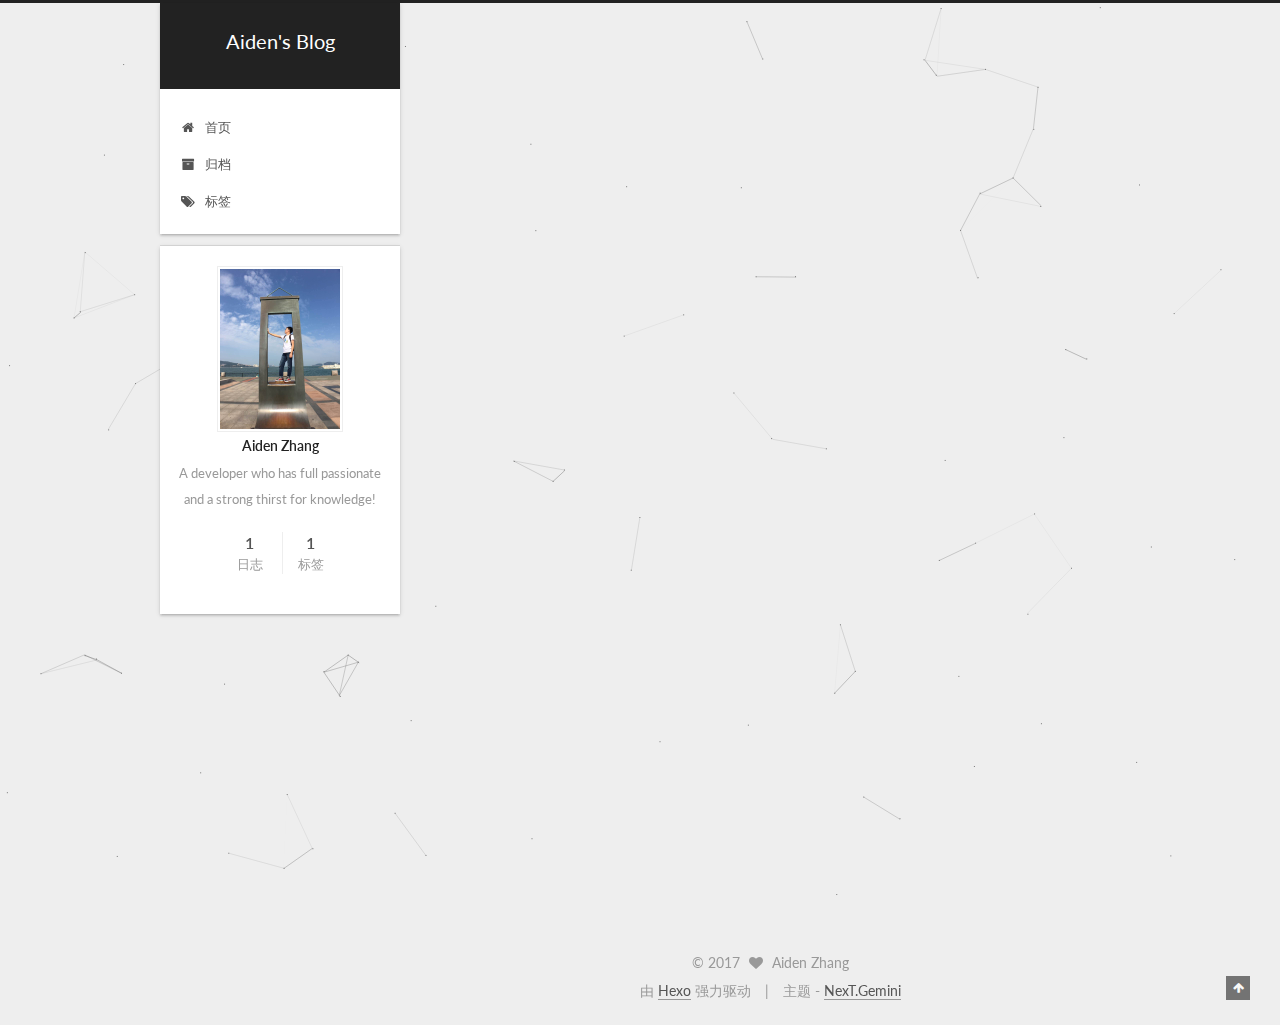
<file: index.html>
<!DOCTYPE html>



  


<html class="theme-next gemini use-motion" lang="zh-Hans">
<head>
  <meta charset="UTF-8"/>
<meta http-equiv="X-UA-Compatible" content="IE=edge" />
<meta name="viewport" content="width=device-width, initial-scale=1, maximum-scale=1"/>
<meta name="theme-color" content="#222">









<meta http-equiv="Cache-Control" content="no-transform" />
<meta http-equiv="Cache-Control" content="no-siteapp" />















  
  
  <link href="/lib/fancybox/source/jquery.fancybox.css?v=2.1.5" rel="stylesheet" type="text/css" />




  
  
  
  

  
    
    
  

  

  

  

  

  
    
    
    <link href="//fonts.googleapis.com/css?family=Lato:300,300italic,400,400italic,700,700italic&subset=latin,latin-ext" rel="stylesheet" type="text/css">
  






<link href="/lib/font-awesome/css/font-awesome.min.css?v=4.6.2" rel="stylesheet" type="text/css" />

<link href="/css/main.css?v=5.1.2" rel="stylesheet" type="text/css" />


  <meta name="keywords" content="Hexo, NexT" />








  <link rel="shortcut icon" type="image/x-icon" href="/favicon.ico?v=5.1.2" />






<meta name="description" content="A developer who has full passionate and a strong thirst for knowledge!">
<meta property="og:type" content="website">
<meta property="og:title" content="Aiden&#39;s Blog">
<meta property="og:url" content="http://yoursite.com/index.html">
<meta property="og:site_name" content="Aiden&#39;s Blog">
<meta property="og:description" content="A developer who has full passionate and a strong thirst for knowledge!">
<meta property="og:locale" content="zh-Hans">
<meta name="twitter:card" content="summary">
<meta name="twitter:title" content="Aiden&#39;s Blog">
<meta name="twitter:description" content="A developer who has full passionate and a strong thirst for knowledge!">



<script type="text/javascript" id="hexo.configurations">
  var NexT = window.NexT || {};
  var CONFIG = {
    root: '/',
    scheme: 'Gemini',
    sidebar: {"position":"left","display":"post","offset":12,"offset_float":12,"b2t":false,"scrollpercent":false,"onmobile":false},
    fancybox: true,
    tabs: true,
    motion: true,
    duoshuo: {
      userId: '0',
      author: '博主'
    },
    algolia: {
      applicationID: '',
      apiKey: '',
      indexName: '',
      hits: {"per_page":10},
      labels: {"input_placeholder":"Search for Posts","hits_empty":"We didn't find any results for the search: ${query}","hits_stats":"${hits} results found in ${time} ms"}
    }
  };
</script>



  <link rel="canonical" href="http://yoursite.com/"/>





  <title>Aiden's Blog</title>
  














</head>

<body itemscope itemtype="http://schema.org/WebPage" lang="zh-Hans">

  
  
    
  

  <div class="container sidebar-position-left 
   page-home 
 ">
    <div class="headband"></div>

    <header id="header" class="header" itemscope itemtype="http://schema.org/WPHeader">
      <div class="header-inner"><div class="site-brand-wrapper">
  <div class="site-meta ">
    

    <div class="custom-logo-site-title">
      <a href="/"  class="brand" rel="start">
        <span class="logo-line-before"><i></i></span>
        <span class="site-title">Aiden's Blog</span>
        <span class="logo-line-after"><i></i></span>
      </a>
    </div>
      
        <p class="site-subtitle"></p>
      
  </div>

  <div class="site-nav-toggle">
    <button>
      <span class="btn-bar"></span>
      <span class="btn-bar"></span>
      <span class="btn-bar"></span>
    </button>
  </div>
</div>

<nav class="site-nav">
  

  
    <ul id="menu" class="menu">
      
        
        <li class="menu-item menu-item-home">
          <a href="/" rel="section">
            
              <i class="menu-item-icon fa fa-fw fa-home"></i> <br />
            
            首页
          </a>
        </li>
      
        
        <li class="menu-item menu-item-archives">
          <a href="/archives/" rel="section">
            
              <i class="menu-item-icon fa fa-fw fa-archive"></i> <br />
            
            归档
          </a>
        </li>
      
        
        <li class="menu-item menu-item-tags">
          <a href="/tags/" rel="section">
            
              <i class="menu-item-icon fa fa-fw fa-tags"></i> <br />
            
            标签
          </a>
        </li>
      

      
    </ul>
  

  
</nav>



 </div>
    </header>

    <main id="main" class="main">
      <div class="main-inner">
        <div class="content-wrap">
          <div id="content" class="content">
            
  <section id="posts" class="posts-expand">
    
      

  

  
  
  

  <article class="post post-type-normal" itemscope itemtype="http://schema.org/Article">
  
  
  
  <div class="post-block">
    <link itemprop="mainEntityOfPage" href="http://yoursite.com/2017/09/24/利用Ajax请求上传文件/">

    <span hidden itemprop="author" itemscope itemtype="http://schema.org/Person">
      <meta itemprop="name" content="Aiden Zhang">
      <meta itemprop="description" content="">
      <meta itemprop="image" content="/images/me.jpg">
    </span>

    <span hidden itemprop="publisher" itemscope itemtype="http://schema.org/Organization">
      <meta itemprop="name" content="Aiden's Blog">
    </span>

    
      <header class="post-header">

        
        
          <h1 class="post-title" itemprop="name headline">
                
                <a class="post-title-link" href="/2017/09/24/利用Ajax请求上传文件/" itemprop="url">Ajax请求上传文件</a></h1>
        

        <div class="post-meta">
          <span class="post-time">
            
              <span class="post-meta-item-icon">
                <i class="fa fa-calendar-o"></i>
              </span>
              
                <span class="post-meta-item-text">发表于</span>
              
              <time title="创建于" itemprop="dateCreated datePublished" datetime="2017-09-24T20:42:33+08:00">
                2017-09-24
              </time>
            

            

            
          </span>

          

          
            
          

          
          

          

          

          

        </div>
      </header>
    

    
    
    
    <div class="post-body" itemprop="articleBody">

      
      

      
        
          
            <h4 id="使用formData-通过Ajax请求上传文件"><a href="#使用formData-通过Ajax请求上传文件" class="headerlink" title="使用formData, 通过Ajax请求上传文件"></a>使用formData, 通过Ajax请求上传文件</h4><p>html代码:</p>
<figure class="highlight html"><table><tr><td class="gutter"><pre><div class="line">1</div><div class="line">2</div><div class="line">3</div><div class="line">4</div><div class="line">5</div></pre></td><td class="code"><pre><div class="line"><span class="tag">&lt;<span class="name">form</span> <span class="attr">id</span>=<span class="string">"form1"</span>&gt;</span></div><div class="line">  用户昵称:  <span class="tag">&lt;<span class="name">input</span> <span class="attr">type</span>=<span class="string">"text"</span> <span class="attr">name</span>=<span class="string">"nickName"</span>&gt;</span> <span class="tag">&lt;<span class="name">br</span>&gt;</span></div><div class="line">  用户头像:  <span class="tag">&lt;<span class="name">input</span> <span class="attr">type</span>=<span class="string">"file"</span> <span class="attr">name</span>=<span class="string">"file"</span>&gt;</span> <span class="tag">&lt;<span class="name">br</span>&gt;</span></div><div class="line">  <span class="tag">&lt;<span class="name">input</span> <span class="attr">type</span>=<span class="string">"button"</span> <span class="attr">value</span>=<span class="string">"上传"</span> <span class="attr">onclick</span>=<span class="string">"ajaxUpload()"</span>&gt;</span></div><div class="line"><span class="tag">&lt;/<span class="name">form</span>&gt;</span></div></pre></td></tr></table></figure>
<p>JS代码:</p>
<figure class="highlight js"><table><tr><td class="gutter"><pre><div class="line">1</div><div class="line">2</div><div class="line">3</div><div class="line">4</div><div class="line">5</div><div class="line">6</div><div class="line">7</div><div class="line">8</div><div class="line">9</div><div class="line">10</div><div class="line">11</div><div class="line">12</div><div class="line">13</div><div class="line">14</div></pre></td><td class="code"><pre><div class="line">&lt;script&gt;</div><div class="line">    <span class="function"><span class="keyword">function</span> <span class="title">ajaxUpload</span>(<span class="params"></span>)</span>&#123;</div><div class="line">    <span class="keyword">var</span> xhr = <span class="keyword">new</span> XMLHttpRequest();</div><div class="line">    xhr.open(<span class="string">"post"</span>,<span class="string">"./php/saveFiles.php"</span>);</div><div class="line">    xhr.onload =<span class="function"><span class="keyword">function</span>(<span class="params"></span>)</span>&#123;</div><div class="line">      <span class="keyword">if</span>(xhr.status == <span class="number">200</span>)&#123;</div><div class="line">        <span class="built_in">console</span>.log(xhr.responseText);</div><div class="line">      &#125;</div><div class="line">    &#125;;</div><div class="line">    <span class="comment">//将一个form表单中的数据序列化成1个FormData对象.</span></div><div class="line">    <span class="keyword">var</span> formData = <span class="keyword">new</span> FormData(<span class="built_in">document</span>.getElementById(<span class="string">"form1"</span>));</div><div class="line">    xhr.send(formData);</div><div class="line">    &#125;</div><div class="line">&lt;<span class="regexp">/script&gt;</span></div></pre></td></tr></table></figure>
<h4 id="但是ajax请求存在一定兼容性问题-所以一般不推荐使用-而使用一些上传文件的插件为主"><a href="#但是ajax请求存在一定兼容性问题-所以一般不推荐使用-而使用一些上传文件的插件为主" class="headerlink" title="但是ajax请求存在一定兼容性问题, 所以一般不推荐使用, 而使用一些上传文件的插件为主."></a>但是ajax请求存在一定兼容性问题, 所以一般不推荐使用, 而使用一些上传文件的插件为主.</h4><h4 id="具体兼容性的问题-会在后续播客中更新"><a href="#具体兼容性的问题-会在后续播客中更新" class="headerlink" title="具体兼容性的问题, 会在后续播客中更新. ^_^"></a>具体兼容性的问题, 会在后续播客中更新. ^_^</h4>
          
        
      
    </div>
    
    
    

    

    

    

    <footer class="post-footer">
      

      

      

      
      
        <div class="post-eof"></div>
      
    </footer>
  </div>
  
  
  
  </article>


    
  </section>

  


          </div>
          


          

        </div>
        
          
  
  <div class="sidebar-toggle">
    <div class="sidebar-toggle-line-wrap">
      <span class="sidebar-toggle-line sidebar-toggle-line-first"></span>
      <span class="sidebar-toggle-line sidebar-toggle-line-middle"></span>
      <span class="sidebar-toggle-line sidebar-toggle-line-last"></span>
    </div>
  </div>

  <aside id="sidebar" class="sidebar">
    
    <div class="sidebar-inner">

      

      

      <section class="site-overview sidebar-panel sidebar-panel-active">
        <div class="site-author motion-element" itemprop="author" itemscope itemtype="http://schema.org/Person">
          <img class="site-author-image" itemprop="image"
               src="/images/me.jpg"
               alt="Aiden Zhang" />
          <p class="site-author-name" itemprop="name">Aiden Zhang</p>
           
              <p class="site-description motion-element" itemprop="description">A developer who has full passionate and a strong thirst for knowledge!</p>
          
        </div>
        <nav class="site-state motion-element">

          
            <div class="site-state-item site-state-posts">
              <a href="/archives/">
                <span class="site-state-item-count">1</span>
                <span class="site-state-item-name">日志</span>
              </a>
            </div>
          

          

          
            
            
            <div class="site-state-item site-state-tags">
              <a href="/tags/index.html">
                <span class="site-state-item-count">1</span>
                <span class="site-state-item-name">标签</span>
              </a>
            </div>
          

        </nav>

        

        <div class="links-of-author motion-element">
          
        </div>

        
        

        
        

        


      </section>

      

      

    </div>
  </aside>


        
      </div>
    </main>

    <footer id="footer" class="footer">
      <div class="footer-inner">
        <div class="copyright" >
  
  &copy; 
  <span itemprop="copyrightYear">2017</span>
  <span class="with-love">
    <i class="fa fa-heart"></i>
  </span>
  <span class="author" itemprop="copyrightHolder">Aiden Zhang</span>
</div>


<div class="powered-by">
  由 <a class="theme-link" href="https://hexo.io">Hexo</a> 强力驱动
</div>

<div class="theme-info">
  主题 -
  <a class="theme-link" href="https://github.com/iissnan/hexo-theme-next">
    NexT.Gemini
  </a>
</div>


        

        
      </div>
    </footer>

    
      <div class="back-to-top">
        <i class="fa fa-arrow-up"></i>
        
      </div>
    

  </div>

  

<script type="text/javascript">
  if (Object.prototype.toString.call(window.Promise) !== '[object Function]') {
    window.Promise = null;
  }
</script>









  


  











  
  <script type="text/javascript" src="/lib/jquery/index.js?v=2.1.3"></script>

  
  <script type="text/javascript" src="/lib/fastclick/lib/fastclick.min.js?v=1.0.6"></script>

  
  <script type="text/javascript" src="/lib/jquery_lazyload/jquery.lazyload.js?v=1.9.7"></script>

  
  <script type="text/javascript" src="/lib/velocity/velocity.min.js?v=1.2.1"></script>

  
  <script type="text/javascript" src="/lib/velocity/velocity.ui.min.js?v=1.2.1"></script>

  
  <script type="text/javascript" src="/lib/fancybox/source/jquery.fancybox.pack.js?v=2.1.5"></script>

  
  <script type="text/javascript" src="/lib/canvas-nest/canvas-nest.min.js"></script>


  


  <script type="text/javascript" src="/js/src/utils.js?v=5.1.2"></script>

  <script type="text/javascript" src="/js/src/motion.js?v=5.1.2"></script>



  
  


  <script type="text/javascript" src="/js/src/affix.js?v=5.1.2"></script>

  <script type="text/javascript" src="/js/src/schemes/pisces.js?v=5.1.2"></script>



  
    <script type="text/javascript" src="/js/src/scrollspy.js?v=5.1.2"></script>
<script type="text/javascript" src="/js/src/post-details.js?v=5.1.2"></script>

  

  


  <script type="text/javascript" src="/js/src/bootstrap.js?v=5.1.2"></script>



  


  




	





  





  






  





  

  

  

  

  

  

</body>
</html>
</file>
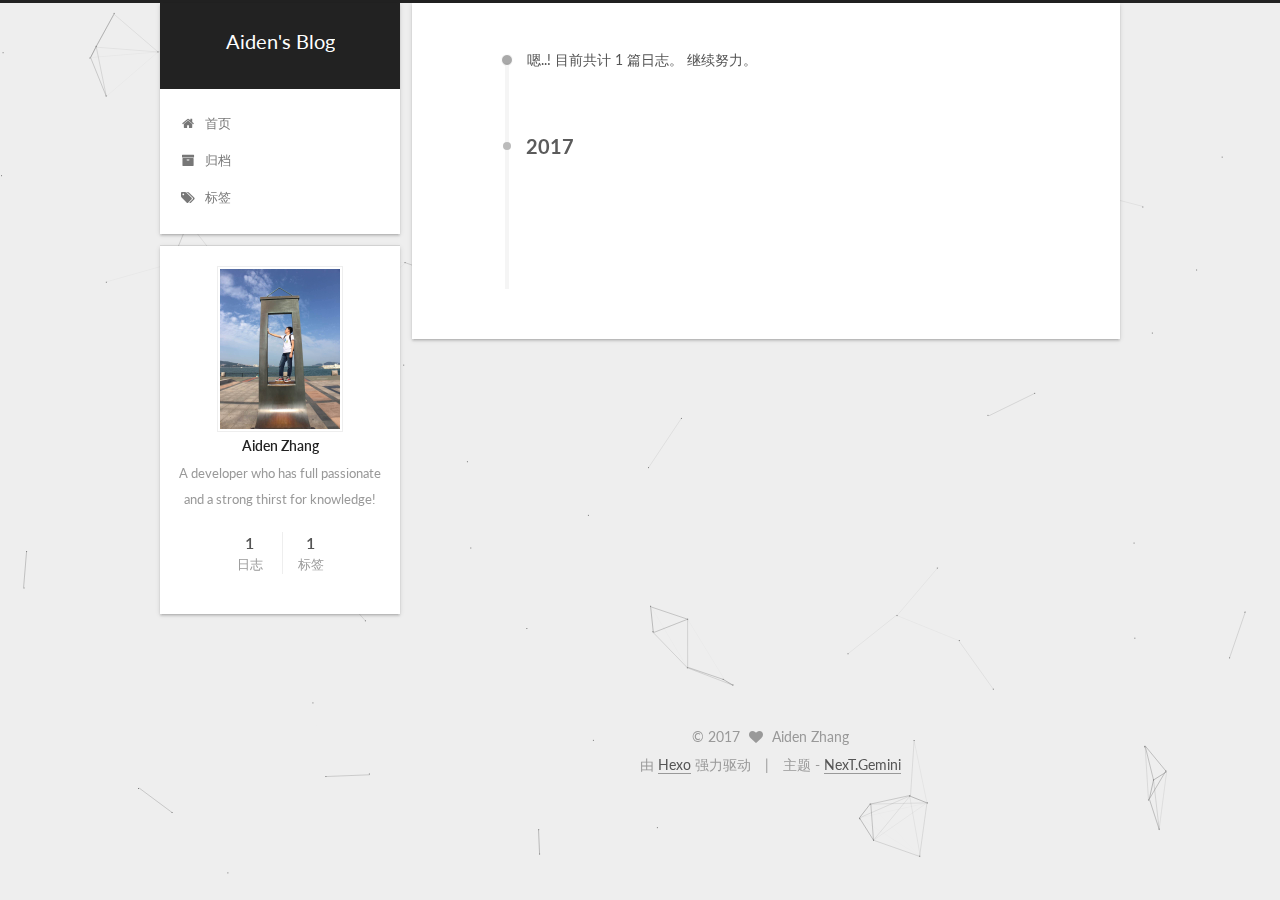
<file: archives/index.html>
<!DOCTYPE html>



  


<html class="theme-next gemini use-motion" lang="zh-Hans">
<head>
  <meta charset="UTF-8"/>
<meta http-equiv="X-UA-Compatible" content="IE=edge" />
<meta name="viewport" content="width=device-width, initial-scale=1, maximum-scale=1"/>
<meta name="theme-color" content="#222">









<meta http-equiv="Cache-Control" content="no-transform" />
<meta http-equiv="Cache-Control" content="no-siteapp" />















  
  
  <link href="/lib/fancybox/source/jquery.fancybox.css?v=2.1.5" rel="stylesheet" type="text/css" />




  
  
  
  

  
    
    
  

  

  

  

  

  
    
    
    <link href="//fonts.googleapis.com/css?family=Lato:300,300italic,400,400italic,700,700italic&subset=latin,latin-ext" rel="stylesheet" type="text/css">
  






<link href="/lib/font-awesome/css/font-awesome.min.css?v=4.6.2" rel="stylesheet" type="text/css" />

<link href="/css/main.css?v=5.1.2" rel="stylesheet" type="text/css" />


  <meta name="keywords" content="Hexo, NexT" />








  <link rel="shortcut icon" type="image/x-icon" href="/favicon.ico?v=5.1.2" />






<meta name="description" content="A developer who has full passionate and a strong thirst for knowledge!">
<meta property="og:type" content="website">
<meta property="og:title" content="Aiden&#39;s Blog">
<meta property="og:url" content="http://yoursite.com/archives/index.html">
<meta property="og:site_name" content="Aiden&#39;s Blog">
<meta property="og:description" content="A developer who has full passionate and a strong thirst for knowledge!">
<meta property="og:locale" content="zh-Hans">
<meta name="twitter:card" content="summary">
<meta name="twitter:title" content="Aiden&#39;s Blog">
<meta name="twitter:description" content="A developer who has full passionate and a strong thirst for knowledge!">



<script type="text/javascript" id="hexo.configurations">
  var NexT = window.NexT || {};
  var CONFIG = {
    root: '/',
    scheme: 'Gemini',
    sidebar: {"position":"left","display":"post","offset":12,"offset_float":12,"b2t":false,"scrollpercent":false,"onmobile":false},
    fancybox: true,
    tabs: true,
    motion: true,
    duoshuo: {
      userId: '0',
      author: '博主'
    },
    algolia: {
      applicationID: '',
      apiKey: '',
      indexName: '',
      hits: {"per_page":10},
      labels: {"input_placeholder":"Search for Posts","hits_empty":"We didn't find any results for the search: ${query}","hits_stats":"${hits} results found in ${time} ms"}
    }
  };
</script>



  <link rel="canonical" href="http://yoursite.com/archives/"/>





  <title>归档 | Aiden's Blog</title>
  














</head>

<body itemscope itemtype="http://schema.org/WebPage" lang="zh-Hans">

  
  
    
  

  <div class="container sidebar-position-left  page-archive  ">
    <div class="headband"></div>

    <header id="header" class="header" itemscope itemtype="http://schema.org/WPHeader">
      <div class="header-inner"><div class="site-brand-wrapper">
  <div class="site-meta ">
    

    <div class="custom-logo-site-title">
      <a href="/"  class="brand" rel="start">
        <span class="logo-line-before"><i></i></span>
        <span class="site-title">Aiden's Blog</span>
        <span class="logo-line-after"><i></i></span>
      </a>
    </div>
      
        <p class="site-subtitle"></p>
      
  </div>

  <div class="site-nav-toggle">
    <button>
      <span class="btn-bar"></span>
      <span class="btn-bar"></span>
      <span class="btn-bar"></span>
    </button>
  </div>
</div>

<nav class="site-nav">
  

  
    <ul id="menu" class="menu">
      
        
        <li class="menu-item menu-item-home">
          <a href="/" rel="section">
            
              <i class="menu-item-icon fa fa-fw fa-home"></i> <br />
            
            首页
          </a>
        </li>
      
        
        <li class="menu-item menu-item-archives">
          <a href="/archives/" rel="section">
            
              <i class="menu-item-icon fa fa-fw fa-archive"></i> <br />
            
            归档
          </a>
        </li>
      
        
        <li class="menu-item menu-item-tags">
          <a href="/tags/" rel="section">
            
              <i class="menu-item-icon fa fa-fw fa-tags"></i> <br />
            
            标签
          </a>
        </li>
      

      
    </ul>
  

  
</nav>



 </div>
    </header>

    <main id="main" class="main">
      <div class="main-inner">
        <div class="content-wrap">
          <div id="content" class="content">
            

  
  
  
  <div class="post-block archive">
    <div id="posts" class="posts-collapse">
      <span class="archive-move-on"></span>

      <span class="archive-page-counter">
        
        
        
          
        
        嗯..! 目前共计 1 篇日志。 继续努力。
      </span>

      

        
        
        

        
          
          <div class="collection-title">
            <h2 class="archive-year motion-element" id="archive-year-2017">2017</h2>
          </div>
        
        

        

  <article class="post post-type-normal" itemscope itemtype="http://schema.org/Article">
    <header class="post-header">

      <h2 class="post-title">
        
            <a class="post-title-link" href="/2017/09/24/利用Ajax请求上传文件/" itemprop="url">
              
                <span itemprop="name">Ajax请求上传文件</span>
              
            </a>
        
      </h2>

      <div class="post-meta">
        <time class="post-time" itemprop="dateCreated"
              datetime="2017-09-24T20:42:33+08:00"
              content="2017-09-24" >
          09-24
        </time>
      </div>

    </header>
  </article>



      

    </div>
  </div>
  
  
  

  



          </div>
          


          

        </div>
        
          
  
  <div class="sidebar-toggle">
    <div class="sidebar-toggle-line-wrap">
      <span class="sidebar-toggle-line sidebar-toggle-line-first"></span>
      <span class="sidebar-toggle-line sidebar-toggle-line-middle"></span>
      <span class="sidebar-toggle-line sidebar-toggle-line-last"></span>
    </div>
  </div>

  <aside id="sidebar" class="sidebar">
    
    <div class="sidebar-inner">

      

      

      <section class="site-overview sidebar-panel sidebar-panel-active">
        <div class="site-author motion-element" itemprop="author" itemscope itemtype="http://schema.org/Person">
          <img class="site-author-image" itemprop="image"
               src="/images/me.jpg"
               alt="Aiden Zhang" />
          <p class="site-author-name" itemprop="name">Aiden Zhang</p>
           
              <p class="site-description motion-element" itemprop="description">A developer who has full passionate and a strong thirst for knowledge!</p>
          
        </div>
        <nav class="site-state motion-element">

          
            <div class="site-state-item site-state-posts">
              <a href="/archives/">
                <span class="site-state-item-count">1</span>
                <span class="site-state-item-name">日志</span>
              </a>
            </div>
          

          

          
            
            
            <div class="site-state-item site-state-tags">
              <a href="/tags/index.html">
                <span class="site-state-item-count">1</span>
                <span class="site-state-item-name">标签</span>
              </a>
            </div>
          

        </nav>

        

        <div class="links-of-author motion-element">
          
        </div>

        
        

        
        

        


      </section>

      

      

    </div>
  </aside>


        
      </div>
    </main>

    <footer id="footer" class="footer">
      <div class="footer-inner">
        <div class="copyright" >
  
  &copy; 
  <span itemprop="copyrightYear">2017</span>
  <span class="with-love">
    <i class="fa fa-heart"></i>
  </span>
  <span class="author" itemprop="copyrightHolder">Aiden Zhang</span>
</div>


<div class="powered-by">
  由 <a class="theme-link" href="https://hexo.io">Hexo</a> 强力驱动
</div>

<div class="theme-info">
  主题 -
  <a class="theme-link" href="https://github.com/iissnan/hexo-theme-next">
    NexT.Gemini
  </a>
</div>


        

        
      </div>
    </footer>

    
      <div class="back-to-top">
        <i class="fa fa-arrow-up"></i>
        
      </div>
    

  </div>

  

<script type="text/javascript">
  if (Object.prototype.toString.call(window.Promise) !== '[object Function]') {
    window.Promise = null;
  }
</script>









  


  











  
  <script type="text/javascript" src="/lib/jquery/index.js?v=2.1.3"></script>

  
  <script type="text/javascript" src="/lib/fastclick/lib/fastclick.min.js?v=1.0.6"></script>

  
  <script type="text/javascript" src="/lib/jquery_lazyload/jquery.lazyload.js?v=1.9.7"></script>

  
  <script type="text/javascript" src="/lib/velocity/velocity.min.js?v=1.2.1"></script>

  
  <script type="text/javascript" src="/lib/velocity/velocity.ui.min.js?v=1.2.1"></script>

  
  <script type="text/javascript" src="/lib/fancybox/source/jquery.fancybox.pack.js?v=2.1.5"></script>

  
  <script type="text/javascript" src="/lib/canvas-nest/canvas-nest.min.js"></script>


  


  <script type="text/javascript" src="/js/src/utils.js?v=5.1.2"></script>

  <script type="text/javascript" src="/js/src/motion.js?v=5.1.2"></script>



  
  


  <script type="text/javascript" src="/js/src/affix.js?v=5.1.2"></script>

  <script type="text/javascript" src="/js/src/schemes/pisces.js?v=5.1.2"></script>



  
  
    <script type="text/javascript" id="motion.page.archive">
      $('.archive-year').velocity('transition.slideLeftIn');
    </script>
  


  


  <script type="text/javascript" src="/js/src/bootstrap.js?v=5.1.2"></script>



  


  




	





  





  






  





  

  

  

  

  

  

</body>
</html>
</file>
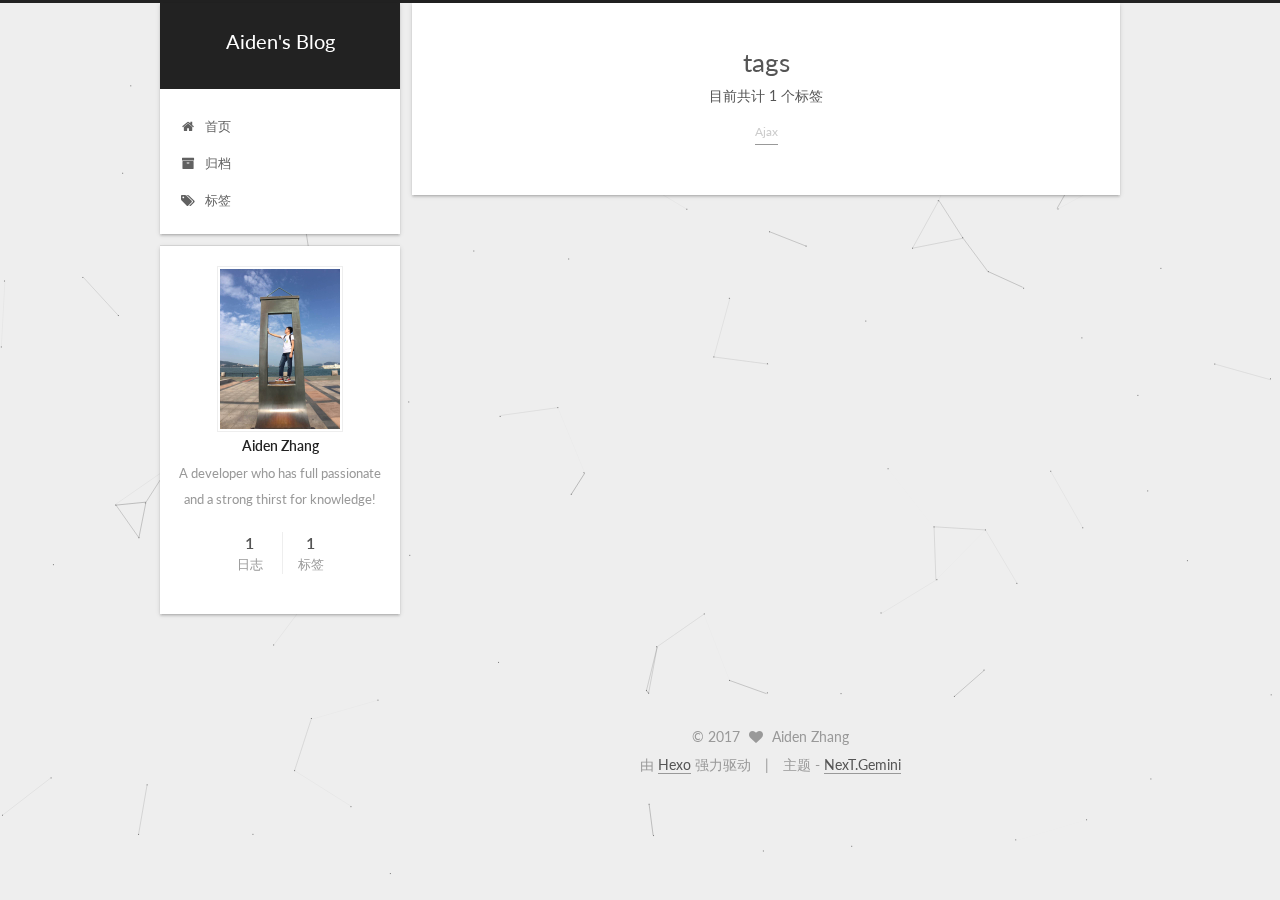
<file: tags/index.html>
<!DOCTYPE html>



  


<html class="theme-next gemini use-motion" lang="zh-Hans">
<head>
  <meta charset="UTF-8"/>
<meta http-equiv="X-UA-Compatible" content="IE=edge" />
<meta name="viewport" content="width=device-width, initial-scale=1, maximum-scale=1"/>
<meta name="theme-color" content="#222">









<meta http-equiv="Cache-Control" content="no-transform" />
<meta http-equiv="Cache-Control" content="no-siteapp" />















  
  
  <link href="/lib/fancybox/source/jquery.fancybox.css?v=2.1.5" rel="stylesheet" type="text/css" />




  
  
  
  

  
    
    
  

  

  

  

  

  
    
    
    <link href="//fonts.googleapis.com/css?family=Lato:300,300italic,400,400italic,700,700italic&subset=latin,latin-ext" rel="stylesheet" type="text/css">
  






<link href="/lib/font-awesome/css/font-awesome.min.css?v=4.6.2" rel="stylesheet" type="text/css" />

<link href="/css/main.css?v=5.1.2" rel="stylesheet" type="text/css" />


  <meta name="keywords" content="Hexo, NexT" />








  <link rel="shortcut icon" type="image/x-icon" href="/favicon.ico?v=5.1.2" />






<meta name="description" content="A developer who has full passionate and a strong thirst for knowledge!">
<meta property="og:type" content="website">
<meta property="og:title" content="tags">
<meta property="og:url" content="http://yoursite.com/tags/index.html">
<meta property="og:site_name" content="Aiden&#39;s Blog">
<meta property="og:description" content="A developer who has full passionate and a strong thirst for knowledge!">
<meta property="og:locale" content="zh-Hans">
<meta property="og:updated_time" content="2017-09-25T05:16:35.973Z">
<meta name="twitter:card" content="summary">
<meta name="twitter:title" content="tags">
<meta name="twitter:description" content="A developer who has full passionate and a strong thirst for knowledge!">



<script type="text/javascript" id="hexo.configurations">
  var NexT = window.NexT || {};
  var CONFIG = {
    root: '/',
    scheme: 'Gemini',
    sidebar: {"position":"left","display":"post","offset":12,"offset_float":12,"b2t":false,"scrollpercent":false,"onmobile":false},
    fancybox: true,
    tabs: true,
    motion: true,
    duoshuo: {
      userId: '0',
      author: '博主'
    },
    algolia: {
      applicationID: '',
      apiKey: '',
      indexName: '',
      hits: {"per_page":10},
      labels: {"input_placeholder":"Search for Posts","hits_empty":"We didn't find any results for the search: ${query}","hits_stats":"${hits} results found in ${time} ms"}
    }
  };
</script>



  <link rel="canonical" href="http://yoursite.com/tags/"/>





  <title>tags | Aiden's Blog</title>
  














</head>

<body itemscope itemtype="http://schema.org/WebPage" lang="zh-Hans">

  
  
    
  

  <div class="container sidebar-position-left page-post-detail ">
    <div class="headband"></div>

    <header id="header" class="header" itemscope itemtype="http://schema.org/WPHeader">
      <div class="header-inner"><div class="site-brand-wrapper">
  <div class="site-meta ">
    

    <div class="custom-logo-site-title">
      <a href="/"  class="brand" rel="start">
        <span class="logo-line-before"><i></i></span>
        <span class="site-title">Aiden's Blog</span>
        <span class="logo-line-after"><i></i></span>
      </a>
    </div>
      
        <p class="site-subtitle"></p>
      
  </div>

  <div class="site-nav-toggle">
    <button>
      <span class="btn-bar"></span>
      <span class="btn-bar"></span>
      <span class="btn-bar"></span>
    </button>
  </div>
</div>

<nav class="site-nav">
  

  
    <ul id="menu" class="menu">
      
        
        <li class="menu-item menu-item-home">
          <a href="/" rel="section">
            
              <i class="menu-item-icon fa fa-fw fa-home"></i> <br />
            
            首页
          </a>
        </li>
      
        
        <li class="menu-item menu-item-archives">
          <a href="/archives/" rel="section">
            
              <i class="menu-item-icon fa fa-fw fa-archive"></i> <br />
            
            归档
          </a>
        </li>
      
        
        <li class="menu-item menu-item-tags">
          <a href="/tags/" rel="section">
            
              <i class="menu-item-icon fa fa-fw fa-tags"></i> <br />
            
            标签
          </a>
        </li>
      

      
    </ul>
  

  
</nav>



 </div>
    </header>

    <main id="main" class="main">
      <div class="main-inner">
        <div class="content-wrap">
          <div id="content" class="content">
            

  <div id="posts" class="posts-expand">
    
    
    
    <div class="post-block page">
      <header class="post-header">

	<h1 class="post-title" itemprop="name headline">tags</h1>



</header>

      
      
      
      <div class="post-body">
        
        
          <div class="tag-cloud">
            <div class="tag-cloud-title">
                目前共计 1 个标签
            </div>
            <div class="tag-cloud-tags">
              <a href="/tags/Ajax/" style="font-size: 12px; color: #ccc">Ajax</a>
            </div>
          </div>
        
      </div>
      
      
      
    </div>
    
    
    
  </div>


          </div>
          


          
  <div class="comments" id="comments">
    
  </div>


        </div>
        
          
  
  <div class="sidebar-toggle">
    <div class="sidebar-toggle-line-wrap">
      <span class="sidebar-toggle-line sidebar-toggle-line-first"></span>
      <span class="sidebar-toggle-line sidebar-toggle-line-middle"></span>
      <span class="sidebar-toggle-line sidebar-toggle-line-last"></span>
    </div>
  </div>

  <aside id="sidebar" class="sidebar">
    
    <div class="sidebar-inner">

      

      

      <section class="site-overview sidebar-panel sidebar-panel-active">
        <div class="site-author motion-element" itemprop="author" itemscope itemtype="http://schema.org/Person">
          <img class="site-author-image" itemprop="image"
               src="/images/me.jpg"
               alt="Aiden Zhang" />
          <p class="site-author-name" itemprop="name">Aiden Zhang</p>
           
              <p class="site-description motion-element" itemprop="description">A developer who has full passionate and a strong thirst for knowledge!</p>
          
        </div>
        <nav class="site-state motion-element">

          
            <div class="site-state-item site-state-posts">
              <a href="/archives/">
                <span class="site-state-item-count">1</span>
                <span class="site-state-item-name">日志</span>
              </a>
            </div>
          

          

          
            
            
            <div class="site-state-item site-state-tags">
              <a href="/tags/index.html">
                <span class="site-state-item-count">1</span>
                <span class="site-state-item-name">标签</span>
              </a>
            </div>
          

        </nav>

        

        <div class="links-of-author motion-element">
          
        </div>

        
        

        
        

        


      </section>

      

      

    </div>
  </aside>


        
      </div>
    </main>

    <footer id="footer" class="footer">
      <div class="footer-inner">
        <div class="copyright" >
  
  &copy; 
  <span itemprop="copyrightYear">2017</span>
  <span class="with-love">
    <i class="fa fa-heart"></i>
  </span>
  <span class="author" itemprop="copyrightHolder">Aiden Zhang</span>
</div>


<div class="powered-by">
  由 <a class="theme-link" href="https://hexo.io">Hexo</a> 强力驱动
</div>

<div class="theme-info">
  主题 -
  <a class="theme-link" href="https://github.com/iissnan/hexo-theme-next">
    NexT.Gemini
  </a>
</div>


        

        
      </div>
    </footer>

    
      <div class="back-to-top">
        <i class="fa fa-arrow-up"></i>
        
      </div>
    

  </div>

  

<script type="text/javascript">
  if (Object.prototype.toString.call(window.Promise) !== '[object Function]') {
    window.Promise = null;
  }
</script>









  


  











  
  <script type="text/javascript" src="/lib/jquery/index.js?v=2.1.3"></script>

  
  <script type="text/javascript" src="/lib/fastclick/lib/fastclick.min.js?v=1.0.6"></script>

  
  <script type="text/javascript" src="/lib/jquery_lazyload/jquery.lazyload.js?v=1.9.7"></script>

  
  <script type="text/javascript" src="/lib/velocity/velocity.min.js?v=1.2.1"></script>

  
  <script type="text/javascript" src="/lib/velocity/velocity.ui.min.js?v=1.2.1"></script>

  
  <script type="text/javascript" src="/lib/fancybox/source/jquery.fancybox.pack.js?v=2.1.5"></script>

  
  <script type="text/javascript" src="/lib/canvas-nest/canvas-nest.min.js"></script>


  


  <script type="text/javascript" src="/js/src/utils.js?v=5.1.2"></script>

  <script type="text/javascript" src="/js/src/motion.js?v=5.1.2"></script>



  
  


  <script type="text/javascript" src="/js/src/affix.js?v=5.1.2"></script>

  <script type="text/javascript" src="/js/src/schemes/pisces.js?v=5.1.2"></script>



  
    <script type="text/javascript" src="/js/src/scrollspy.js?v=5.1.2"></script>
<script type="text/javascript" src="/js/src/post-details.js?v=5.1.2"></script>

  

  


  <script type="text/javascript" src="/js/src/bootstrap.js?v=5.1.2"></script>



  


  




	





  





  






  





  

  

  

  

  

  

</body>
</html>
</file>
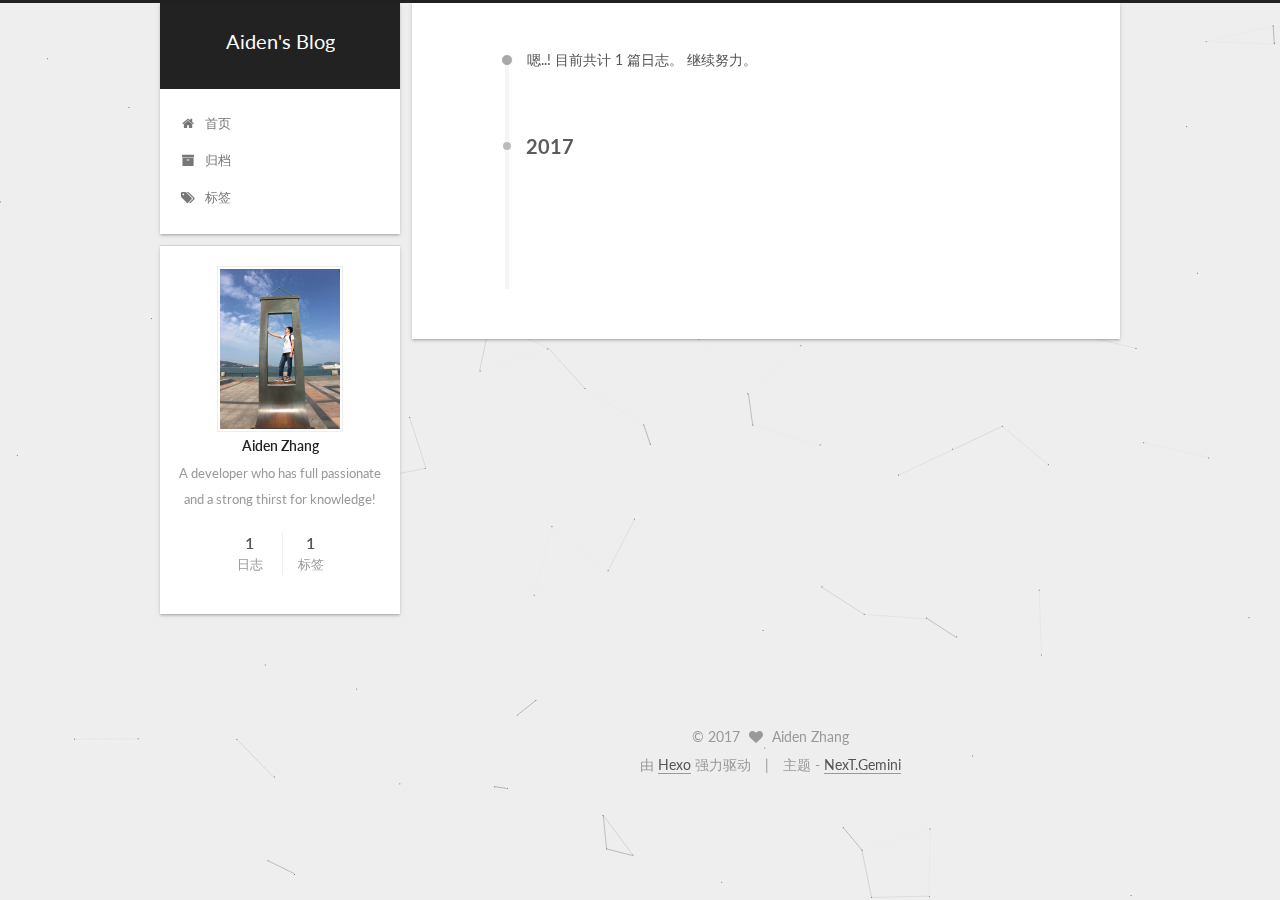
<file: archives/2017/index.html>
<!DOCTYPE html>



  


<html class="theme-next gemini use-motion" lang="zh-Hans">
<head>
  <meta charset="UTF-8"/>
<meta http-equiv="X-UA-Compatible" content="IE=edge" />
<meta name="viewport" content="width=device-width, initial-scale=1, maximum-scale=1"/>
<meta name="theme-color" content="#222">









<meta http-equiv="Cache-Control" content="no-transform" />
<meta http-equiv="Cache-Control" content="no-siteapp" />















  
  
  <link href="/lib/fancybox/source/jquery.fancybox.css?v=2.1.5" rel="stylesheet" type="text/css" />




  
  
  
  

  
    
    
  

  

  

  

  

  
    
    
    <link href="//fonts.googleapis.com/css?family=Lato:300,300italic,400,400italic,700,700italic&subset=latin,latin-ext" rel="stylesheet" type="text/css">
  






<link href="/lib/font-awesome/css/font-awesome.min.css?v=4.6.2" rel="stylesheet" type="text/css" />

<link href="/css/main.css?v=5.1.2" rel="stylesheet" type="text/css" />


  <meta name="keywords" content="Hexo, NexT" />








  <link rel="shortcut icon" type="image/x-icon" href="/favicon.ico?v=5.1.2" />






<meta name="description" content="A developer who has full passionate and a strong thirst for knowledge!">
<meta property="og:type" content="website">
<meta property="og:title" content="Aiden&#39;s Blog">
<meta property="og:url" content="http://yoursite.com/archives/2017/index.html">
<meta property="og:site_name" content="Aiden&#39;s Blog">
<meta property="og:description" content="A developer who has full passionate and a strong thirst for knowledge!">
<meta property="og:locale" content="zh-Hans">
<meta name="twitter:card" content="summary">
<meta name="twitter:title" content="Aiden&#39;s Blog">
<meta name="twitter:description" content="A developer who has full passionate and a strong thirst for knowledge!">



<script type="text/javascript" id="hexo.configurations">
  var NexT = window.NexT || {};
  var CONFIG = {
    root: '/',
    scheme: 'Gemini',
    sidebar: {"position":"left","display":"post","offset":12,"offset_float":12,"b2t":false,"scrollpercent":false,"onmobile":false},
    fancybox: true,
    tabs: true,
    motion: true,
    duoshuo: {
      userId: '0',
      author: '博主'
    },
    algolia: {
      applicationID: '',
      apiKey: '',
      indexName: '',
      hits: {"per_page":10},
      labels: {"input_placeholder":"Search for Posts","hits_empty":"We didn't find any results for the search: ${query}","hits_stats":"${hits} results found in ${time} ms"}
    }
  };
</script>



  <link rel="canonical" href="http://yoursite.com/archives/2017/"/>





  <title>归档 | Aiden's Blog</title>
  














</head>

<body itemscope itemtype="http://schema.org/WebPage" lang="zh-Hans">

  
  
    
  

  <div class="container sidebar-position-left  page-archive  ">
    <div class="headband"></div>

    <header id="header" class="header" itemscope itemtype="http://schema.org/WPHeader">
      <div class="header-inner"><div class="site-brand-wrapper">
  <div class="site-meta ">
    

    <div class="custom-logo-site-title">
      <a href="/"  class="brand" rel="start">
        <span class="logo-line-before"><i></i></span>
        <span class="site-title">Aiden's Blog</span>
        <span class="logo-line-after"><i></i></span>
      </a>
    </div>
      
        <p class="site-subtitle"></p>
      
  </div>

  <div class="site-nav-toggle">
    <button>
      <span class="btn-bar"></span>
      <span class="btn-bar"></span>
      <span class="btn-bar"></span>
    </button>
  </div>
</div>

<nav class="site-nav">
  

  
    <ul id="menu" class="menu">
      
        
        <li class="menu-item menu-item-home">
          <a href="/" rel="section">
            
              <i class="menu-item-icon fa fa-fw fa-home"></i> <br />
            
            首页
          </a>
        </li>
      
        
        <li class="menu-item menu-item-archives">
          <a href="/archives/" rel="section">
            
              <i class="menu-item-icon fa fa-fw fa-archive"></i> <br />
            
            归档
          </a>
        </li>
      
        
        <li class="menu-item menu-item-tags">
          <a href="/tags/" rel="section">
            
              <i class="menu-item-icon fa fa-fw fa-tags"></i> <br />
            
            标签
          </a>
        </li>
      

      
    </ul>
  

  
</nav>



 </div>
    </header>

    <main id="main" class="main">
      <div class="main-inner">
        <div class="content-wrap">
          <div id="content" class="content">
            

  
  
  
  <div class="post-block archive">
    <div id="posts" class="posts-collapse">
      <span class="archive-move-on"></span>

      <span class="archive-page-counter">
        
        
        
          
        
        嗯..! 目前共计 1 篇日志。 继续努力。
      </span>

      

        
        
        

        
          
          <div class="collection-title">
            <h2 class="archive-year motion-element" id="archive-year-2017">2017</h2>
          </div>
        
        

        

  <article class="post post-type-normal" itemscope itemtype="http://schema.org/Article">
    <header class="post-header">

      <h2 class="post-title">
        
            <a class="post-title-link" href="/2017/09/24/利用Ajax请求上传文件/" itemprop="url">
              
                <span itemprop="name">Ajax请求上传文件</span>
              
            </a>
        
      </h2>

      <div class="post-meta">
        <time class="post-time" itemprop="dateCreated"
              datetime="2017-09-24T20:42:33+08:00"
              content="2017-09-24" >
          09-24
        </time>
      </div>

    </header>
  </article>



      

    </div>
  </div>
  
  
  

  



          </div>
          


          

        </div>
        
          
  
  <div class="sidebar-toggle">
    <div class="sidebar-toggle-line-wrap">
      <span class="sidebar-toggle-line sidebar-toggle-line-first"></span>
      <span class="sidebar-toggle-line sidebar-toggle-line-middle"></span>
      <span class="sidebar-toggle-line sidebar-toggle-line-last"></span>
    </div>
  </div>

  <aside id="sidebar" class="sidebar">
    
    <div class="sidebar-inner">

      

      

      <section class="site-overview sidebar-panel sidebar-panel-active">
        <div class="site-author motion-element" itemprop="author" itemscope itemtype="http://schema.org/Person">
          <img class="site-author-image" itemprop="image"
               src="/images/me.jpg"
               alt="Aiden Zhang" />
          <p class="site-author-name" itemprop="name">Aiden Zhang</p>
           
              <p class="site-description motion-element" itemprop="description">A developer who has full passionate and a strong thirst for knowledge!</p>
          
        </div>
        <nav class="site-state motion-element">

          
            <div class="site-state-item site-state-posts">
              <a href="/archives/">
                <span class="site-state-item-count">1</span>
                <span class="site-state-item-name">日志</span>
              </a>
            </div>
          

          

          
            
            
            <div class="site-state-item site-state-tags">
              <a href="/tags/index.html">
                <span class="site-state-item-count">1</span>
                <span class="site-state-item-name">标签</span>
              </a>
            </div>
          

        </nav>

        

        <div class="links-of-author motion-element">
          
        </div>

        
        

        
        

        


      </section>

      

      

    </div>
  </aside>


        
      </div>
    </main>

    <footer id="footer" class="footer">
      <div class="footer-inner">
        <div class="copyright" >
  
  &copy; 
  <span itemprop="copyrightYear">2017</span>
  <span class="with-love">
    <i class="fa fa-heart"></i>
  </span>
  <span class="author" itemprop="copyrightHolder">Aiden Zhang</span>
</div>


<div class="powered-by">
  由 <a class="theme-link" href="https://hexo.io">Hexo</a> 强力驱动
</div>

<div class="theme-info">
  主题 -
  <a class="theme-link" href="https://github.com/iissnan/hexo-theme-next">
    NexT.Gemini
  </a>
</div>


        

        
      </div>
    </footer>

    
      <div class="back-to-top">
        <i class="fa fa-arrow-up"></i>
        
      </div>
    

  </div>

  

<script type="text/javascript">
  if (Object.prototype.toString.call(window.Promise) !== '[object Function]') {
    window.Promise = null;
  }
</script>









  


  











  
  <script type="text/javascript" src="/lib/jquery/index.js?v=2.1.3"></script>

  
  <script type="text/javascript" src="/lib/fastclick/lib/fastclick.min.js?v=1.0.6"></script>

  
  <script type="text/javascript" src="/lib/jquery_lazyload/jquery.lazyload.js?v=1.9.7"></script>

  
  <script type="text/javascript" src="/lib/velocity/velocity.min.js?v=1.2.1"></script>

  
  <script type="text/javascript" src="/lib/velocity/velocity.ui.min.js?v=1.2.1"></script>

  
  <script type="text/javascript" src="/lib/fancybox/source/jquery.fancybox.pack.js?v=2.1.5"></script>

  
  <script type="text/javascript" src="/lib/canvas-nest/canvas-nest.min.js"></script>


  


  <script type="text/javascript" src="/js/src/utils.js?v=5.1.2"></script>

  <script type="text/javascript" src="/js/src/motion.js?v=5.1.2"></script>



  
  


  <script type="text/javascript" src="/js/src/affix.js?v=5.1.2"></script>

  <script type="text/javascript" src="/js/src/schemes/pisces.js?v=5.1.2"></script>



  
  
    <script type="text/javascript" id="motion.page.archive">
      $('.archive-year').velocity('transition.slideLeftIn');
    </script>
  


  


  <script type="text/javascript" src="/js/src/bootstrap.js?v=5.1.2"></script>



  


  




	





  





  






  





  

  

  

  

  

  

</body>
</html>
</file>
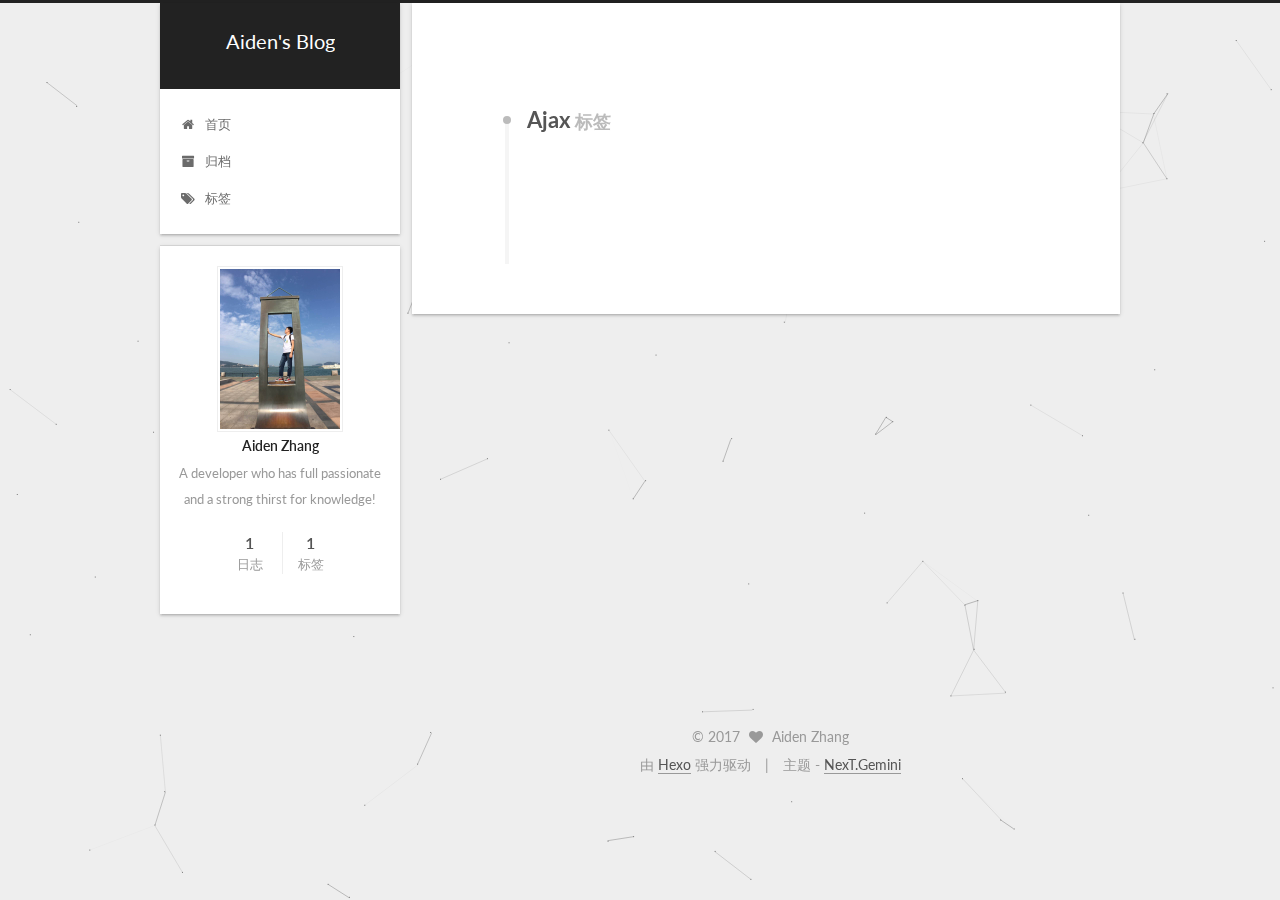
<file: tags/Ajax/index.html>
<!DOCTYPE html>



  


<html class="theme-next gemini use-motion" lang="zh-Hans">
<head>
  <meta charset="UTF-8"/>
<meta http-equiv="X-UA-Compatible" content="IE=edge" />
<meta name="viewport" content="width=device-width, initial-scale=1, maximum-scale=1"/>
<meta name="theme-color" content="#222">









<meta http-equiv="Cache-Control" content="no-transform" />
<meta http-equiv="Cache-Control" content="no-siteapp" />















  
  
  <link href="/lib/fancybox/source/jquery.fancybox.css?v=2.1.5" rel="stylesheet" type="text/css" />




  
  
  
  

  
    
    
  

  

  

  

  

  
    
    
    <link href="//fonts.googleapis.com/css?family=Lato:300,300italic,400,400italic,700,700italic&subset=latin,latin-ext" rel="stylesheet" type="text/css">
  






<link href="/lib/font-awesome/css/font-awesome.min.css?v=4.6.2" rel="stylesheet" type="text/css" />

<link href="/css/main.css?v=5.1.2" rel="stylesheet" type="text/css" />


  <meta name="keywords" content="Hexo, NexT" />








  <link rel="shortcut icon" type="image/x-icon" href="/favicon.ico?v=5.1.2" />






<meta name="description" content="A developer who has full passionate and a strong thirst for knowledge!">
<meta property="og:type" content="website">
<meta property="og:title" content="Aiden&#39;s Blog">
<meta property="og:url" content="http://yoursite.com/tags/Ajax/index.html">
<meta property="og:site_name" content="Aiden&#39;s Blog">
<meta property="og:description" content="A developer who has full passionate and a strong thirst for knowledge!">
<meta property="og:locale" content="zh-Hans">
<meta name="twitter:card" content="summary">
<meta name="twitter:title" content="Aiden&#39;s Blog">
<meta name="twitter:description" content="A developer who has full passionate and a strong thirst for knowledge!">



<script type="text/javascript" id="hexo.configurations">
  var NexT = window.NexT || {};
  var CONFIG = {
    root: '/',
    scheme: 'Gemini',
    sidebar: {"position":"left","display":"post","offset":12,"offset_float":12,"b2t":false,"scrollpercent":false,"onmobile":false},
    fancybox: true,
    tabs: true,
    motion: true,
    duoshuo: {
      userId: '0',
      author: '博主'
    },
    algolia: {
      applicationID: '',
      apiKey: '',
      indexName: '',
      hits: {"per_page":10},
      labels: {"input_placeholder":"Search for Posts","hits_empty":"We didn't find any results for the search: ${query}","hits_stats":"${hits} results found in ${time} ms"}
    }
  };
</script>



  <link rel="canonical" href="http://yoursite.com/tags/Ajax/"/>





  <title>标签: Ajax | Aiden's Blog</title>
  














</head>

<body itemscope itemtype="http://schema.org/WebPage" lang="zh-Hans">

  
  
    
  

  <div class="container sidebar-position-left  ">
    <div class="headband"></div>

    <header id="header" class="header" itemscope itemtype="http://schema.org/WPHeader">
      <div class="header-inner"><div class="site-brand-wrapper">
  <div class="site-meta ">
    

    <div class="custom-logo-site-title">
      <a href="/"  class="brand" rel="start">
        <span class="logo-line-before"><i></i></span>
        <span class="site-title">Aiden's Blog</span>
        <span class="logo-line-after"><i></i></span>
      </a>
    </div>
      
        <p class="site-subtitle"></p>
      
  </div>

  <div class="site-nav-toggle">
    <button>
      <span class="btn-bar"></span>
      <span class="btn-bar"></span>
      <span class="btn-bar"></span>
    </button>
  </div>
</div>

<nav class="site-nav">
  

  
    <ul id="menu" class="menu">
      
        
        <li class="menu-item menu-item-home">
          <a href="/" rel="section">
            
              <i class="menu-item-icon fa fa-fw fa-home"></i> <br />
            
            首页
          </a>
        </li>
      
        
        <li class="menu-item menu-item-archives">
          <a href="/archives/" rel="section">
            
              <i class="menu-item-icon fa fa-fw fa-archive"></i> <br />
            
            归档
          </a>
        </li>
      
        
        <li class="menu-item menu-item-tags">
          <a href="/tags/" rel="section">
            
              <i class="menu-item-icon fa fa-fw fa-tags"></i> <br />
            
            标签
          </a>
        </li>
      

      
    </ul>
  

  
</nav>



 </div>
    </header>

    <main id="main" class="main">
      <div class="main-inner">
        <div class="content-wrap">
          <div id="content" class="content">
            

  
  
  
  <div class="post-block tag">

    <div id="posts" class="posts-collapse">
      <div class="collection-title">
        <h1>Ajax<small>标签</small>
        </h1>
      </div>

      
        

  <article class="post post-type-normal" itemscope itemtype="http://schema.org/Article">
    <header class="post-header">

      <h2 class="post-title">
        
            <a class="post-title-link" href="/2017/09/24/利用Ajax请求上传文件/" itemprop="url">
              
                <span itemprop="name">Ajax请求上传文件</span>
              
            </a>
        
      </h2>

      <div class="post-meta">
        <time class="post-time" itemprop="dateCreated"
              datetime="2017-09-24T20:42:33+08:00"
              content="2017-09-24" >
          09-24
        </time>
      </div>

    </header>
  </article>


      
    </div>

  </div>
  
  
  

  


          </div>
          


          

        </div>
        
          
  
  <div class="sidebar-toggle">
    <div class="sidebar-toggle-line-wrap">
      <span class="sidebar-toggle-line sidebar-toggle-line-first"></span>
      <span class="sidebar-toggle-line sidebar-toggle-line-middle"></span>
      <span class="sidebar-toggle-line sidebar-toggle-line-last"></span>
    </div>
  </div>

  <aside id="sidebar" class="sidebar">
    
    <div class="sidebar-inner">

      

      

      <section class="site-overview sidebar-panel sidebar-panel-active">
        <div class="site-author motion-element" itemprop="author" itemscope itemtype="http://schema.org/Person">
          <img class="site-author-image" itemprop="image"
               src="/images/me.jpg"
               alt="Aiden Zhang" />
          <p class="site-author-name" itemprop="name">Aiden Zhang</p>
           
              <p class="site-description motion-element" itemprop="description">A developer who has full passionate and a strong thirst for knowledge!</p>
          
        </div>
        <nav class="site-state motion-element">

          
            <div class="site-state-item site-state-posts">
              <a href="/archives/">
                <span class="site-state-item-count">1</span>
                <span class="site-state-item-name">日志</span>
              </a>
            </div>
          

          

          
            
            
            <div class="site-state-item site-state-tags">
              <a href="/tags/index.html">
                <span class="site-state-item-count">1</span>
                <span class="site-state-item-name">标签</span>
              </a>
            </div>
          

        </nav>

        

        <div class="links-of-author motion-element">
          
        </div>

        
        

        
        

        


      </section>

      

      

    </div>
  </aside>


        
      </div>
    </main>

    <footer id="footer" class="footer">
      <div class="footer-inner">
        <div class="copyright" >
  
  &copy; 
  <span itemprop="copyrightYear">2017</span>
  <span class="with-love">
    <i class="fa fa-heart"></i>
  </span>
  <span class="author" itemprop="copyrightHolder">Aiden Zhang</span>
</div>


<div class="powered-by">
  由 <a class="theme-link" href="https://hexo.io">Hexo</a> 强力驱动
</div>

<div class="theme-info">
  主题 -
  <a class="theme-link" href="https://github.com/iissnan/hexo-theme-next">
    NexT.Gemini
  </a>
</div>


        

        
      </div>
    </footer>

    
      <div class="back-to-top">
        <i class="fa fa-arrow-up"></i>
        
      </div>
    

  </div>

  

<script type="text/javascript">
  if (Object.prototype.toString.call(window.Promise) !== '[object Function]') {
    window.Promise = null;
  }
</script>









  


  











  
  <script type="text/javascript" src="/lib/jquery/index.js?v=2.1.3"></script>

  
  <script type="text/javascript" src="/lib/fastclick/lib/fastclick.min.js?v=1.0.6"></script>

  
  <script type="text/javascript" src="/lib/jquery_lazyload/jquery.lazyload.js?v=1.9.7"></script>

  
  <script type="text/javascript" src="/lib/velocity/velocity.min.js?v=1.2.1"></script>

  
  <script type="text/javascript" src="/lib/velocity/velocity.ui.min.js?v=1.2.1"></script>

  
  <script type="text/javascript" src="/lib/fancybox/source/jquery.fancybox.pack.js?v=2.1.5"></script>

  
  <script type="text/javascript" src="/lib/canvas-nest/canvas-nest.min.js"></script>


  


  <script type="text/javascript" src="/js/src/utils.js?v=5.1.2"></script>

  <script type="text/javascript" src="/js/src/motion.js?v=5.1.2"></script>



  
  


  <script type="text/javascript" src="/js/src/affix.js?v=5.1.2"></script>

  <script type="text/javascript" src="/js/src/schemes/pisces.js?v=5.1.2"></script>



  
    <script type="text/javascript" src="/js/src/scrollspy.js?v=5.1.2"></script>
<script type="text/javascript" src="/js/src/post-details.js?v=5.1.2"></script>

  

  


  <script type="text/javascript" src="/js/src/bootstrap.js?v=5.1.2"></script>



  


  




	





  





  






  





  

  

  

  

  

  

</body>
</html>
</file>
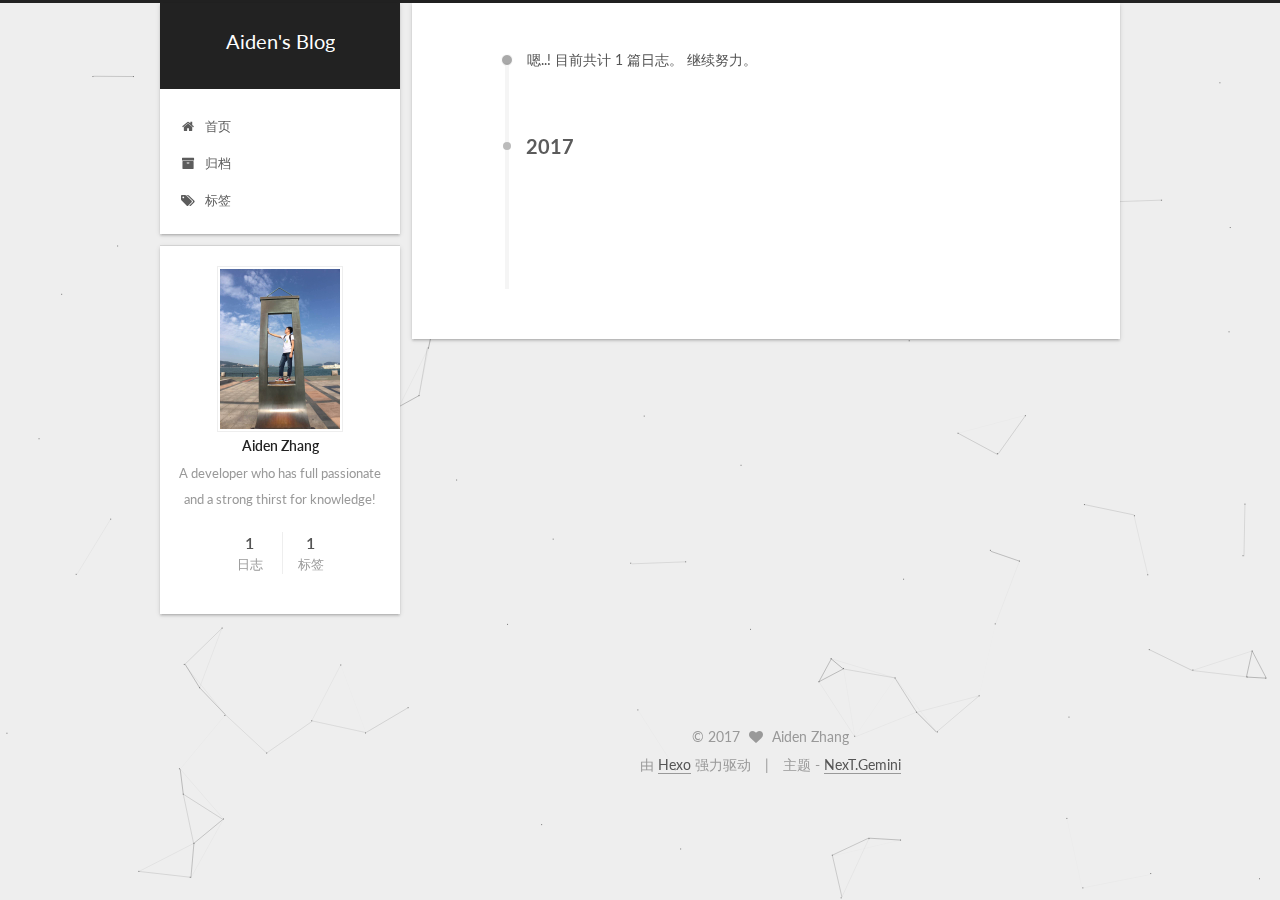
<file: archives/2017/09/index.html>
<!DOCTYPE html>



  


<html class="theme-next gemini use-motion" lang="zh-Hans">
<head>
  <meta charset="UTF-8"/>
<meta http-equiv="X-UA-Compatible" content="IE=edge" />
<meta name="viewport" content="width=device-width, initial-scale=1, maximum-scale=1"/>
<meta name="theme-color" content="#222">









<meta http-equiv="Cache-Control" content="no-transform" />
<meta http-equiv="Cache-Control" content="no-siteapp" />















  
  
  <link href="/lib/fancybox/source/jquery.fancybox.css?v=2.1.5" rel="stylesheet" type="text/css" />




  
  
  
  

  
    
    
  

  

  

  

  

  
    
    
    <link href="//fonts.googleapis.com/css?family=Lato:300,300italic,400,400italic,700,700italic&subset=latin,latin-ext" rel="stylesheet" type="text/css">
  






<link href="/lib/font-awesome/css/font-awesome.min.css?v=4.6.2" rel="stylesheet" type="text/css" />

<link href="/css/main.css?v=5.1.2" rel="stylesheet" type="text/css" />


  <meta name="keywords" content="Hexo, NexT" />








  <link rel="shortcut icon" type="image/x-icon" href="/favicon.ico?v=5.1.2" />






<meta name="description" content="A developer who has full passionate and a strong thirst for knowledge!">
<meta property="og:type" content="website">
<meta property="og:title" content="Aiden&#39;s Blog">
<meta property="og:url" content="http://yoursite.com/archives/2017/09/index.html">
<meta property="og:site_name" content="Aiden&#39;s Blog">
<meta property="og:description" content="A developer who has full passionate and a strong thirst for knowledge!">
<meta property="og:locale" content="zh-Hans">
<meta name="twitter:card" content="summary">
<meta name="twitter:title" content="Aiden&#39;s Blog">
<meta name="twitter:description" content="A developer who has full passionate and a strong thirst for knowledge!">



<script type="text/javascript" id="hexo.configurations">
  var NexT = window.NexT || {};
  var CONFIG = {
    root: '/',
    scheme: 'Gemini',
    sidebar: {"position":"left","display":"post","offset":12,"offset_float":12,"b2t":false,"scrollpercent":false,"onmobile":false},
    fancybox: true,
    tabs: true,
    motion: true,
    duoshuo: {
      userId: '0',
      author: '博主'
    },
    algolia: {
      applicationID: '',
      apiKey: '',
      indexName: '',
      hits: {"per_page":10},
      labels: {"input_placeholder":"Search for Posts","hits_empty":"We didn't find any results for the search: ${query}","hits_stats":"${hits} results found in ${time} ms"}
    }
  };
</script>



  <link rel="canonical" href="http://yoursite.com/archives/2017/09/"/>





  <title>归档 | Aiden's Blog</title>
  














</head>

<body itemscope itemtype="http://schema.org/WebPage" lang="zh-Hans">

  
  
    
  

  <div class="container sidebar-position-left  page-archive  ">
    <div class="headband"></div>

    <header id="header" class="header" itemscope itemtype="http://schema.org/WPHeader">
      <div class="header-inner"><div class="site-brand-wrapper">
  <div class="site-meta ">
    

    <div class="custom-logo-site-title">
      <a href="/"  class="brand" rel="start">
        <span class="logo-line-before"><i></i></span>
        <span class="site-title">Aiden's Blog</span>
        <span class="logo-line-after"><i></i></span>
      </a>
    </div>
      
        <p class="site-subtitle"></p>
      
  </div>

  <div class="site-nav-toggle">
    <button>
      <span class="btn-bar"></span>
      <span class="btn-bar"></span>
      <span class="btn-bar"></span>
    </button>
  </div>
</div>

<nav class="site-nav">
  

  
    <ul id="menu" class="menu">
      
        
        <li class="menu-item menu-item-home">
          <a href="/" rel="section">
            
              <i class="menu-item-icon fa fa-fw fa-home"></i> <br />
            
            首页
          </a>
        </li>
      
        
        <li class="menu-item menu-item-archives">
          <a href="/archives/" rel="section">
            
              <i class="menu-item-icon fa fa-fw fa-archive"></i> <br />
            
            归档
          </a>
        </li>
      
        
        <li class="menu-item menu-item-tags">
          <a href="/tags/" rel="section">
            
              <i class="menu-item-icon fa fa-fw fa-tags"></i> <br />
            
            标签
          </a>
        </li>
      

      
    </ul>
  

  
</nav>



 </div>
    </header>

    <main id="main" class="main">
      <div class="main-inner">
        <div class="content-wrap">
          <div id="content" class="content">
            

  
  
  
  <div class="post-block archive">
    <div id="posts" class="posts-collapse">
      <span class="archive-move-on"></span>

      <span class="archive-page-counter">
        
        
        
          
        
        嗯..! 目前共计 1 篇日志。 继续努力。
      </span>

      

        
        
        

        
          
          <div class="collection-title">
            <h2 class="archive-year motion-element" id="archive-year-2017">2017</h2>
          </div>
        
        

        

  <article class="post post-type-normal" itemscope itemtype="http://schema.org/Article">
    <header class="post-header">

      <h2 class="post-title">
        
            <a class="post-title-link" href="/2017/09/24/利用Ajax请求上传文件/" itemprop="url">
              
                <span itemprop="name">Ajax请求上传文件</span>
              
            </a>
        
      </h2>

      <div class="post-meta">
        <time class="post-time" itemprop="dateCreated"
              datetime="2017-09-24T20:42:33+08:00"
              content="2017-09-24" >
          09-24
        </time>
      </div>

    </header>
  </article>



      

    </div>
  </div>
  
  
  

  



          </div>
          


          

        </div>
        
          
  
  <div class="sidebar-toggle">
    <div class="sidebar-toggle-line-wrap">
      <span class="sidebar-toggle-line sidebar-toggle-line-first"></span>
      <span class="sidebar-toggle-line sidebar-toggle-line-middle"></span>
      <span class="sidebar-toggle-line sidebar-toggle-line-last"></span>
    </div>
  </div>

  <aside id="sidebar" class="sidebar">
    
    <div class="sidebar-inner">

      

      

      <section class="site-overview sidebar-panel sidebar-panel-active">
        <div class="site-author motion-element" itemprop="author" itemscope itemtype="http://schema.org/Person">
          <img class="site-author-image" itemprop="image"
               src="/images/me.jpg"
               alt="Aiden Zhang" />
          <p class="site-author-name" itemprop="name">Aiden Zhang</p>
           
              <p class="site-description motion-element" itemprop="description">A developer who has full passionate and a strong thirst for knowledge!</p>
          
        </div>
        <nav class="site-state motion-element">

          
            <div class="site-state-item site-state-posts">
              <a href="/archives/">
                <span class="site-state-item-count">1</span>
                <span class="site-state-item-name">日志</span>
              </a>
            </div>
          

          

          
            
            
            <div class="site-state-item site-state-tags">
              <a href="/tags/index.html">
                <span class="site-state-item-count">1</span>
                <span class="site-state-item-name">标签</span>
              </a>
            </div>
          

        </nav>

        

        <div class="links-of-author motion-element">
          
        </div>

        
        

        
        

        


      </section>

      

      

    </div>
  </aside>


        
      </div>
    </main>

    <footer id="footer" class="footer">
      <div class="footer-inner">
        <div class="copyright" >
  
  &copy; 
  <span itemprop="copyrightYear">2017</span>
  <span class="with-love">
    <i class="fa fa-heart"></i>
  </span>
  <span class="author" itemprop="copyrightHolder">Aiden Zhang</span>
</div>


<div class="powered-by">
  由 <a class="theme-link" href="https://hexo.io">Hexo</a> 强力驱动
</div>

<div class="theme-info">
  主题 -
  <a class="theme-link" href="https://github.com/iissnan/hexo-theme-next">
    NexT.Gemini
  </a>
</div>


        

        
      </div>
    </footer>

    
      <div class="back-to-top">
        <i class="fa fa-arrow-up"></i>
        
      </div>
    

  </div>

  

<script type="text/javascript">
  if (Object.prototype.toString.call(window.Promise) !== '[object Function]') {
    window.Promise = null;
  }
</script>









  


  











  
  <script type="text/javascript" src="/lib/jquery/index.js?v=2.1.3"></script>

  
  <script type="text/javascript" src="/lib/fastclick/lib/fastclick.min.js?v=1.0.6"></script>

  
  <script type="text/javascript" src="/lib/jquery_lazyload/jquery.lazyload.js?v=1.9.7"></script>

  
  <script type="text/javascript" src="/lib/velocity/velocity.min.js?v=1.2.1"></script>

  
  <script type="text/javascript" src="/lib/velocity/velocity.ui.min.js?v=1.2.1"></script>

  
  <script type="text/javascript" src="/lib/fancybox/source/jquery.fancybox.pack.js?v=2.1.5"></script>

  
  <script type="text/javascript" src="/lib/canvas-nest/canvas-nest.min.js"></script>


  


  <script type="text/javascript" src="/js/src/utils.js?v=5.1.2"></script>

  <script type="text/javascript" src="/js/src/motion.js?v=5.1.2"></script>



  
  


  <script type="text/javascript" src="/js/src/affix.js?v=5.1.2"></script>

  <script type="text/javascript" src="/js/src/schemes/pisces.js?v=5.1.2"></script>



  
  
    <script type="text/javascript" id="motion.page.archive">
      $('.archive-year').velocity('transition.slideLeftIn');
    </script>
  


  


  <script type="text/javascript" src="/js/src/bootstrap.js?v=5.1.2"></script>



  


  




	





  





  






  





  

  

  

  

  

  

</body>
</html>
</file>
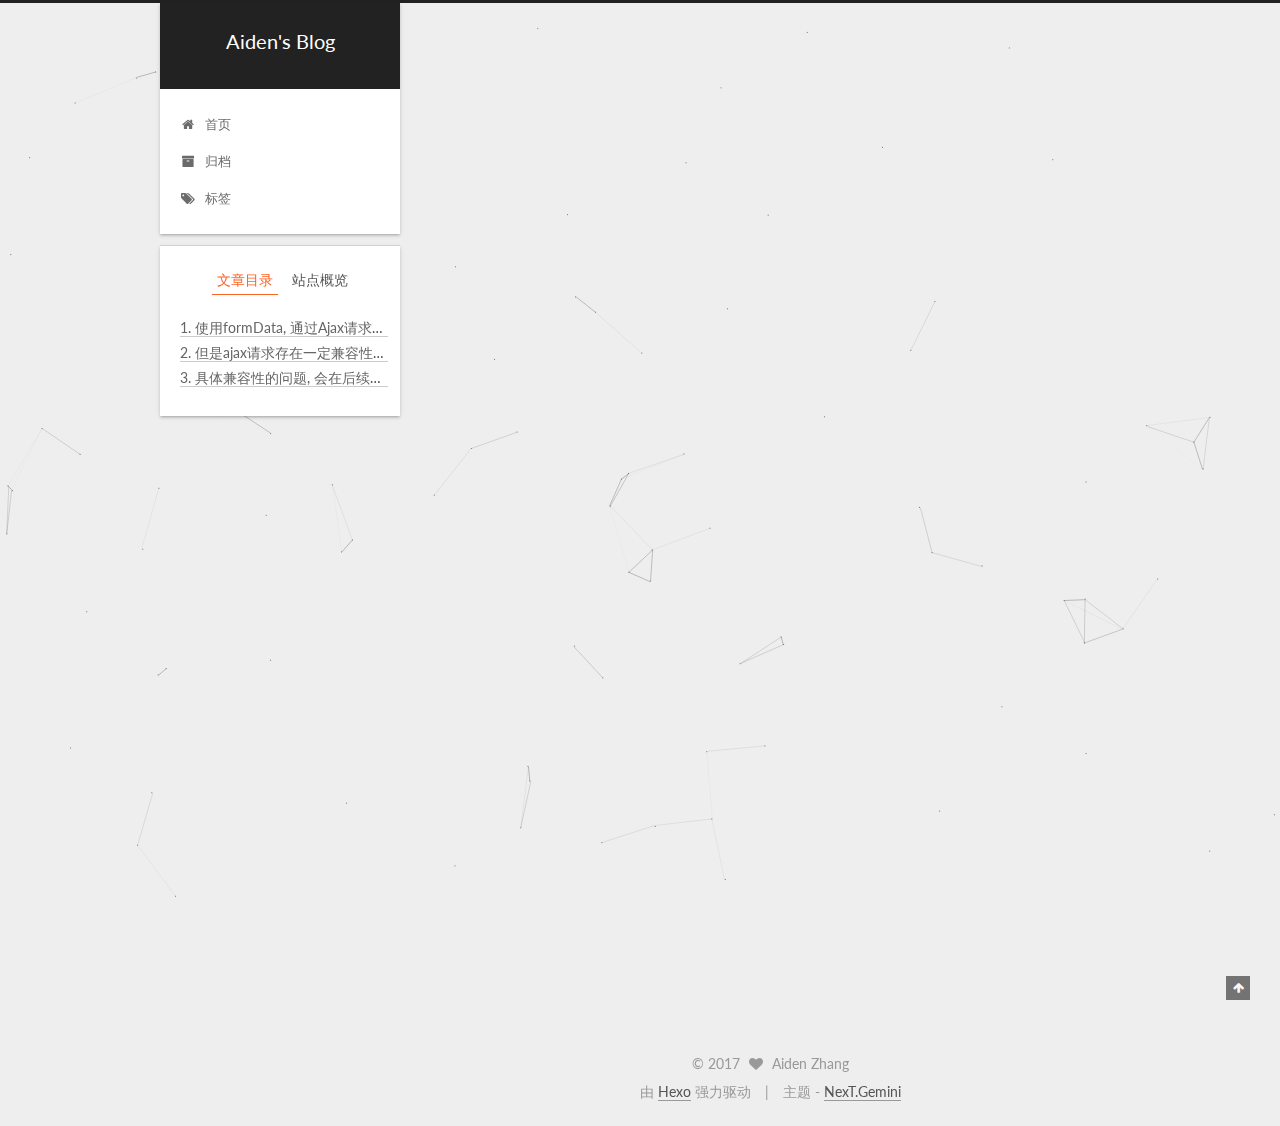
<file: 2017/09/24/利用Ajax请求上传文件/index.html>
<!DOCTYPE html>



  


<html class="theme-next gemini use-motion" lang="zh-Hans">
<head>
  <meta charset="UTF-8"/>
<meta http-equiv="X-UA-Compatible" content="IE=edge" />
<meta name="viewport" content="width=device-width, initial-scale=1, maximum-scale=1"/>
<meta name="theme-color" content="#222">









<meta http-equiv="Cache-Control" content="no-transform" />
<meta http-equiv="Cache-Control" content="no-siteapp" />















  
  
  <link href="/lib/fancybox/source/jquery.fancybox.css?v=2.1.5" rel="stylesheet" type="text/css" />




  
  
  
  

  
    
    
  

  

  

  

  

  
    
    
    <link href="//fonts.googleapis.com/css?family=Lato:300,300italic,400,400italic,700,700italic&subset=latin,latin-ext" rel="stylesheet" type="text/css">
  






<link href="/lib/font-awesome/css/font-awesome.min.css?v=4.6.2" rel="stylesheet" type="text/css" />

<link href="/css/main.css?v=5.1.2" rel="stylesheet" type="text/css" />


  <meta name="keywords" content="Ajax," />








  <link rel="shortcut icon" type="image/x-icon" href="/favicon.ico?v=5.1.2" />






<meta name="description" content="使用formData, 通过Ajax请求上传文件html代码: 12345&amp;lt;form id=&quot;form1&quot;&amp;gt;  用户昵称:  &amp;lt;input type=&quot;text&quot; name=&quot;nickName&quot;&amp;gt; &amp;lt;br&amp;gt;  用户头像:  &amp;lt;input type=&quot;file&quot; name=&quot;file&quot;&amp;gt; &amp;lt;br&amp;gt;  &amp;lt;input type=&quot;butt">
<meta name="keywords" content="Ajax">
<meta property="og:type" content="article">
<meta property="og:title" content="Ajax请求上传文件">
<meta property="og:url" content="http://yoursite.com/2017/09/24/利用Ajax请求上传文件/index.html">
<meta property="og:site_name" content="Aiden&#39;s Blog">
<meta property="og:description" content="使用formData, 通过Ajax请求上传文件html代码: 12345&amp;lt;form id=&quot;form1&quot;&amp;gt;  用户昵称:  &amp;lt;input type=&quot;text&quot; name=&quot;nickName&quot;&amp;gt; &amp;lt;br&amp;gt;  用户头像:  &amp;lt;input type=&quot;file&quot; name=&quot;file&quot;&amp;gt; &amp;lt;br&amp;gt;  &amp;lt;input type=&quot;butt">
<meta property="og:locale" content="zh-Hans">
<meta property="og:updated_time" content="2017-09-24T13:30:25.238Z">
<meta name="twitter:card" content="summary">
<meta name="twitter:title" content="Ajax请求上传文件">
<meta name="twitter:description" content="使用formData, 通过Ajax请求上传文件html代码: 12345&amp;lt;form id=&quot;form1&quot;&amp;gt;  用户昵称:  &amp;lt;input type=&quot;text&quot; name=&quot;nickName&quot;&amp;gt; &amp;lt;br&amp;gt;  用户头像:  &amp;lt;input type=&quot;file&quot; name=&quot;file&quot;&amp;gt; &amp;lt;br&amp;gt;  &amp;lt;input type=&quot;butt">



<script type="text/javascript" id="hexo.configurations">
  var NexT = window.NexT || {};
  var CONFIG = {
    root: '/',
    scheme: 'Gemini',
    sidebar: {"position":"left","display":"post","offset":12,"offset_float":12,"b2t":false,"scrollpercent":false,"onmobile":false},
    fancybox: true,
    tabs: true,
    motion: true,
    duoshuo: {
      userId: '0',
      author: '博主'
    },
    algolia: {
      applicationID: '',
      apiKey: '',
      indexName: '',
      hits: {"per_page":10},
      labels: {"input_placeholder":"Search for Posts","hits_empty":"We didn't find any results for the search: ${query}","hits_stats":"${hits} results found in ${time} ms"}
    }
  };
</script>



  <link rel="canonical" href="http://yoursite.com/2017/09/24/利用Ajax请求上传文件/"/>





  <title>Ajax请求上传文件 | Aiden's Blog</title>
  














</head>

<body itemscope itemtype="http://schema.org/WebPage" lang="zh-Hans">

  
  
    
  

  <div class="container sidebar-position-left page-post-detail ">
    <div class="headband"></div>

    <header id="header" class="header" itemscope itemtype="http://schema.org/WPHeader">
      <div class="header-inner"><div class="site-brand-wrapper">
  <div class="site-meta ">
    

    <div class="custom-logo-site-title">
      <a href="/"  class="brand" rel="start">
        <span class="logo-line-before"><i></i></span>
        <span class="site-title">Aiden's Blog</span>
        <span class="logo-line-after"><i></i></span>
      </a>
    </div>
      
        <p class="site-subtitle"></p>
      
  </div>

  <div class="site-nav-toggle">
    <button>
      <span class="btn-bar"></span>
      <span class="btn-bar"></span>
      <span class="btn-bar"></span>
    </button>
  </div>
</div>

<nav class="site-nav">
  

  
    <ul id="menu" class="menu">
      
        
        <li class="menu-item menu-item-home">
          <a href="/" rel="section">
            
              <i class="menu-item-icon fa fa-fw fa-home"></i> <br />
            
            首页
          </a>
        </li>
      
        
        <li class="menu-item menu-item-archives">
          <a href="/archives/" rel="section">
            
              <i class="menu-item-icon fa fa-fw fa-archive"></i> <br />
            
            归档
          </a>
        </li>
      
        
        <li class="menu-item menu-item-tags">
          <a href="/tags/" rel="section">
            
              <i class="menu-item-icon fa fa-fw fa-tags"></i> <br />
            
            标签
          </a>
        </li>
      

      
    </ul>
  

  
</nav>



 </div>
    </header>

    <main id="main" class="main">
      <div class="main-inner">
        <div class="content-wrap">
          <div id="content" class="content">
            

  <div id="posts" class="posts-expand">
    

  

  
  
  

  <article class="post post-type-normal" itemscope itemtype="http://schema.org/Article">
  
  
  
  <div class="post-block">
    <link itemprop="mainEntityOfPage" href="http://yoursite.com/2017/09/24/利用Ajax请求上传文件/">

    <span hidden itemprop="author" itemscope itemtype="http://schema.org/Person">
      <meta itemprop="name" content="Aiden Zhang">
      <meta itemprop="description" content="">
      <meta itemprop="image" content="/images/me.jpg">
    </span>

    <span hidden itemprop="publisher" itemscope itemtype="http://schema.org/Organization">
      <meta itemprop="name" content="Aiden's Blog">
    </span>

    
      <header class="post-header">

        
        
          <h1 class="post-title" itemprop="name headline">Ajax请求上传文件</h1>
        

        <div class="post-meta">
          <span class="post-time">
            
              <span class="post-meta-item-icon">
                <i class="fa fa-calendar-o"></i>
              </span>
              
                <span class="post-meta-item-text">发表于</span>
              
              <time title="创建于" itemprop="dateCreated datePublished" datetime="2017-09-24T20:42:33+08:00">
                2017-09-24
              </time>
            

            

            
          </span>

          

          
            
          

          
          

          

          

          

        </div>
      </header>
    

    
    
    
    <div class="post-body" itemprop="articleBody">

      
      

      
        <h4 id="使用formData-通过Ajax请求上传文件"><a href="#使用formData-通过Ajax请求上传文件" class="headerlink" title="使用formData, 通过Ajax请求上传文件"></a>使用formData, 通过Ajax请求上传文件</h4><p>html代码:</p>
<figure class="highlight html"><table><tr><td class="gutter"><pre><div class="line">1</div><div class="line">2</div><div class="line">3</div><div class="line">4</div><div class="line">5</div></pre></td><td class="code"><pre><div class="line"><span class="tag">&lt;<span class="name">form</span> <span class="attr">id</span>=<span class="string">"form1"</span>&gt;</span></div><div class="line">  用户昵称:  <span class="tag">&lt;<span class="name">input</span> <span class="attr">type</span>=<span class="string">"text"</span> <span class="attr">name</span>=<span class="string">"nickName"</span>&gt;</span> <span class="tag">&lt;<span class="name">br</span>&gt;</span></div><div class="line">  用户头像:  <span class="tag">&lt;<span class="name">input</span> <span class="attr">type</span>=<span class="string">"file"</span> <span class="attr">name</span>=<span class="string">"file"</span>&gt;</span> <span class="tag">&lt;<span class="name">br</span>&gt;</span></div><div class="line">  <span class="tag">&lt;<span class="name">input</span> <span class="attr">type</span>=<span class="string">"button"</span> <span class="attr">value</span>=<span class="string">"上传"</span> <span class="attr">onclick</span>=<span class="string">"ajaxUpload()"</span>&gt;</span></div><div class="line"><span class="tag">&lt;/<span class="name">form</span>&gt;</span></div></pre></td></tr></table></figure>
<p>JS代码:</p>
<figure class="highlight js"><table><tr><td class="gutter"><pre><div class="line">1</div><div class="line">2</div><div class="line">3</div><div class="line">4</div><div class="line">5</div><div class="line">6</div><div class="line">7</div><div class="line">8</div><div class="line">9</div><div class="line">10</div><div class="line">11</div><div class="line">12</div><div class="line">13</div><div class="line">14</div></pre></td><td class="code"><pre><div class="line">&lt;script&gt;</div><div class="line">    <span class="function"><span class="keyword">function</span> <span class="title">ajaxUpload</span>(<span class="params"></span>)</span>&#123;</div><div class="line">    <span class="keyword">var</span> xhr = <span class="keyword">new</span> XMLHttpRequest();</div><div class="line">    xhr.open(<span class="string">"post"</span>,<span class="string">"./php/saveFiles.php"</span>);</div><div class="line">    xhr.onload =<span class="function"><span class="keyword">function</span>(<span class="params"></span>)</span>&#123;</div><div class="line">      <span class="keyword">if</span>(xhr.status == <span class="number">200</span>)&#123;</div><div class="line">        <span class="built_in">console</span>.log(xhr.responseText);</div><div class="line">      &#125;</div><div class="line">    &#125;;</div><div class="line">    <span class="comment">//将一个form表单中的数据序列化成1个FormData对象.</span></div><div class="line">    <span class="keyword">var</span> formData = <span class="keyword">new</span> FormData(<span class="built_in">document</span>.getElementById(<span class="string">"form1"</span>));</div><div class="line">    xhr.send(formData);</div><div class="line">    &#125;</div><div class="line">&lt;<span class="regexp">/script&gt;</span></div></pre></td></tr></table></figure>
<h4 id="但是ajax请求存在一定兼容性问题-所以一般不推荐使用-而使用一些上传文件的插件为主"><a href="#但是ajax请求存在一定兼容性问题-所以一般不推荐使用-而使用一些上传文件的插件为主" class="headerlink" title="但是ajax请求存在一定兼容性问题, 所以一般不推荐使用, 而使用一些上传文件的插件为主."></a>但是ajax请求存在一定兼容性问题, 所以一般不推荐使用, 而使用一些上传文件的插件为主.</h4><h4 id="具体兼容性的问题-会在后续播客中更新"><a href="#具体兼容性的问题-会在后续播客中更新" class="headerlink" title="具体兼容性的问题, 会在后续播客中更新. ^_^"></a>具体兼容性的问题, 会在后续播客中更新. ^_^</h4>
      
    </div>
    
    
    

    

    

    

    <footer class="post-footer">
      
        <div class="post-tags">
          
            <a href="/tags/Ajax/" rel="tag"># Ajax</a>
          
        </div>
      

      
      
      

      

      
      
    </footer>
  </div>
  
  
  
  </article>



    <div class="post-spread">
      
    </div>
  </div>


          </div>
          


          
  <div class="comments" id="comments">
    
  </div>


        </div>
        
          
  
  <div class="sidebar-toggle">
    <div class="sidebar-toggle-line-wrap">
      <span class="sidebar-toggle-line sidebar-toggle-line-first"></span>
      <span class="sidebar-toggle-line sidebar-toggle-line-middle"></span>
      <span class="sidebar-toggle-line sidebar-toggle-line-last"></span>
    </div>
  </div>

  <aside id="sidebar" class="sidebar">
    
    <div class="sidebar-inner">

      

      
        <ul class="sidebar-nav motion-element">
          <li class="sidebar-nav-toc sidebar-nav-active" data-target="post-toc-wrap" >
            文章目录
          </li>
          <li class="sidebar-nav-overview" data-target="site-overview">
            站点概览
          </li>
        </ul>
      

      <section class="site-overview sidebar-panel">
        <div class="site-author motion-element" itemprop="author" itemscope itemtype="http://schema.org/Person">
          <img class="site-author-image" itemprop="image"
               src="/images/me.jpg"
               alt="Aiden Zhang" />
          <p class="site-author-name" itemprop="name">Aiden Zhang</p>
           
              <p class="site-description motion-element" itemprop="description">A developer who has full passionate and a strong thirst for knowledge!</p>
          
        </div>
        <nav class="site-state motion-element">

          
            <div class="site-state-item site-state-posts">
              <a href="/archives/">
                <span class="site-state-item-count">1</span>
                <span class="site-state-item-name">日志</span>
              </a>
            </div>
          

          

          
            
            
            <div class="site-state-item site-state-tags">
              <a href="/tags/index.html">
                <span class="site-state-item-count">1</span>
                <span class="site-state-item-name">标签</span>
              </a>
            </div>
          

        </nav>

        

        <div class="links-of-author motion-element">
          
        </div>

        
        

        
        

        


      </section>

      
      <!--noindex-->
        <section class="post-toc-wrap motion-element sidebar-panel sidebar-panel-active">
          <div class="post-toc">

            
              
            

            
              <div class="post-toc-content"><ol class="nav"><li class="nav-item nav-level-4"><a class="nav-link" href="#使用formData-通过Ajax请求上传文件"><span class="nav-number">1.</span> <span class="nav-text">使用formData, 通过Ajax请求上传文件</span></a></li><li class="nav-item nav-level-4"><a class="nav-link" href="#但是ajax请求存在一定兼容性问题-所以一般不推荐使用-而使用一些上传文件的插件为主"><span class="nav-number">2.</span> <span class="nav-text">但是ajax请求存在一定兼容性问题, 所以一般不推荐使用, 而使用一些上传文件的插件为主.</span></a></li><li class="nav-item nav-level-4"><a class="nav-link" href="#具体兼容性的问题-会在后续播客中更新"><span class="nav-number">3.</span> <span class="nav-text">具体兼容性的问题, 会在后续播客中更新. ^_^</span></a></li></ol></div>
            

          </div>
        </section>
      <!--/noindex-->
      

      

    </div>
  </aside>


        
      </div>
    </main>

    <footer id="footer" class="footer">
      <div class="footer-inner">
        <div class="copyright" >
  
  &copy; 
  <span itemprop="copyrightYear">2017</span>
  <span class="with-love">
    <i class="fa fa-heart"></i>
  </span>
  <span class="author" itemprop="copyrightHolder">Aiden Zhang</span>
</div>


<div class="powered-by">
  由 <a class="theme-link" href="https://hexo.io">Hexo</a> 强力驱动
</div>

<div class="theme-info">
  主题 -
  <a class="theme-link" href="https://github.com/iissnan/hexo-theme-next">
    NexT.Gemini
  </a>
</div>


        

        
      </div>
    </footer>

    
      <div class="back-to-top">
        <i class="fa fa-arrow-up"></i>
        
      </div>
    

  </div>

  

<script type="text/javascript">
  if (Object.prototype.toString.call(window.Promise) !== '[object Function]') {
    window.Promise = null;
  }
</script>









  


  











  
  <script type="text/javascript" src="/lib/jquery/index.js?v=2.1.3"></script>

  
  <script type="text/javascript" src="/lib/fastclick/lib/fastclick.min.js?v=1.0.6"></script>

  
  <script type="text/javascript" src="/lib/jquery_lazyload/jquery.lazyload.js?v=1.9.7"></script>

  
  <script type="text/javascript" src="/lib/velocity/velocity.min.js?v=1.2.1"></script>

  
  <script type="text/javascript" src="/lib/velocity/velocity.ui.min.js?v=1.2.1"></script>

  
  <script type="text/javascript" src="/lib/fancybox/source/jquery.fancybox.pack.js?v=2.1.5"></script>

  
  <script type="text/javascript" src="/lib/canvas-nest/canvas-nest.min.js"></script>


  


  <script type="text/javascript" src="/js/src/utils.js?v=5.1.2"></script>

  <script type="text/javascript" src="/js/src/motion.js?v=5.1.2"></script>



  
  


  <script type="text/javascript" src="/js/src/affix.js?v=5.1.2"></script>

  <script type="text/javascript" src="/js/src/schemes/pisces.js?v=5.1.2"></script>



  
  <script type="text/javascript" src="/js/src/scrollspy.js?v=5.1.2"></script>
<script type="text/javascript" src="/js/src/post-details.js?v=5.1.2"></script>



  


  <script type="text/javascript" src="/js/src/bootstrap.js?v=5.1.2"></script>



  


  




	





  





  






  





  

  

  

  

  

  

</body>
</html>
</file>
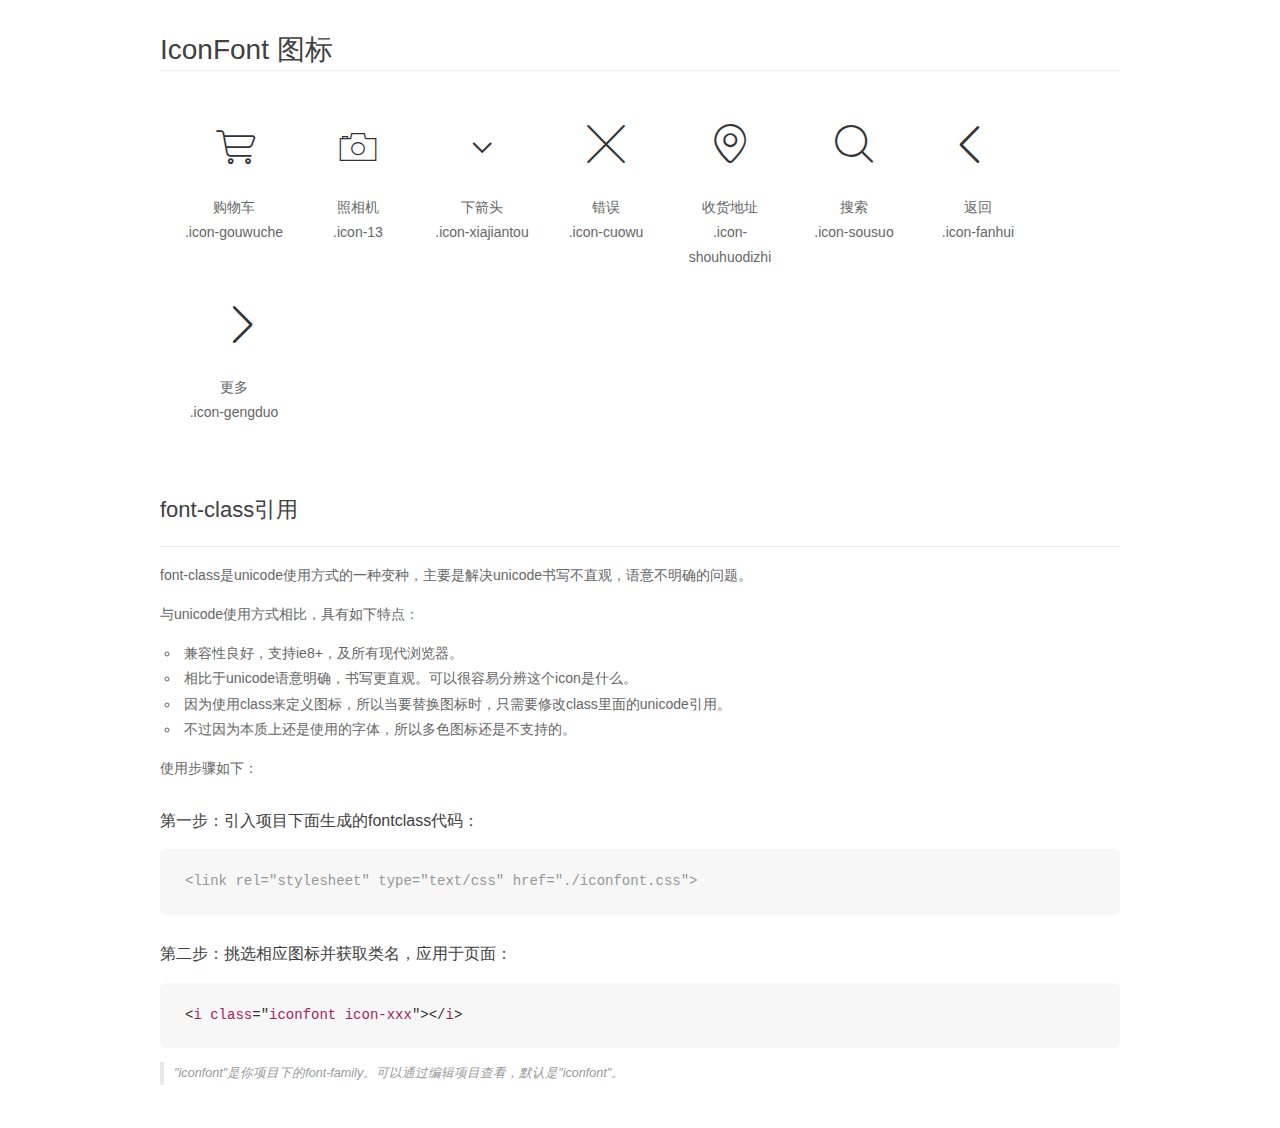
<file: font/demo_fontclass.html>
<!DOCTYPE html>
<html>
<head>
    <meta charset="utf-8"/>
    <title>IconFont</title>
    <link rel="stylesheet" href="demo.css">
    <link rel="stylesheet" href="iconfont.css">
</head>
<body>
    <div class="main markdown">
        <h1>IconFont 图标</h1>
        <ul class="icon_lists clear">
            
                <li>
                <i class="icon iconfont icon-gouwuche"></i>
                    <div class="name">购物车</div>
                    <div class="fontclass">.icon-gouwuche</div>
                </li>
            
                <li>
                <i class="icon iconfont icon-13"></i>
                    <div class="name">照相机</div>
                    <div class="fontclass">.icon-13</div>
                </li>
            
                <li>
                <i class="icon iconfont icon-xiajiantou"></i>
                    <div class="name">下箭头</div>
                    <div class="fontclass">.icon-xiajiantou</div>
                </li>
            
                <li>
                <i class="icon iconfont icon-cuowu"></i>
                    <div class="name">错误</div>
                    <div class="fontclass">.icon-cuowu</div>
                </li>
            
                <li>
                <i class="icon iconfont icon-shouhuodizhi"></i>
                    <div class="name">收货地址</div>
                    <div class="fontclass">.icon-shouhuodizhi</div>
                </li>
            
                <li>
                <i class="icon iconfont icon-sousuo"></i>
                    <div class="name">搜索</div>
                    <div class="fontclass">.icon-sousuo</div>
                </li>
            
                <li>
                <i class="icon iconfont icon-fanhui"></i>
                    <div class="name">返回</div>
                    <div class="fontclass">.icon-fanhui</div>
                </li>
            
                <li>
                <i class="icon iconfont icon-gengduo"></i>
                    <div class="name">更多</div>
                    <div class="fontclass">.icon-gengduo</div>
                </li>
            
        </ul>

        <h2 id="font-class-">font-class引用</h2>
        <hr>

        <p>font-class是unicode使用方式的一种变种，主要是解决unicode书写不直观，语意不明确的问题。</p>
        <p>与unicode使用方式相比，具有如下特点：</p>
        <ul>
        <li>兼容性良好，支持ie8+，及所有现代浏览器。</li>
        <li>相比于unicode语意明确，书写更直观。可以很容易分辨这个icon是什么。</li>
        <li>因为使用class来定义图标，所以当要替换图标时，只需要修改class里面的unicode引用。</li>
        <li>不过因为本质上还是使用的字体，所以多色图标还是不支持的。</li>
        </ul>
        <p>使用步骤如下：</p>
        <h3 id="-fontclass-">第一步：引入项目下面生成的fontclass代码：</h3>


        <pre><code class="lang-js hljs javascript"><span class="hljs-comment">&lt;link rel="stylesheet" type="text/css" href="./iconfont.css"&gt;</span></code></pre>
        <h3 id="-">第二步：挑选相应图标并获取类名，应用于页面：</h3>
        <pre><code class="lang-css hljs">&lt;<span class="hljs-selector-tag">i</span> <span class="hljs-selector-tag">class</span>="<span class="hljs-selector-tag">iconfont</span> <span class="hljs-selector-tag">icon-xxx</span>"&gt;&lt;/<span class="hljs-selector-tag">i</span>&gt;</code></pre>
        <blockquote>
        <p>"iconfont"是你项目下的font-family。可以通过编辑项目查看，默认是"iconfont"。</p>
        </blockquote>
    </div>
</body>
</html>
</file>
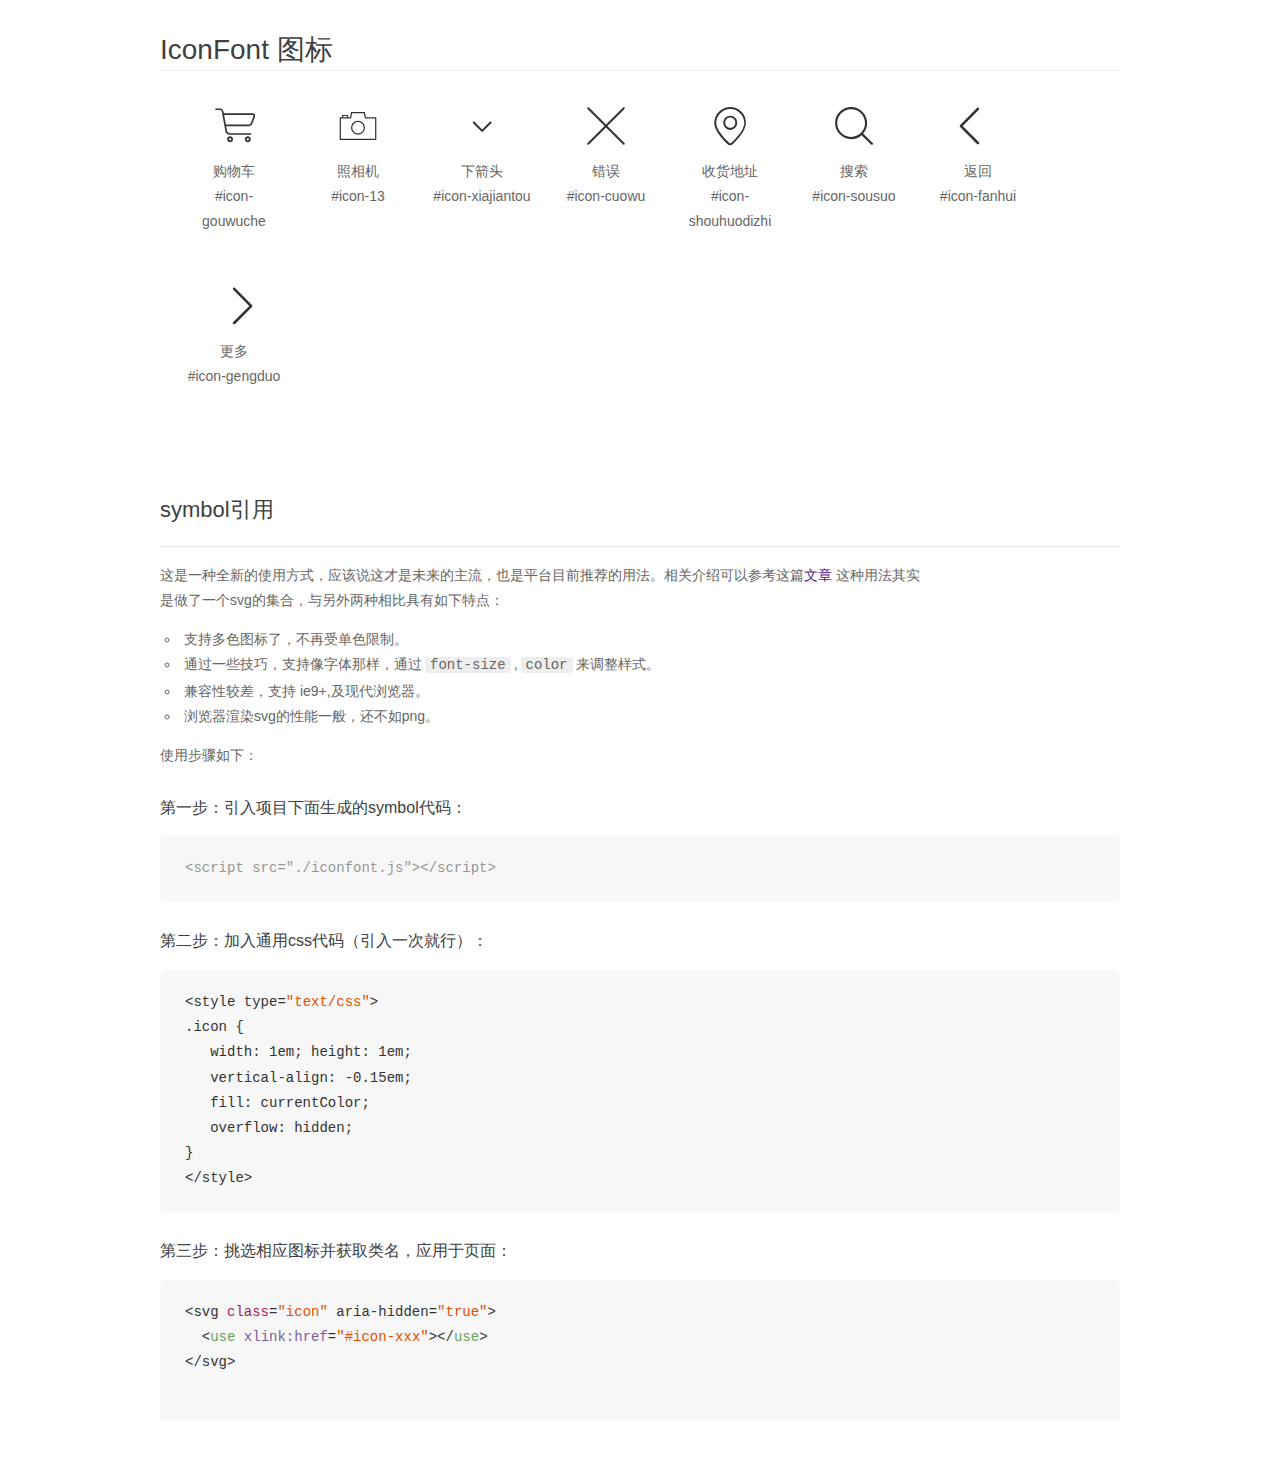
<file: font/demo_symbol.html>
<!DOCTYPE html>
<html>
<head>
    <meta charset="utf-8"/>
    <title>IconFont</title>
    <link rel="stylesheet" href="demo.css">
    <script src="iconfont.js"></script>

    <style type="text/css">
        .icon {
          /* 通过设置 font-size 来改变图标大小 */
          width: 1em; height: 1em;
          /* 图标和文字相邻时，垂直对齐 */
          vertical-align: -0.15em;
          /* 通过设置 color 来改变 SVG 的颜色/fill */
          fill: currentColor;
          /* path 和 stroke 溢出 viewBox 部分在 IE 下会显示
             normalize.css 中也包含这行 */
          overflow: hidden;
        }

    </style>
</head>
<body>
    <div class="main markdown">
        <h1>IconFont 图标</h1>
        <ul class="icon_lists clear">
            
                <li>
                    <svg class="icon" aria-hidden="true">
                        <use xlink:href="#icon-gouwuche"></use>
                    </svg>
                    <div class="name">购物车</div>
                    <div class="fontclass">#icon-gouwuche</div>
                </li>
            
                <li>
                    <svg class="icon" aria-hidden="true">
                        <use xlink:href="#icon-13"></use>
                    </svg>
                    <div class="name">照相机</div>
                    <div class="fontclass">#icon-13</div>
                </li>
            
                <li>
                    <svg class="icon" aria-hidden="true">
                        <use xlink:href="#icon-xiajiantou"></use>
                    </svg>
                    <div class="name">下箭头</div>
                    <div class="fontclass">#icon-xiajiantou</div>
                </li>
            
                <li>
                    <svg class="icon" aria-hidden="true">
                        <use xlink:href="#icon-cuowu"></use>
                    </svg>
                    <div class="name">错误</div>
                    <div class="fontclass">#icon-cuowu</div>
                </li>
            
                <li>
                    <svg class="icon" aria-hidden="true">
                        <use xlink:href="#icon-shouhuodizhi"></use>
                    </svg>
                    <div class="name">收货地址</div>
                    <div class="fontclass">#icon-shouhuodizhi</div>
                </li>
            
                <li>
                    <svg class="icon" aria-hidden="true">
                        <use xlink:href="#icon-sousuo"></use>
                    </svg>
                    <div class="name">搜索</div>
                    <div class="fontclass">#icon-sousuo</div>
                </li>
            
                <li>
                    <svg class="icon" aria-hidden="true">
                        <use xlink:href="#icon-fanhui"></use>
                    </svg>
                    <div class="name">返回</div>
                    <div class="fontclass">#icon-fanhui</div>
                </li>
            
                <li>
                    <svg class="icon" aria-hidden="true">
                        <use xlink:href="#icon-gengduo"></use>
                    </svg>
                    <div class="name">更多</div>
                    <div class="fontclass">#icon-gengduo</div>
                </li>
            
        </ul>


        <h2 id="symbol-">symbol引用</h2>
        <hr>

        <p>这是一种全新的使用方式，应该说这才是未来的主流，也是平台目前推荐的用法。相关介绍可以参考这篇<a href="">文章</a>
        这种用法其实是做了一个svg的集合，与另外两种相比具有如下特点：</p>
        <ul>
          <li>支持多色图标了，不再受单色限制。</li>
          <li>通过一些技巧，支持像字体那样，通过<code>font-size</code>,<code>color</code>来调整样式。</li>
          <li>兼容性较差，支持 ie9+,及现代浏览器。</li>
          <li>浏览器渲染svg的性能一般，还不如png。</li>
        </ul>
        <p>使用步骤如下：</p>
        <h3 id="-symbol-">第一步：引入项目下面生成的symbol代码：</h3>
        <pre><code class="lang-js hljs javascript"><span class="hljs-comment">&lt;script src="./iconfont.js"&gt;&lt;/script&gt;</span></code></pre>
        <h3 id="-css-">第二步：加入通用css代码（引入一次就行）：</h3>
        <pre><code class="lang-js hljs javascript">&lt;style type=<span class="hljs-string">"text/css"</span>&gt;
.icon {
   width: <span class="hljs-number">1</span>em; height: <span class="hljs-number">1</span>em;
   vertical-align: <span class="hljs-number">-0.15</span>em;
   fill: currentColor;
   overflow: hidden;
}
&lt;<span class="hljs-regexp">/style&gt;</span></code></pre>
        <h3 id="-">第三步：挑选相应图标并获取类名，应用于页面：</h3>
        <pre><code class="lang-js hljs javascript">&lt;svg <span class="hljs-class"><span class="hljs-keyword">class</span></span>=<span class="hljs-string">"icon"</span> aria-hidden=<span class="hljs-string">"true"</span>&gt;<span class="xml"><span class="hljs-tag">
  &lt;<span class="hljs-name">use</span> <span class="hljs-attr">xlink:href</span>=<span class="hljs-string">"#icon-xxx"</span>&gt;</span><span class="hljs-tag">&lt;/<span class="hljs-name">use</span>&gt;</span>
</span>&lt;<span class="hljs-regexp">/svg&gt;
        </span></code></pre>
    </div>
</body>
</html>
</file>
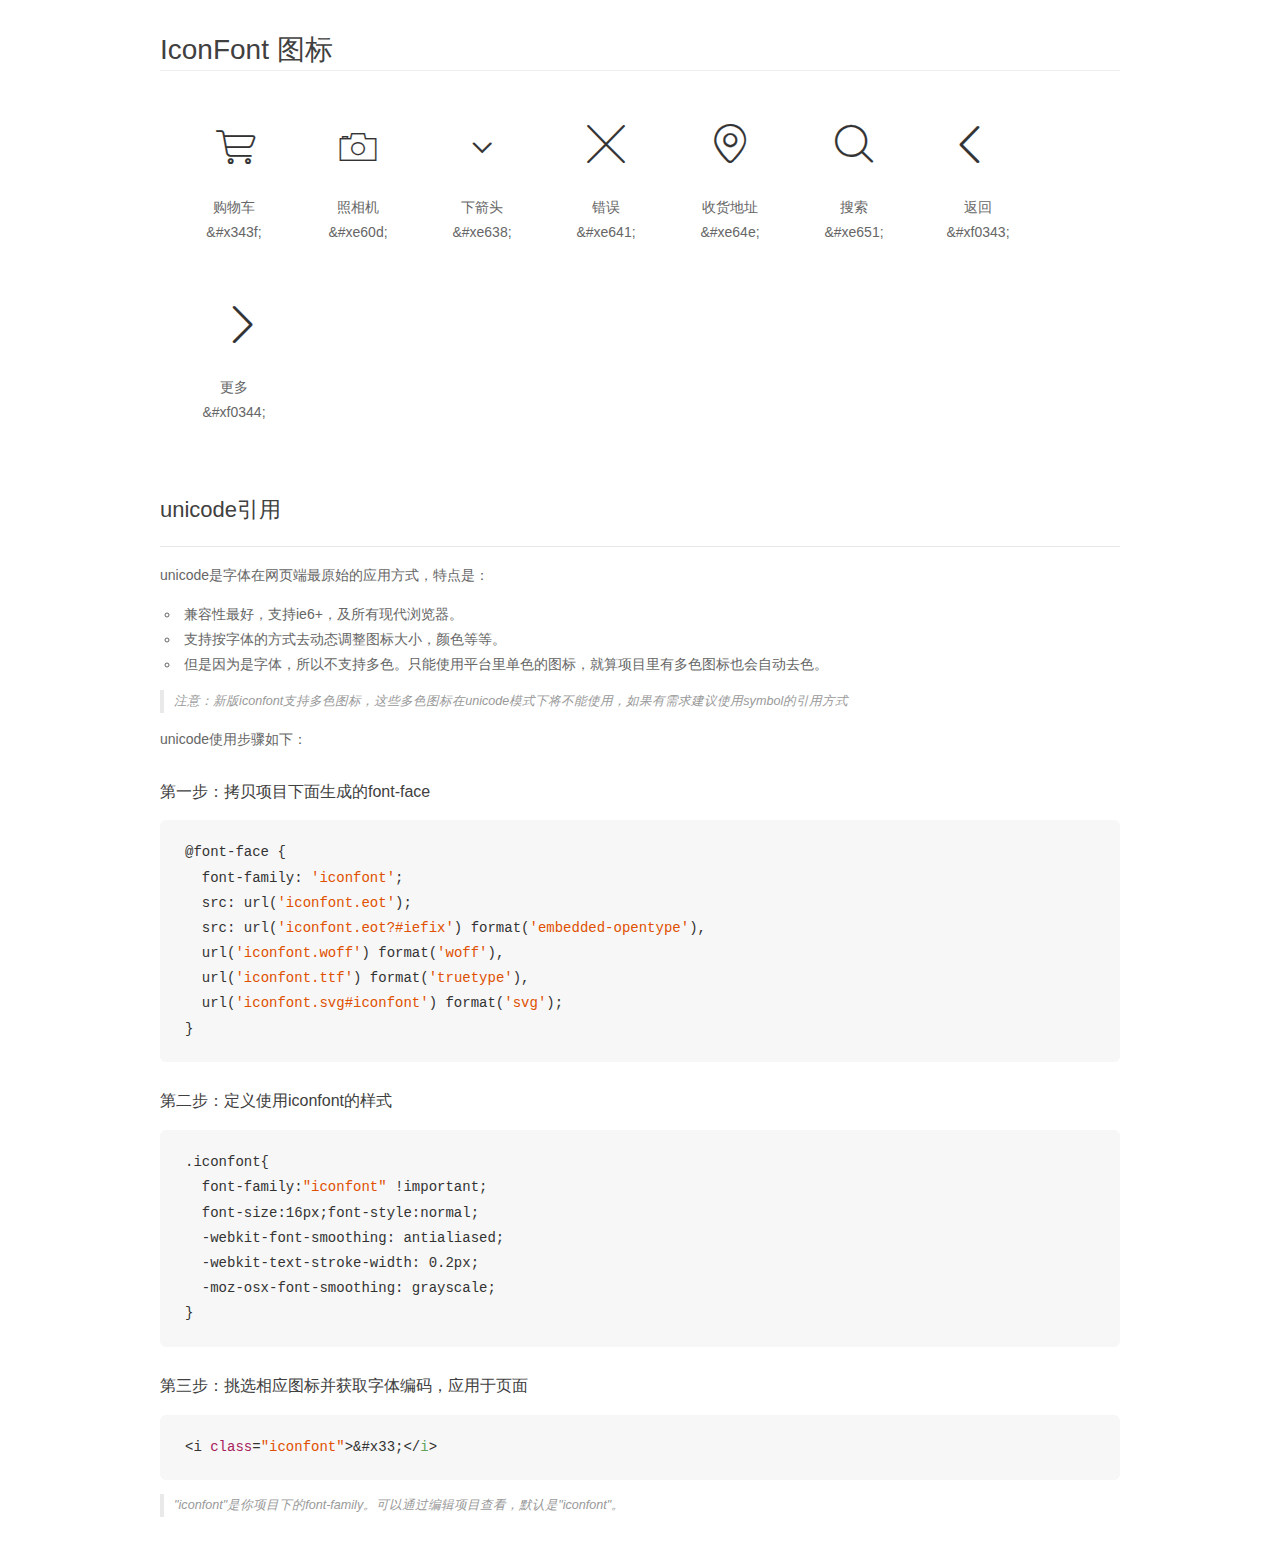
<file: font/demo_unicode.html>
<!DOCTYPE html>
<html>
<head>
    <meta charset="utf-8"/>
    <title>IconFont</title>
    <link rel="stylesheet" href="demo.css">

    <style type="text/css">

        @font-face {font-family: "iconfont";
          src: url('iconfont.eot'); /* IE9*/
          src: url('iconfont.eot#iefix') format('embedded-opentype'), /* IE6-IE8 */
          url('iconfont.woff') format('woff'), /* chrome, firefox */
          url('iconfont.ttf') format('truetype'), /* chrome, firefox, opera, Safari, Android, iOS 4.2+*/
          url('iconfont.svg#iconfont') format('svg'); /* iOS 4.1- */
        }

        .iconfont {
          font-family:"iconfont" !important;
          font-size:16px;
          font-style:normal;
          -webkit-font-smoothing: antialiased;
          -webkit-text-stroke-width: 0.2px;
          -moz-osx-font-smoothing: grayscale;
        }

    </style>
</head>
<body>
    <div class="main markdown">
        <h1>IconFont 图标</h1>
        <ul class="icon_lists clear">
            
                <li>
                <i class="icon iconfont">&#x343f;</i>
                    <div class="name">购物车</div>
                    <div class="code">&amp;#x343f;</div>
                </li>
            
                <li>
                <i class="icon iconfont">&#xe60d;</i>
                    <div class="name">照相机</div>
                    <div class="code">&amp;#xe60d;</div>
                </li>
            
                <li>
                <i class="icon iconfont">&#xe638;</i>
                    <div class="name">下箭头</div>
                    <div class="code">&amp;#xe638;</div>
                </li>
            
                <li>
                <i class="icon iconfont">&#xe641;</i>
                    <div class="name">错误</div>
                    <div class="code">&amp;#xe641;</div>
                </li>
            
                <li>
                <i class="icon iconfont">&#xe64e;</i>
                    <div class="name">收货地址</div>
                    <div class="code">&amp;#xe64e;</div>
                </li>
            
                <li>
                <i class="icon iconfont">&#xe651;</i>
                    <div class="name">搜索</div>
                    <div class="code">&amp;#xe651;</div>
                </li>
            
                <li>
                <i class="icon iconfont">&#xf0343;</i>
                    <div class="name">返回</div>
                    <div class="code">&amp;#xf0343;</div>
                </li>
            
                <li>
                <i class="icon iconfont">&#xf0344;</i>
                    <div class="name">更多</div>
                    <div class="code">&amp;#xf0344;</div>
                </li>
            
        </ul>
        <h2 id="unicode-">unicode引用</h2>
        <hr>

        <p>unicode是字体在网页端最原始的应用方式，特点是：</p>
        <ul>
        <li>兼容性最好，支持ie6+，及所有现代浏览器。</li>
        <li>支持按字体的方式去动态调整图标大小，颜色等等。</li>
        <li>但是因为是字体，所以不支持多色。只能使用平台里单色的图标，就算项目里有多色图标也会自动去色。</li>
        </ul>
        <blockquote>
        <p>注意：新版iconfont支持多色图标，这些多色图标在unicode模式下将不能使用，如果有需求建议使用symbol的引用方式</p>
        </blockquote>
        <p>unicode使用步骤如下：</p>
        <h3 id="-font-face">第一步：拷贝项目下面生成的font-face</h3>
        <pre><code class="lang-js hljs javascript">@font-face {
  font-family: <span class="hljs-string">'iconfont'</span>;
  src: url(<span class="hljs-string">'iconfont.eot'</span>);
  src: url(<span class="hljs-string">'iconfont.eot?#iefix'</span>) format(<span class="hljs-string">'embedded-opentype'</span>),
  url(<span class="hljs-string">'iconfont.woff'</span>) format(<span class="hljs-string">'woff'</span>),
  url(<span class="hljs-string">'iconfont.ttf'</span>) format(<span class="hljs-string">'truetype'</span>),
  url(<span class="hljs-string">'iconfont.svg#iconfont'</span>) format(<span class="hljs-string">'svg'</span>);
}
</code></pre>
        <h3 id="-iconfont-">第二步：定义使用iconfont的样式</h3>
        <pre><code class="lang-js hljs javascript">.iconfont{
  font-family:<span class="hljs-string">"iconfont"</span> !important;
  font-size:<span class="hljs-number">16</span>px;font-style:normal;
  -webkit-font-smoothing: antialiased;
  -webkit-text-stroke-width: <span class="hljs-number">0.2</span>px;
  -moz-osx-font-smoothing: grayscale;
}
</code></pre>
        <h3 id="-">第三步：挑选相应图标并获取字体编码，应用于页面</h3>
        <pre><code class="lang-js hljs javascript">&lt;i <span class="hljs-class"><span class="hljs-keyword">class</span></span>=<span class="hljs-string">"iconfont"</span>&gt;&amp;#x33;<span class="xml"><span class="hljs-tag">&lt;/<span class="hljs-name">i</span>&gt;</span></span></code></pre>

        <blockquote>
        <p>"iconfont"是你项目下的font-family。可以通过编辑项目查看，默认是"iconfont"。</p>
        </blockquote>
    </div>


</body>
</html>
</file>
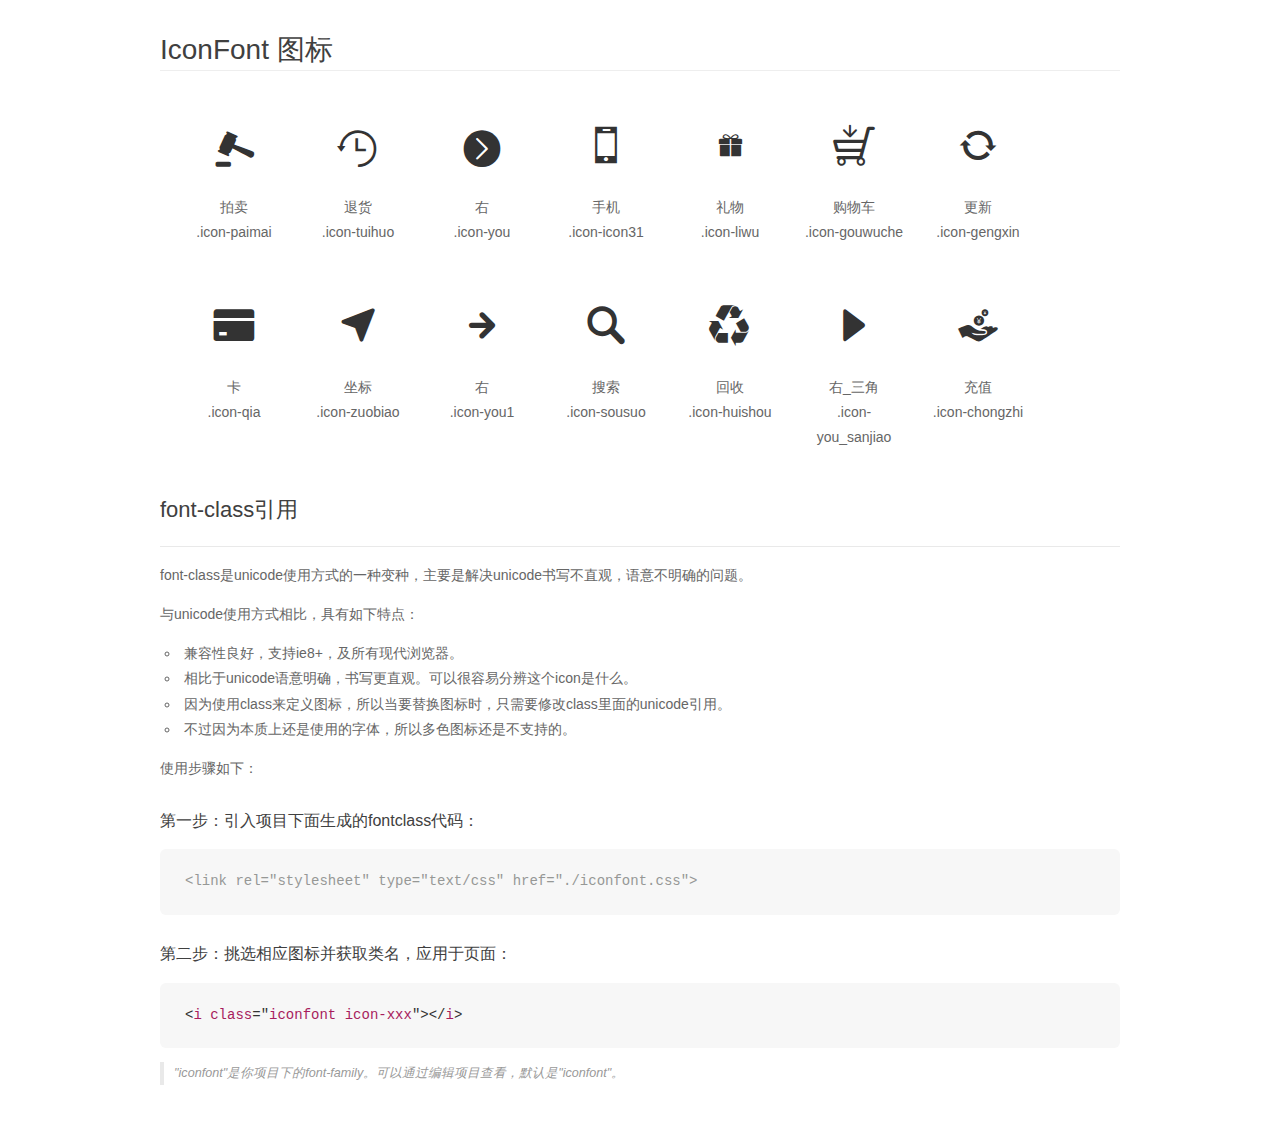
<file: fonts/demo_fontclass.html>
<!DOCTYPE html>
<html>
<head>
    <meta charset="utf-8"/>
    <title>IconFont</title>
    <link rel="stylesheet" href="demo.css">
    <link rel="stylesheet" href="iconfont.css">
</head>
<body>
    <div class="main markdown">
        <h1>IconFont 图标</h1>
        <ul class="icon_lists clear">
            
                <li>
                <i class="icon iconfont icon-paimai"></i>
                    <div class="name">拍卖</div>
                    <div class="fontclass">.icon-paimai</div>
                </li>
            
                <li>
                <i class="icon iconfont icon-tuihuo"></i>
                    <div class="name">退货</div>
                    <div class="fontclass">.icon-tuihuo</div>
                </li>
            
                <li>
                <i class="icon iconfont icon-you"></i>
                    <div class="name">右</div>
                    <div class="fontclass">.icon-you</div>
                </li>
            
                <li>
                <i class="icon iconfont icon-icon31"></i>
                    <div class="name">手机</div>
                    <div class="fontclass">.icon-icon31</div>
                </li>
            
                <li>
                <i class="icon iconfont icon-liwu"></i>
                    <div class="name">礼物</div>
                    <div class="fontclass">.icon-liwu</div>
                </li>
            
                <li>
                <i class="icon iconfont icon-gouwuche"></i>
                    <div class="name">购物车</div>
                    <div class="fontclass">.icon-gouwuche</div>
                </li>
            
                <li>
                <i class="icon iconfont icon-gengxin"></i>
                    <div class="name">更新</div>
                    <div class="fontclass">.icon-gengxin</div>
                </li>
            
                <li>
                <i class="icon iconfont icon-qia"></i>
                    <div class="name">卡</div>
                    <div class="fontclass">.icon-qia</div>
                </li>
            
                <li>
                <i class="icon iconfont icon-zuobiao"></i>
                    <div class="name">坐标</div>
                    <div class="fontclass">.icon-zuobiao</div>
                </li>
            
                <li>
                <i class="icon iconfont icon-you1"></i>
                    <div class="name">右</div>
                    <div class="fontclass">.icon-you1</div>
                </li>
            
                <li>
                <i class="icon iconfont icon-sousuo"></i>
                    <div class="name">搜索</div>
                    <div class="fontclass">.icon-sousuo</div>
                </li>
            
                <li>
                <i class="icon iconfont icon-huishou"></i>
                    <div class="name">回收</div>
                    <div class="fontclass">.icon-huishou</div>
                </li>
            
                <li>
                <i class="icon iconfont icon-you_sanjiao"></i>
                    <div class="name">右_三角</div>
                    <div class="fontclass">.icon-you_sanjiao</div>
                </li>
            
                <li>
                <i class="icon iconfont icon-chongzhi"></i>
                    <div class="name">充值</div>
                    <div class="fontclass">.icon-chongzhi</div>
                </li>
            
        </ul>

        <h2 id="font-class-">font-class引用</h2>
        <hr>

        <p>font-class是unicode使用方式的一种变种，主要是解决unicode书写不直观，语意不明确的问题。</p>
        <p>与unicode使用方式相比，具有如下特点：</p>
        <ul>
        <li>兼容性良好，支持ie8+，及所有现代浏览器。</li>
        <li>相比于unicode语意明确，书写更直观。可以很容易分辨这个icon是什么。</li>
        <li>因为使用class来定义图标，所以当要替换图标时，只需要修改class里面的unicode引用。</li>
        <li>不过因为本质上还是使用的字体，所以多色图标还是不支持的。</li>
        </ul>
        <p>使用步骤如下：</p>
        <h3 id="-fontclass-">第一步：引入项目下面生成的fontclass代码：</h3>


        <pre><code class="lang-js hljs javascript"><span class="hljs-comment">&lt;link rel="stylesheet" type="text/css" href="./iconfont.css"&gt;</span></code></pre>
        <h3 id="-">第二步：挑选相应图标并获取类名，应用于页面：</h3>
        <pre><code class="lang-css hljs">&lt;<span class="hljs-selector-tag">i</span> <span class="hljs-selector-tag">class</span>="<span class="hljs-selector-tag">iconfont</span> <span class="hljs-selector-tag">icon-xxx</span>"&gt;&lt;/<span class="hljs-selector-tag">i</span>&gt;</code></pre>
        <blockquote>
        <p>"iconfont"是你项目下的font-family。可以通过编辑项目查看，默认是"iconfont"。</p>
        </blockquote>
    </div>
</body>
</html>
</file>
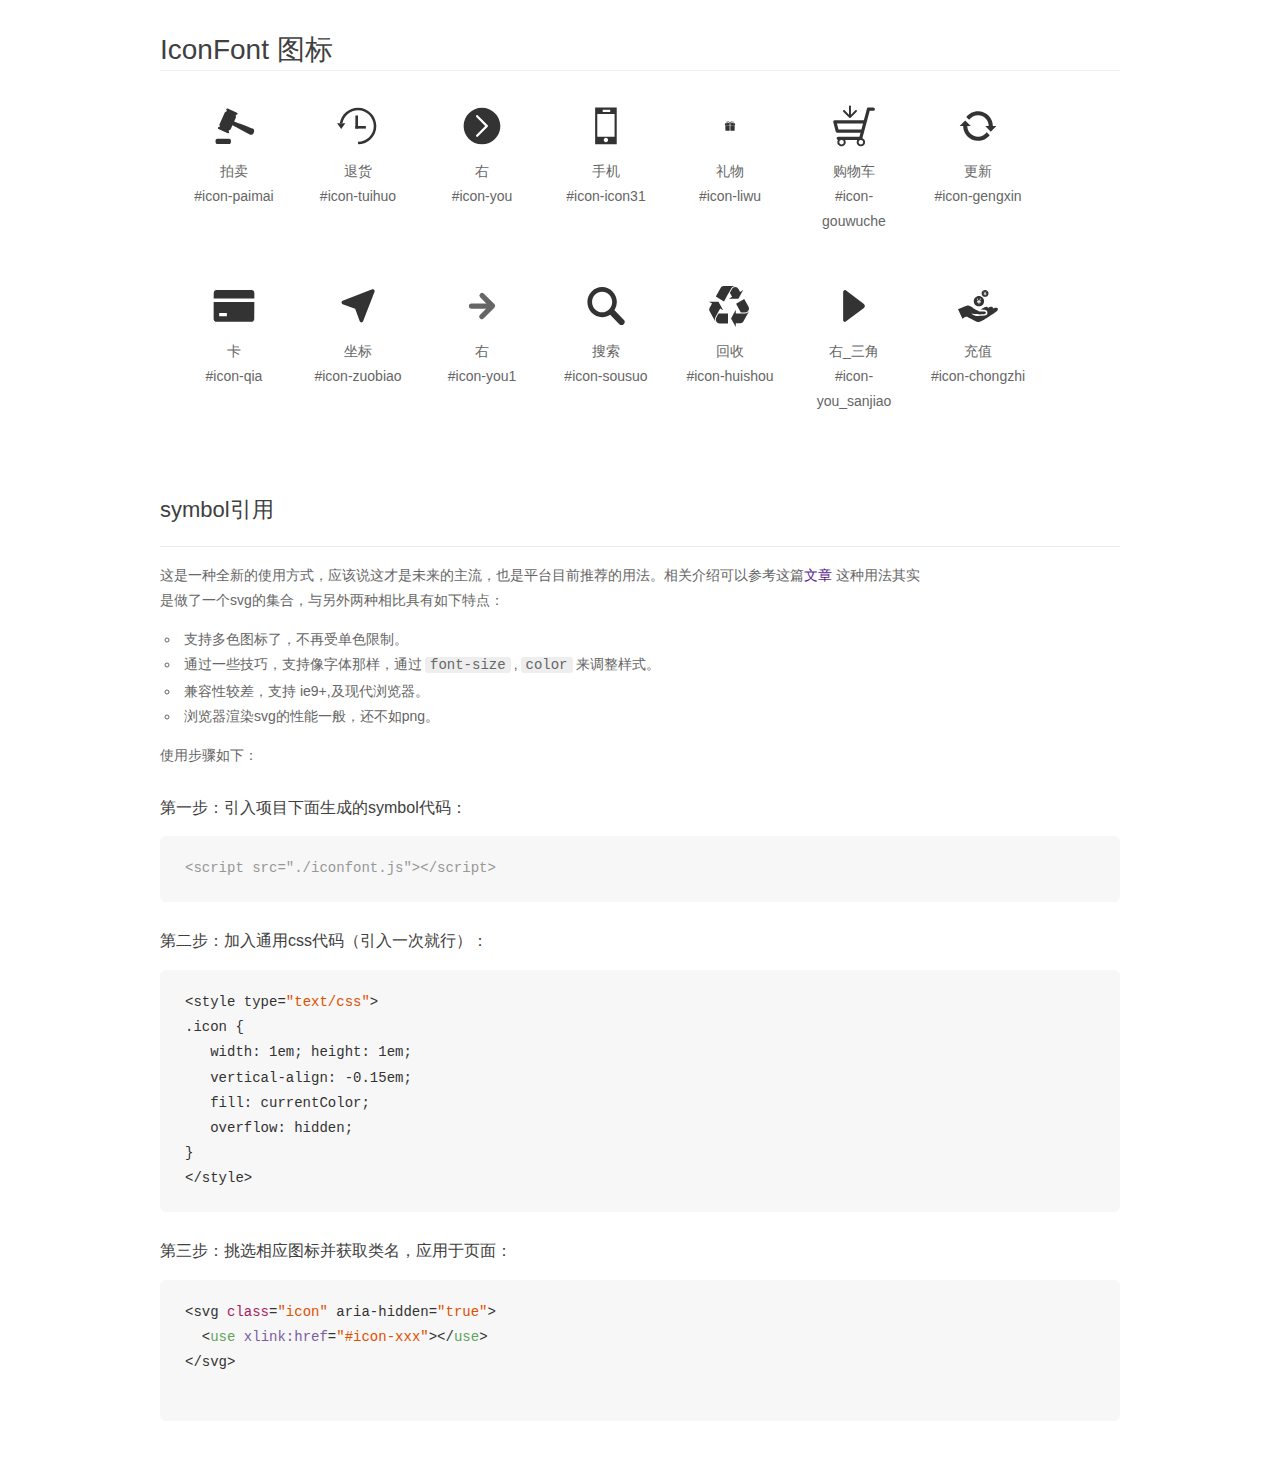
<file: fonts/demo_symbol.html>
<!DOCTYPE html>
<html>
<head>
    <meta charset="utf-8"/>
    <title>IconFont</title>
    <link rel="stylesheet" href="demo.css">
    <script src="iconfont.js"></script>

    <style type="text/css">
        .icon {
          /* 通过设置 font-size 来改变图标大小 */
          width: 1em; height: 1em;
          /* 图标和文字相邻时，垂直对齐 */
          vertical-align: -0.15em;
          /* 通过设置 color 来改变 SVG 的颜色/fill */
          fill: currentColor;
          /* path 和 stroke 溢出 viewBox 部分在 IE 下会显示
             normalize.css 中也包含这行 */
          overflow: hidden;
        }

    </style>
</head>
<body>
    <div class="main markdown">
        <h1>IconFont 图标</h1>
        <ul class="icon_lists clear">
            
                <li>
                    <svg class="icon" aria-hidden="true">
                        <use xlink:href="#icon-paimai"></use>
                    </svg>
                    <div class="name">拍卖</div>
                    <div class="fontclass">#icon-paimai</div>
                </li>
            
                <li>
                    <svg class="icon" aria-hidden="true">
                        <use xlink:href="#icon-tuihuo"></use>
                    </svg>
                    <div class="name">退货</div>
                    <div class="fontclass">#icon-tuihuo</div>
                </li>
            
                <li>
                    <svg class="icon" aria-hidden="true">
                        <use xlink:href="#icon-you"></use>
                    </svg>
                    <div class="name">右</div>
                    <div class="fontclass">#icon-you</div>
                </li>
            
                <li>
                    <svg class="icon" aria-hidden="true">
                        <use xlink:href="#icon-icon31"></use>
                    </svg>
                    <div class="name">手机</div>
                    <div class="fontclass">#icon-icon31</div>
                </li>
            
                <li>
                    <svg class="icon" aria-hidden="true">
                        <use xlink:href="#icon-liwu"></use>
                    </svg>
                    <div class="name">礼物</div>
                    <div class="fontclass">#icon-liwu</div>
                </li>
            
                <li>
                    <svg class="icon" aria-hidden="true">
                        <use xlink:href="#icon-gouwuche"></use>
                    </svg>
                    <div class="name">购物车</div>
                    <div class="fontclass">#icon-gouwuche</div>
                </li>
            
                <li>
                    <svg class="icon" aria-hidden="true">
                        <use xlink:href="#icon-gengxin"></use>
                    </svg>
                    <div class="name">更新</div>
                    <div class="fontclass">#icon-gengxin</div>
                </li>
            
                <li>
                    <svg class="icon" aria-hidden="true">
                        <use xlink:href="#icon-qia"></use>
                    </svg>
                    <div class="name">卡</div>
                    <div class="fontclass">#icon-qia</div>
                </li>
            
                <li>
                    <svg class="icon" aria-hidden="true">
                        <use xlink:href="#icon-zuobiao"></use>
                    </svg>
                    <div class="name">坐标</div>
                    <div class="fontclass">#icon-zuobiao</div>
                </li>
            
                <li>
                    <svg class="icon" aria-hidden="true">
                        <use xlink:href="#icon-you1"></use>
                    </svg>
                    <div class="name">右</div>
                    <div class="fontclass">#icon-you1</div>
                </li>
            
                <li>
                    <svg class="icon" aria-hidden="true">
                        <use xlink:href="#icon-sousuo"></use>
                    </svg>
                    <div class="name">搜索</div>
                    <div class="fontclass">#icon-sousuo</div>
                </li>
            
                <li>
                    <svg class="icon" aria-hidden="true">
                        <use xlink:href="#icon-huishou"></use>
                    </svg>
                    <div class="name">回收</div>
                    <div class="fontclass">#icon-huishou</div>
                </li>
            
                <li>
                    <svg class="icon" aria-hidden="true">
                        <use xlink:href="#icon-you_sanjiao"></use>
                    </svg>
                    <div class="name">右_三角</div>
                    <div class="fontclass">#icon-you_sanjiao</div>
                </li>
            
                <li>
                    <svg class="icon" aria-hidden="true">
                        <use xlink:href="#icon-chongzhi"></use>
                    </svg>
                    <div class="name">充值</div>
                    <div class="fontclass">#icon-chongzhi</div>
                </li>
            
        </ul>


        <h2 id="symbol-">symbol引用</h2>
        <hr>

        <p>这是一种全新的使用方式，应该说这才是未来的主流，也是平台目前推荐的用法。相关介绍可以参考这篇<a href="">文章</a>
        这种用法其实是做了一个svg的集合，与另外两种相比具有如下特点：</p>
        <ul>
          <li>支持多色图标了，不再受单色限制。</li>
          <li>通过一些技巧，支持像字体那样，通过<code>font-size</code>,<code>color</code>来调整样式。</li>
          <li>兼容性较差，支持 ie9+,及现代浏览器。</li>
          <li>浏览器渲染svg的性能一般，还不如png。</li>
        </ul>
        <p>使用步骤如下：</p>
        <h3 id="-symbol-">第一步：引入项目下面生成的symbol代码：</h3>
        <pre><code class="lang-js hljs javascript"><span class="hljs-comment">&lt;script src="./iconfont.js"&gt;&lt;/script&gt;</span></code></pre>
        <h3 id="-css-">第二步：加入通用css代码（引入一次就行）：</h3>
        <pre><code class="lang-js hljs javascript">&lt;style type=<span class="hljs-string">"text/css"</span>&gt;
.icon {
   width: <span class="hljs-number">1</span>em; height: <span class="hljs-number">1</span>em;
   vertical-align: <span class="hljs-number">-0.15</span>em;
   fill: currentColor;
   overflow: hidden;
}
&lt;<span class="hljs-regexp">/style&gt;</span></code></pre>
        <h3 id="-">第三步：挑选相应图标并获取类名，应用于页面：</h3>
        <pre><code class="lang-js hljs javascript">&lt;svg <span class="hljs-class"><span class="hljs-keyword">class</span></span>=<span class="hljs-string">"icon"</span> aria-hidden=<span class="hljs-string">"true"</span>&gt;<span class="xml"><span class="hljs-tag">
  &lt;<span class="hljs-name">use</span> <span class="hljs-attr">xlink:href</span>=<span class="hljs-string">"#icon-xxx"</span>&gt;</span><span class="hljs-tag">&lt;/<span class="hljs-name">use</span>&gt;</span>
</span>&lt;<span class="hljs-regexp">/svg&gt;
        </span></code></pre>
    </div>
</body>
</html>
</file>
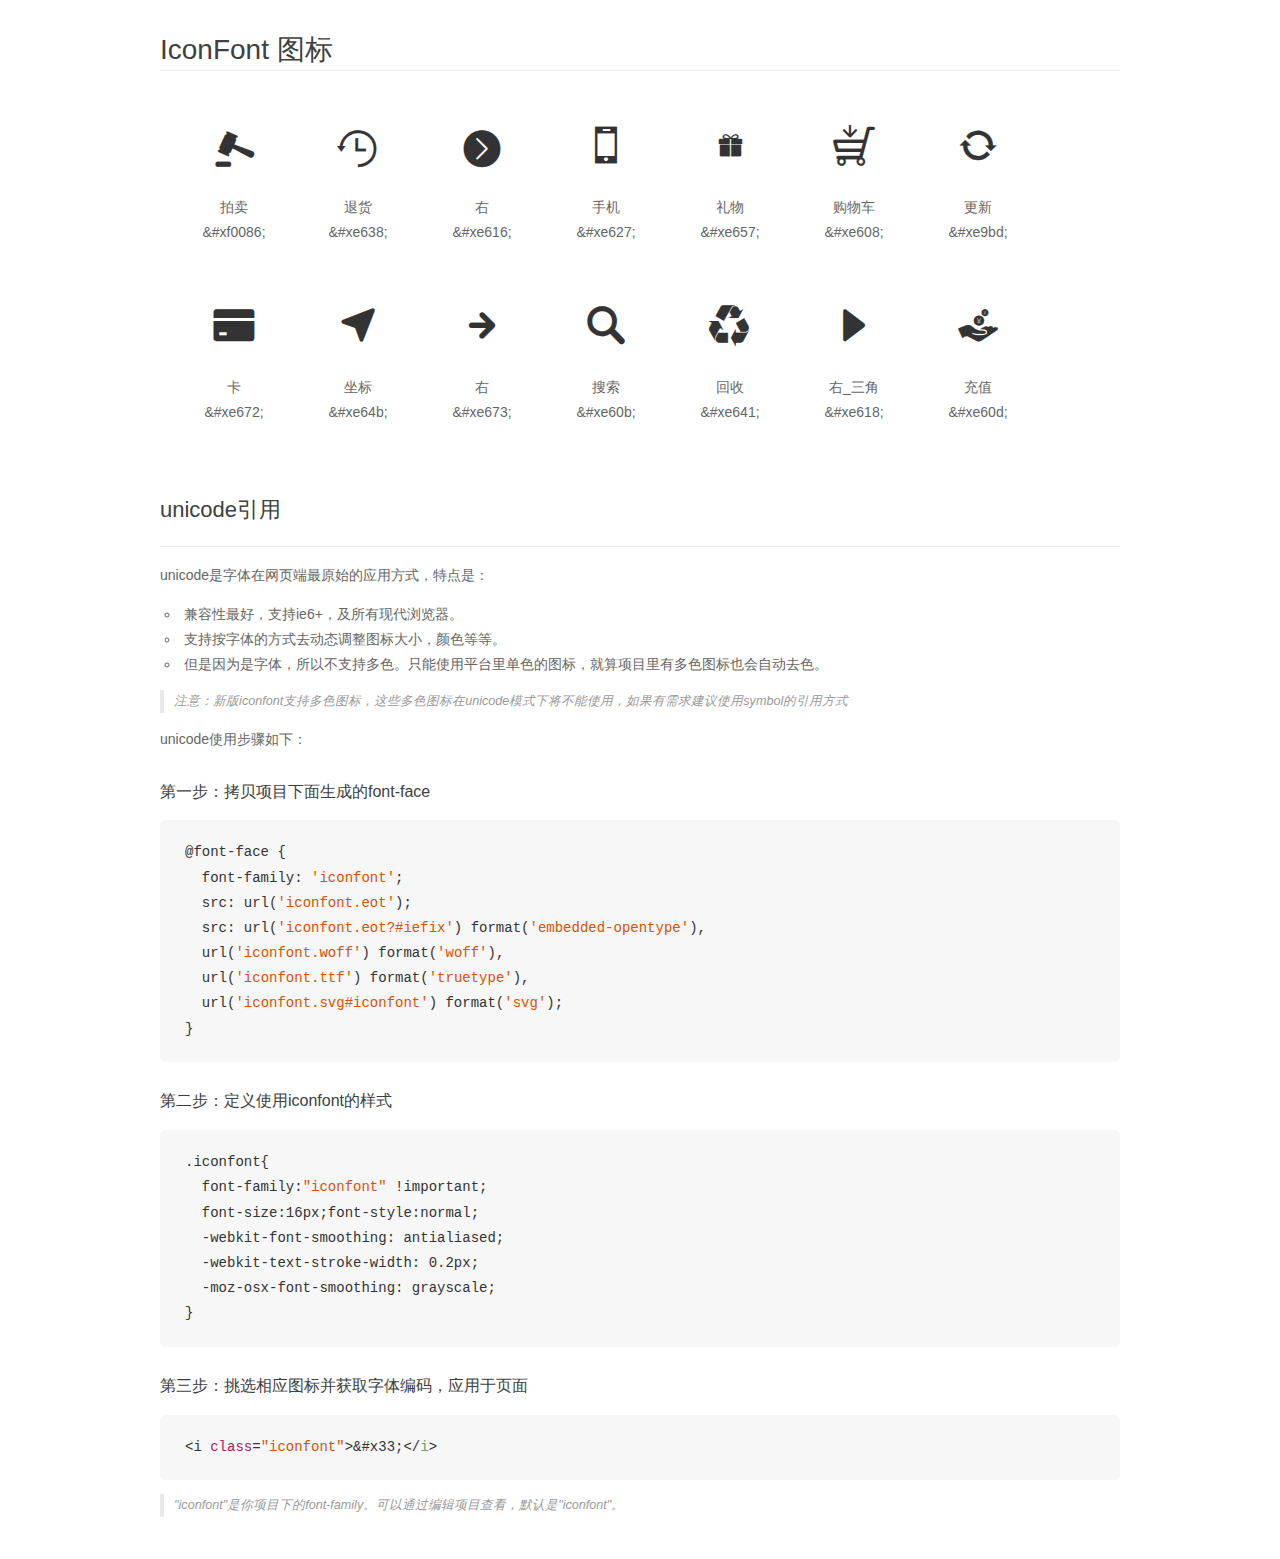
<file: fonts/demo_unicode.html>
<!DOCTYPE html>
<html>
<head>
    <meta charset="utf-8"/>
    <title>IconFont</title>
    <link rel="stylesheet" href="demo.css">

    <style type="text/css">

        @font-face {font-family: "iconfont";
          src: url('iconfont.eot'); /* IE9*/
          src: url('iconfont.eot#iefix') format('embedded-opentype'), /* IE6-IE8 */
          url('iconfont.woff') format('woff'), /* chrome, firefox */
          url('iconfont.ttf') format('truetype'), /* chrome, firefox, opera, Safari, Android, iOS 4.2+*/
          url('iconfont.svg#iconfont') format('svg'); /* iOS 4.1- */
        }

        .iconfont {
          font-family:"iconfont" !important;
          font-size:16px;
          font-style:normal;
          -webkit-font-smoothing: antialiased;
          -webkit-text-stroke-width: 0.2px;
          -moz-osx-font-smoothing: grayscale;
        }

    </style>
</head>
<body>
    <div class="main markdown">
        <h1>IconFont 图标</h1>
        <ul class="icon_lists clear">
            
                <li>
                <i class="icon iconfont">&#xf0086;</i>
                    <div class="name">拍卖</div>
                    <div class="code">&amp;#xf0086;</div>
                </li>
            
                <li>
                <i class="icon iconfont">&#xe638;</i>
                    <div class="name">退货</div>
                    <div class="code">&amp;#xe638;</div>
                </li>
            
                <li>
                <i class="icon iconfont">&#xe616;</i>
                    <div class="name">右</div>
                    <div class="code">&amp;#xe616;</div>
                </li>
            
                <li>
                <i class="icon iconfont">&#xe627;</i>
                    <div class="name">手机</div>
                    <div class="code">&amp;#xe627;</div>
                </li>
            
                <li>
                <i class="icon iconfont">&#xe657;</i>
                    <div class="name">礼物</div>
                    <div class="code">&amp;#xe657;</div>
                </li>
            
                <li>
                <i class="icon iconfont">&#xe608;</i>
                    <div class="name">购物车</div>
                    <div class="code">&amp;#xe608;</div>
                </li>
            
                <li>
                <i class="icon iconfont">&#xe9bd;</i>
                    <div class="name">更新</div>
                    <div class="code">&amp;#xe9bd;</div>
                </li>
            
                <li>
                <i class="icon iconfont">&#xe672;</i>
                    <div class="name">卡</div>
                    <div class="code">&amp;#xe672;</div>
                </li>
            
                <li>
                <i class="icon iconfont">&#xe64b;</i>
                    <div class="name">坐标</div>
                    <div class="code">&amp;#xe64b;</div>
                </li>
            
                <li>
                <i class="icon iconfont">&#xe673;</i>
                    <div class="name">右</div>
                    <div class="code">&amp;#xe673;</div>
                </li>
            
                <li>
                <i class="icon iconfont">&#xe60b;</i>
                    <div class="name">搜索</div>
                    <div class="code">&amp;#xe60b;</div>
                </li>
            
                <li>
                <i class="icon iconfont">&#xe641;</i>
                    <div class="name">回收</div>
                    <div class="code">&amp;#xe641;</div>
                </li>
            
                <li>
                <i class="icon iconfont">&#xe618;</i>
                    <div class="name">右_三角</div>
                    <div class="code">&amp;#xe618;</div>
                </li>
            
                <li>
                <i class="icon iconfont">&#xe60d;</i>
                    <div class="name">充值</div>
                    <div class="code">&amp;#xe60d;</div>
                </li>
            
        </ul>
        <h2 id="unicode-">unicode引用</h2>
        <hr>

        <p>unicode是字体在网页端最原始的应用方式，特点是：</p>
        <ul>
        <li>兼容性最好，支持ie6+，及所有现代浏览器。</li>
        <li>支持按字体的方式去动态调整图标大小，颜色等等。</li>
        <li>但是因为是字体，所以不支持多色。只能使用平台里单色的图标，就算项目里有多色图标也会自动去色。</li>
        </ul>
        <blockquote>
        <p>注意：新版iconfont支持多色图标，这些多色图标在unicode模式下将不能使用，如果有需求建议使用symbol的引用方式</p>
        </blockquote>
        <p>unicode使用步骤如下：</p>
        <h3 id="-font-face">第一步：拷贝项目下面生成的font-face</h3>
        <pre><code class="lang-js hljs javascript">@font-face {
  font-family: <span class="hljs-string">'iconfont'</span>;
  src: url(<span class="hljs-string">'iconfont.eot'</span>);
  src: url(<span class="hljs-string">'iconfont.eot?#iefix'</span>) format(<span class="hljs-string">'embedded-opentype'</span>),
  url(<span class="hljs-string">'iconfont.woff'</span>) format(<span class="hljs-string">'woff'</span>),
  url(<span class="hljs-string">'iconfont.ttf'</span>) format(<span class="hljs-string">'truetype'</span>),
  url(<span class="hljs-string">'iconfont.svg#iconfont'</span>) format(<span class="hljs-string">'svg'</span>);
}
</code></pre>
        <h3 id="-iconfont-">第二步：定义使用iconfont的样式</h3>
        <pre><code class="lang-js hljs javascript">.iconfont{
  font-family:<span class="hljs-string">"iconfont"</span> !important;
  font-size:<span class="hljs-number">16</span>px;font-style:normal;
  -webkit-font-smoothing: antialiased;
  -webkit-text-stroke-width: <span class="hljs-number">0.2</span>px;
  -moz-osx-font-smoothing: grayscale;
}
</code></pre>
        <h3 id="-">第三步：挑选相应图标并获取字体编码，应用于页面</h3>
        <pre><code class="lang-js hljs javascript">&lt;i <span class="hljs-class"><span class="hljs-keyword">class</span></span>=<span class="hljs-string">"iconfont"</span>&gt;&amp;#x33;<span class="xml"><span class="hljs-tag">&lt;/<span class="hljs-name">i</span>&gt;</span></span></code></pre>

        <blockquote>
        <p>"iconfont"是你项目下的font-family。可以通过编辑项目查看，默认是"iconfont"。</p>
        </blockquote>
    </div>


</body>
</html>
</file>
<file: font/iconfont.css>
@font-face {font-family: "iconfont";
  src: url('iconfont.eot?t=1497145084196'); /* IE9*/
  src: url('iconfont.eot?t=1497145084196#iefix') format('embedded-opentype'), /* IE6-IE8 */
  url('iconfont.woff?t=1497145084196') format('woff'), /* chrome, firefox */
  url('iconfont.ttf?t=1497145084196') format('truetype'), /* chrome, firefox, opera, Safari, Android, iOS 4.2+*/
  url('iconfont.svg?t=1497145084196#iconfont') format('svg'); /* iOS 4.1- */
}

.iconfont {
  font-family:"iconfont" !important;
  font-size:16px;
  font-style:normal;
  -webkit-font-smoothing: antialiased;
  -moz-osx-font-smoothing: grayscale;
}

.icon-gouwuche:before { content: "\343f"; }

.icon-13:before { content: "\e60d"; }

.icon-xiajiantou:before { content: "\e638"; }

.icon-cuowu:before { content: "\e641"; }

.icon-shouhuodizhi:before { content: "\e64e"; }

.icon-sousuo:before { content: "\e651"; }

.icon-fanhui:before { content: "\f0343"; }

.icon-gengduo:before { content: "\f0344"; }
</file>
<file: fonts/iconfont.css>
@font-face {font-family: "iconfont";
  src: url('iconfont.eot?t=1503023181283'); /* IE9*/
  src: url('iconfont.eot?t=1503023181283#iefix') format('embedded-opentype'), /* IE6-IE8 */
  url('iconfont.woff?t=1503023181283') format('woff'), /* chrome, firefox */
  url('iconfont.ttf?t=1503023181283') format('truetype'), /* chrome, firefox, opera, Safari, Android, iOS 4.2+*/
  url('iconfont.svg?t=1503023181283#iconfont') format('svg'); /* iOS 4.1- */
}

.iconfont {
  font-family:"iconfont" !important;
  font-size:16px;
  font-style:normal;
  -webkit-font-smoothing: antialiased;
  -moz-osx-font-smoothing: grayscale;
}

.icon-paimai:before { content: "\f0086"; }

.icon-tuihuo:before { content: "\e638"; }

.icon-you:before { content: "\e616"; }

.icon-icon31:before { content: "\e627"; }

.icon-liwu:before { content: "\e657"; }

.icon-gouwuche:before { content: "\e608"; }

.icon-gengxin:before { content: "\e9bd"; }

.icon-qia:before { content: "\e672"; }

.icon-zuobiao:before { content: "\e64b"; }

.icon-you1:before { content: "\e673"; }

.icon-sousuo:before { content: "\e60b"; }

.icon-huishou:before { content: "\e641"; }

.icon-you_sanjiao:before { content: "\e618"; }

.icon-chongzhi:before { content: "\e60d"; }
</file>
<file: css/main.css>
/* normalize.css v3.0.2 | MIT License | git.io/normalize */
html {
  font-family: sans-serif; /* 1 */
  -ms-text-size-adjust: 100%; /* 2 */
  -webkit-text-size-adjust: 100%; /* 2 */
}
body {
  margin: 0;
}
article,
aside,
details,
figcaption,
figure,
footer,
header,
hgroup,
main,
menu,
nav,
section,
summary {
  display: block;
}
audio,
canvas,
progress,
video {
  display: inline-block; /* 1 */
  vertical-align: baseline; /* 2 */
}
audio:not([controls]) {
  display: none;
  height: 0;
}
[hidden],
template {
  display: none;
}
a {
  background-color: transparent;
}
a:active,
a:hover {
  outline: 0;
}
abbr[title] {
  border-bottom: 1px dotted;
}
b,
strong {
  font-weight: bold;
}
dfn {
  font-style: italic;
}
h1 {
  font-size: 2em;
  margin: 0.67em 0;
}
mark {
  background: #ff0;
  color: #000;
}
small {
  font-size: 80%;
}
sub,
sup {
  font-size: 75%;
  line-height: 0;
  position: relative;
  vertical-align: baseline;
}
sup {
  top: -0.5em;
}
sub {
  bottom: -0.25em;
}
img {
  border: 0;
}
svg:not(:root) {
  overflow: hidden;
}
figure {
  margin: 1em 40px;
}
hr {
  -moz-box-sizing: content-box;
  box-sizing: content-box;
  height: 0;
}
pre {
  overflow: auto;
}
code,
kbd,
pre,
samp {
  font-family: monospace, monospace;
  font-size: 1em;
}
button,
input,
optgroup,
select,
textarea {
  color: inherit; /* 1 */
  font: inherit; /* 2 */
  margin: 0; /* 3 */
}
button {
  overflow: visible;
}
button,
select {
  text-transform: none;
}
button,
html input[type="button"],
input[type="reset"],
input[type="submit"] {
  -webkit-appearance: button; /* 2 */
  cursor: pointer; /* 3 */
}
button[disabled],
html input[disabled] {
  cursor: default;
}
button::-moz-focus-inner,
input::-moz-focus-inner {
  border: 0;
  padding: 0;
}
input {
  line-height: normal;
}
input[type="checkbox"],
input[type="radio"] {
  box-sizing: border-box; /* 1 */
  padding: 0; /* 2 */
}
input[type="number"]::-webkit-inner-spin-button,
input[type="number"]::-webkit-outer-spin-button {
  height: auto;
}
input[type="search"] {
  -webkit-appearance: textfield; /* 1 */
  -moz-box-sizing: content-box;
  -webkit-box-sizing: content-box; /* 2 */
  box-sizing: content-box;
}
input[type="search"]::-webkit-search-cancel-button,
input[type="search"]::-webkit-search-decoration {
  -webkit-appearance: none;
}
fieldset {
  border: 1px solid #c0c0c0;
  margin: 0 2px;
  padding: 0.35em 0.625em 0.75em;
}
legend {
  border: 0; /* 1 */
  padding: 0; /* 2 */
}
textarea {
  overflow: auto;
}
optgroup {
  font-weight: bold;
}
table {
  border-collapse: collapse;
  border-spacing: 0;
}
td,
th {
  padding: 0;
}
::selection {
  background: #262a30;
  color: #fff;
}
body {
  position: relative;
  font-family: 'Lato', "PingFang SC", "Microsoft YaHei", sans-serif;
  font-size: 14px;
  line-height: 2;
  color: #555;
  background: #eee;
}
@media (max-width: 767px) {
  body {
    padding-right: 0 !important;
  }
}
@media (min-width: 768px) and (max-width: 991px) {
  body {
    padding-right: 0 !important;
  }
}
@media (min-width: 1600px) {
  body {
    font-size: 16px;
  }
}
h1,
h2,
h3,
h4,
h5,
h6 {
  margin: 0;
  padding: 0;
  font-weight: bold;
  line-height: 1.5;
  font-family: 'Lato', "PingFang SC", "Microsoft YaHei", sans-serif;
}
h2,
h3,
h4,
h5,
h6 {
  margin: 20px 0 15px;
}
h1 {
  font-size: 22px;
}
@media (max-width: 767px) {
  h1 {
    font-size: 18px;
  }
}
h2 {
  font-size: 20px;
}
@media (max-width: 767px) {
  h2 {
    font-size: 16px;
  }
}
h3 {
  font-size: 18px;
}
@media (max-width: 767px) {
  h3 {
    font-size: 14px;
  }
}
h4 {
  font-size: 16px;
}
@media (max-width: 767px) {
  h4 {
    font-size: 12px;
  }
}
h5 {
  font-size: 14px;
}
@media (max-width: 767px) {
  h5 {
    font-size: 10px;
  }
}
h6 {
  font-size: 12px;
}
@media (max-width: 767px) {
  h6 {
    font-size: 8px;
  }
}
p {
  margin: 0 0 20px 0;
}
a {
  color: #555;
  text-decoration: none;
  border-bottom: 1px solid #999;
  word-wrap: break-word;
}
a:hover {
  color: #222;
  border-bottom-color: #222;
}
blockquote {
  margin: 0;
  padding: 0;
}
img {
  display: block;
  margin: auto;
  max-width: 100%;
  height: auto;
}
hr {
  margin: 40px 0;
  height: 3px;
  border: none;
  background-color: #ddd;
  background-image: repeating-linear-gradient(-45deg, #fff, #fff 4px, transparent 4px, transparent 8px);
}
blockquote {
  padding: 0 15px;
  color: #666;
  border-left: 4px solid #ddd;
}
blockquote cite::before {
  content: "-";
  padding: 0 5px;
}
dt {
  font-weight: 700;
}
dd {
  margin: 0;
  padding: 0;
}
.text-left {
  text-align: left;
}
.text-center {
  text-align: center;
}
.text-right {
  text-align: right;
}
.text-justify {
  text-align: justify;
}
.text-nowrap {
  white-space: nowrap;
}
.text-lowercase {
  text-transform: lowercase;
}
.text-uppercase {
  text-transform: uppercase;
}
.text-capitalize {
  text-transform: capitalize;
}
.center-block {
  display: block;
  margin-left: auto;
  margin-right: auto;
}
.clearfix:before,
.clearfix:after {
  content: " ";
  display: table;
}
.clearfix:after {
  clear: both;
}
.pullquote {
  width: 45%;
}
.pullquote.left {
  float: left;
  margin-left: 5px;
  margin-right: 10px;
}
.pullquote.right {
  float: right;
  margin-left: 10px;
  margin-right: 5px;
}
.affix.affix.affix {
  position: fixed;
}
.translation {
  margin-top: -20px;
  font-size: 14px;
  color: #999;
}
.scrollbar-measure {
  width: 100px;
  height: 100px;
  overflow: scroll;
  position: absolute;
  top: -9999px;
}
.use-motion .motion-element {
  opacity: 0;
}
table {
  margin: 20px 0;
  width: 100%;
  border-collapse: collapse;
  border-spacing: 0;
  border: 1px solid #ddd;
  font-size: 14px;
  table-layout: fixed;
  word-wrap: break-all;
}
table>tbody>tr:nth-of-type(odd) {
  background-color: #f9f9f9;
}
table>tbody>tr:hover {
  background-color: #f5f5f5;
}
caption,
th,
td {
  padding: 8px;
  text-align: left;
  vertical-align: middle;
  font-weight: normal;
}
th,
td {
  border-bottom: 3px solid #ddd;
  border-right: 1px solid #eee;
}
th {
  padding-bottom: 10px;
  font-weight: 700;
}
td {
  border-bottom-width: 1px;
}
html,
body {
  height: 100%;
}
.container {
  position: relative;
  min-height: 100%;
}
.header-inner {
  margin: 0 auto;
  padding: 100px 0 70px;
  width: calc(100% - 252px);
}
@media (min-width: 1600px) {
  .container .header-inner {
    width: 900px;
  }
}
.main {
  padding-bottom: 150px;
}
.main-inner {
  margin: 0 auto;
  width: calc(100% - 252px);
}
@media (min-width: 1600px) {
  .container .main-inner {
    width: 900px;
  }
}
.footer {
  position: absolute;
  left: 0;
  bottom: 0;
  width: 100%;
  min-height: 50px;
}
.footer-inner {
  box-sizing: border-box;
  margin: 20px auto;
  width: calc(100% - 252px);
}
@media (min-width: 1600px) {
  .container .footer-inner {
    width: 900px;
  }
}
pre,
.highlight {
  overflow: auto;
  margin: 20px 0;
  padding: 0;
  font-size: 13px;
  color: #4d4d4c;
  background: #f7f7f7;
  line-height: 1.6;
}
pre,
code {
  font-family: consolas, Menlo, "PingFang SC", "Microsoft YaHei", monospace;
}
code {
  padding: 2px 4px;
  word-wrap: break-word;
  color: #555;
  background: #eee;
  border-radius: 3px;
  font-size: 13px;
}
pre code {
  padding: 0;
  color: #4d4d4c;
  background: none;
  text-shadow: none;
}
.highlight {
  border-radius: 1px;
}
.highlight pre {
  border: none;
  margin: 0;
  padding: 10px 0;
}
.highlight table {
  margin: 0;
  width: auto;
  border: none;
}
.highlight td {
  border: none;
  padding: 0;
}
.highlight figcaption {
  font-size: 1em;
  color: #4d4d4c;
  line-height: 1em;
  margin-bottom: 1em;
}
.highlight figcaption:before,
.highlight figcaption:after {
  content: " ";
  display: table;
}
.highlight figcaption:after {
  clear: both;
}
.highlight figcaption a {
  float: right;
  color: #4d4d4c;
}
.highlight figcaption a:hover {
  border-bottom-color: #4d4d4c;
}
.highlight .gutter pre {
  padding-left: 10px;
  padding-right: 10px;
  color: #869194;
  text-align: right;
  background-color: #eff2f3;
}
.highlight .code pre {
  width: 100%;
  padding-left: 10px;
  padding-right: 10px;
  background-color: #f7f7f7;
}
.highlight .line {
  height: 20px;
}
.gutter {
  -webkit-user-select: none;
  -moz-user-select: none;
  -ms-user-select: none;
  user-select: none;
}
.gist table {
  width: auto;
}
.gist table td {
  border: none;
}
pre .deletion {
  background: #fdd;
}
pre .addition {
  background: #dfd;
}
pre .meta {
  color: #8959a8;
}
pre .comment {
  color: #8e908c;
}
pre .variable,
pre .attribute,
pre .tag,
pre .regexp,
pre .ruby .constant,
pre .xml .tag .title,
pre .xml .pi,
pre .xml .doctype,
pre .html .doctype,
pre .css .id,
pre .css .class,
pre .css .pseudo {
  color: #c82829;
}
pre .number,
pre .preprocessor,
pre .built_in,
pre .literal,
pre .params,
pre .constant,
pre .command {
  color: #f5871f;
}
pre .ruby .class .title,
pre .css .rules .attribute,
pre .string,
pre .value,
pre .inheritance,
pre .header,
pre .ruby .symbol,
pre .xml .cdata,
pre .special,
pre .number,
pre .formula {
  color: #718c00;
}
pre .title,
pre .css .hexcolor {
  color: #3e999f;
}
pre .function,
pre .python .decorator,
pre .python .title,
pre .ruby .function .title,
pre .ruby .title .keyword,
pre .perl .sub,
pre .javascript .title,
pre .coffeescript .title {
  color: #4271ae;
}
pre .keyword,
pre .javascript .function {
  color: #8959a8;
}
.full-image.full-image.full-image {
  border: none;
  max-width: 100%;
  width: auto;
  margin: 20px auto;
}
@media (min-width: 992px) {
  .full-image.full-image.full-image {
    max-width: none;
    width: 118%;
    margin: 0 -9%;
  }
}
.blockquote-center,
.page-home .post-type-quote blockquote,
.page-post-detail .post-type-quote blockquote {
  position: relative;
  margin: 40px 0;
  padding: 0;
  border-left: none;
  text-align: center;
}
.blockquote-center::before,
.page-home .post-type-quote blockquote::before,
.page-post-detail .post-type-quote blockquote::before,
.blockquote-center::after,
.page-home .post-type-quote blockquote::after,
.page-post-detail .post-type-quote blockquote::after {
  position: absolute;
  content: ' ';
  display: block;
  width: 100%;
  height: 24px;
  opacity: 0.2;
  background-repeat: no-repeat;
  background-position: 0 -6px;
  background-size: 22px 22px;
}
.blockquote-center::before,
.page-home .post-type-quote blockquote::before,
.page-post-detail .post-type-quote blockquote::before {
  top: -20px;
  background-image: url("../images/quote-l.svg");
  border-top: 1px solid #ccc;
}
.blockquote-center::after,
.page-home .post-type-quote blockquote::after,
.page-post-detail .post-type-quote blockquote::after {
  bottom: -20px;
  background-image: url("../images/quote-r.svg");
  border-bottom: 1px solid #ccc;
  background-position: 100% 8px;
}
.blockquote-center p,
.page-home .post-type-quote blockquote p,
.page-post-detail .post-type-quote blockquote p,
.blockquote-center div,
.page-home .post-type-quote blockquote div,
.page-post-detail .post-type-quote blockquote div {
  text-align: center;
}
.post .post-body .group-picture img {
  box-sizing: border-box;
  padding: 0 3px;
  border: none;
}
.post .group-picture-row {
  overflow: hidden;
  margin-top: 6px;
}
.post .group-picture-row:first-child {
  margin-top: 0;
}
.post .group-picture-column {
  float: left;
}
.page-post-detail .post-body .group-picture-column {
  float: none;
  margin-top: 10px;
  width: auto !important;
}
.page-post-detail .post-body .group-picture-column img {
  margin: 0 auto;
}
.page-archive .group-picture-container {
  overflow: hidden;
}
.page-archive .group-picture-row {
  float: left;
}
.page-archive .group-picture-row:first-child {
  margin-top: 6px;
}
.page-archive .group-picture-column {
  max-width: 150px;
  max-height: 150px;
}
.post-body .note {
  position: relative;
  padding: 15px;
  margin-bottom: 20px;
  border: 1px solid #eee;
  border-left-width: 5px;
  border-radius: 3px;
}
.post-body .note h2,
.post-body .note h3,
.post-body .note h4,
.post-body .note h5,
.post-body .note h6 {
  margin-top: 0;
  margin-bottom: 0;
  border-bottom: initial;
  padding-top: 0 !important;
}
.post-body .note p:first-child,
.post-body .note ul:first-child,
.post-body .note ol:first-child,
.post-body .note table:first-child,
.post-body .note pre:first-child,
.post-body .note blockquote:first-child {
  margin-top: 0;
}
.post-body .note p:last-child,
.post-body .note ul:last-child,
.post-body .note ol:last-child,
.post-body .note table:last-child,
.post-body .note pre:last-child,
.post-body .note blockquote:last-child {
  margin-bottom: 0;
}
.post-body .note.default {
  border-left-color: #777;
}
.post-body .note.default h2,
.post-body .note.default h3,
.post-body .note.default h4,
.post-body .note.default h5,
.post-body .note.default h6 {
  color: #777;
}
.post-body .note.primary {
  border-left-color: #6f42c1;
}
.post-body .note.primary h2,
.post-body .note.primary h3,
.post-body .note.primary h4,
.post-body .note.primary h5,
.post-body .note.primary h6 {
  color: #6f42c1;
}
.post-body .note.info {
  border-left-color: #428bca;
}
.post-body .note.info h2,
.post-body .note.info h3,
.post-body .note.info h4,
.post-body .note.info h5,
.post-body .note.info h6 {
  color: #428bca;
}
.post-body .note.success {
  border-left-color: #5cb85c;
}
.post-body .note.success h2,
.post-body .note.success h3,
.post-body .note.success h4,
.post-body .note.success h5,
.post-body .note.success h6 {
  color: #5cb85c;
}
.post-body .note.warning {
  border-left-color: #f0ad4e;
}
.post-body .note.warning h2,
.post-body .note.warning h3,
.post-body .note.warning h4,
.post-body .note.warning h5,
.post-body .note.warning h6 {
  color: #f0ad4e;
}
.post-body .note.danger {
  border-left-color: #d9534f;
}
.post-body .note.danger h2,
.post-body .note.danger h3,
.post-body .note.danger h4,
.post-body .note.danger h5,
.post-body .note.danger h6 {
  color: #d9534f;
}
.post-body .label {
  display: inline;
  padding: 0 2px;
  white-space: nowrap;
}
.post-body .label.default {
  background-color: #f0f0f0;
}
.post-body .label.primary {
  background-color: #efe6f7;
}
.post-body .label.info {
  background-color: #e5f2f8;
}
.post-body .label.success {
  background-color: #e7f4e9;
}
.post-body .label.warning {
  background-color: #fcf6e1;
}
.post-body .label.danger {
  background-color: #fae8eb;
}
.post-body .tabs {
  position: relative;
  display: block;
  margin-bottom: 20px;
  padding-top: 10px;
}
.post-body .tabs ul.nav-tabs {
  margin: 0;
  padding: 0;
  display: flex;
  margin-bottom: -1px;
}
@media (max-width: 413px) {
  .post-body .tabs ul.nav-tabs {
    display: block;
    margin-bottom: 5px;
  }
}
.post-body .tabs ul.nav-tabs li.tab {
  list-style-type: none !important;
  margin: 0 0.25em 0 0;
  border-top: 3px solid transparent;
  border-left: 1px solid transparent;
  border-right: 1px solid transparent;
}
@media (max-width: 413px) {
  .post-body .tabs ul.nav-tabs li.tab {
    margin: initial;
    border-top: 1px solid transparent;
    border-left: 3px solid transparent;
    border-right: 1px solid transparent;
    border-bottom: 1px solid transparent;
  }
}
.post-body .tabs ul.nav-tabs li.tab a {
  outline: 0;
  border-bottom: initial;
  display: block;
  line-height: 1.8em;
  padding: 0.25em 0.75em;
  transition-duration: 0.2s;
  transition-timing-function: ease-out;
  transition-delay: 0s;
}
.post-body .tabs ul.nav-tabs li.tab a i {
  width: 1.285714285714286em;
}
.post-body .tabs ul.nav-tabs li.tab.active {
  border-top: 3px solid #fc6423;
  border-left: 1px solid #ddd;
  border-right: 1px solid #ddd;
  background-color: #fff;
}
@media (max-width: 413px) {
  .post-body .tabs ul.nav-tabs li.tab.active {
    border-top: 1px solid #ddd;
    border-left: 3px solid #fc6423;
    border-right: 1px solid #ddd;
    border-bottom: 1px solid #ddd;
  }
}
.post-body .tabs ul.nav-tabs li.tab.active a {
  cursor: default;
  color: #555;
}
.post-body .tabs .tab-content {
  background-color: #fff;
}
.post-body .tabs .tab-content .tab-pane {
  border: 1px solid #ddd;
  padding: 20px 20px 0 20px;
}
.post-body .tabs .tab-content .tab-pane:not(.active) {
  display: none !important;
}
.post-body .tabs .tab-content .tab-pane.active {
  display: block !important;
}
.btn {
  display: inline-block;
  padding: 0 20px;
  font-size: 14px;
  color: #fff;
  background: #222;
  border: 2px solid #555;
  text-decoration: none;
  border-radius: 0;
  transition-property: background-color;
  transition-duration: 0.2s;
  transition-timing-function: ease-in-out;
  transition-delay: 0s;
}
.btn:hover,
.post-button .btn:hover {
  border-color: #222;
  color: #fff;
  background: #222;
}
.btn-bar {
  display: block;
  width: 22px;
  height: 2px;
  background: #555;
  border-radius: 1px;
}
.btn-bar+.btn-bar {
  margin-top: 4px;
}
.pagination {
  margin: 120px 0 40px;
  text-align: center;
  border-top: 1px solid #eee;
}
.page-number-basic,
.pagination .prev,
.pagination .next,
.pagination .page-number,
.pagination .space {
  display: inline-block;
  position: relative;
  top: -1px;
  margin: 0 10px;
  padding: 0 10px;
  line-height: 30px;
}
@media (max-width: 767px) {
  .page-number-basic,
  .pagination .prev,
  .pagination .next,
  .pagination .page-number,
  .pagination .space {
    margin: 0 5px;
  }
}
.pagination .prev,
.pagination .next,
.pagination .page-number {
  border-bottom: 0;
  border-top: 1px solid #eee;
  transition-property: border-color;
  transition-duration: 0.2s;
  transition-timing-function: ease-in-out;
  transition-delay: 0s;
}
.pagination .prev:hover,
.pagination .next:hover,
.pagination .page-number:hover {
  border-top-color: #222;
}
.pagination .space {
  padding: 0;
  margin: 0;
}
.pagination .prev {
  margin-left: 0;
}
.pagination .next {
  margin-right: 0;
}
.pagination .page-number.current {
  color: #fff;
  background: #ccc;
  border-top-color: #ccc;
}
@media (max-width: 767px) {
  .pagination {
    border-top: none;
  }
  .pagination .prev,
  .pagination .next,
  .pagination .page-number {
    margin-bottom: 10px;
    border-top: 0;
    border-bottom: 1px solid #eee;
  }
  .pagination .prev:hover,
  .pagination .next:hover,
  .pagination .page-number:hover {
    border-bottom-color: #222;
  }
}
.comments {
  margin: 60px 20px 0;
}
.tag-cloud {
  text-align: center;
}
.tag-cloud a {
  display: inline-block;
  margin: 10px;
}
.back-to-top {
  box-sizing: border-box;
  position: fixed;
  bottom: -100px;
  right: 30px;
  z-index: 1050;
  padding: 0 6px;
  width: 24px;
  background: #222;
  font-size: 12px;
  opacity: 0.6;
  color: #fff;
  cursor: pointer;
  text-align: center;
  -webkit-transform: translateZ(0);
  transition-property: bottom;
  transition-duration: 0.2s;
  transition-timing-function: ease-in-out;
  transition-delay: 0s;
}
@media (min-width: 768px) and (max-width: 991px) {
  .back-to-top {
    display: none !important;
  }
}
@media (max-width: 767px) {
  .back-to-top {
    display: none !important;
  }
}
.back-to-top.back-to-top-on {
  bottom: 30px;
}
.header {
  background: transparent;
}
.header-inner {
  position: relative;
}
.headband {
  height: 3px;
  background: #222;
}
.site-meta {
  margin: 0;
  text-align: center;
}
@media (max-width: 767px) {
  .site-meta {
    text-align: center;
  }
}
.brand {
  position: relative;
  display: inline-block;
  padding: 0 40px;
  color: #fff;
  background: #222;
  border-bottom: none;
}
.brand:hover {
  color: #fff;
}
.logo {
  display: inline-block;
  margin-right: 5px;
  line-height: 36px;
  vertical-align: top;
}
.site-title {
  display: inline-block;
  vertical-align: top;
  line-height: 36px;
  font-size: 20px;
  font-weight: normal;
  font-family: 'Lato', "PingFang SC", "Microsoft YaHei", sans-serif;
}
.site-subtitle {
  margin-top: 10px;
  font-size: 13px;
  color: #ddd;
}
.use-motion .brand {
  opacity: 0;
}
.use-motion .logo,
.use-motion .site-title,
.use-motion .site-subtitle {
  opacity: 0;
  position: relative;
  top: -10px;
}
.site-nav-toggle {
  display: none;
  position: absolute;
  top: 10px;
  left: 10px;
}
@media (max-width: 767px) {
  .site-nav-toggle {
    display: block;
  }
}
.site-nav-toggle button {
  margin-top: 2px;
  padding: 9px 10px;
  background: transparent;
  border: none;
}
@media (max-width: 767px) {
  .site-nav {
    display: none;
    margin: 0 -10px;
    padding: 0 10px;
    clear: both;
    border-top: 1px solid #ddd;
  }
}
@media (min-width: 768px) and (max-width: 991px) {
  .site-nav {
    display: block !important;
  }
}
@media (min-width: 992px) {
  .site-nav {
    display: block !important;
  }
}
.menu {
  margin-top: 20px;
  padding-left: 0;
  text-align: center;
}
.menu .menu-item {
  display: inline-block;
  margin: 0 10px;
  list-style: none;
}
@media screen and (max-width: 767px) {
  .menu .menu-item {
    margin-top: 10px;
  }
}
.menu .menu-item a {
  display: block;
  font-size: 13px;
  line-height: inherit;
  border-bottom: 1px solid transparent;
  transition-property: border-color;
  transition-duration: 0.2s;
  transition-timing-function: ease-in-out;
  transition-delay: 0s;
}
.menu .menu-item a:hover,
.menu-item-active a {
  border-bottom-color: #222;
}
.menu .menu-item .fa {
  margin-right: 5px;
}
.use-motion .menu-item {
  opacity: 0;
}
.post-body {
  font-family: 'Lato', "PingFang SC", "Microsoft YaHei", sans-serif;
}
@media (max-width: 767px) {
  .post-body {
    word-break: break-word;
  }
}
.post-body .fancybox img {
  display: block !important;
  margin: 0 auto;
  cursor: pointer;
  cursor: zoom-in;
  cursor: -webkit-zoom-in;
}
.post-body .image-caption,
.post-body .figure .caption {
  margin: 10px auto 15px;
  text-align: center;
  font-size: 14px;
  color: #999;
  font-weight: bold;
  line-height: 1;
}
.post-sticky-flag {
  display: inline-block;
  font-size: 16px;
  -ms-transform: rotate(30deg);
  -webkit-transform: rotate(30deg);
  -moz-transform: rotate(30deg);
  -ms-transform: rotate(30deg);
  -o-transform: rotate(30deg);
  transform: rotate(30deg);
}
.posts-expand {
  padding-top: 40px;
}
@media (max-width: 767px) {
  .posts-expand {
    margin: 0 20px;
  }
  .post-body pre {
    padding: 10px;
  }
  .post-body pre .gutter pre {
    padding-right: 10px;
  }
  .post-body .highlight {
    margin-left: 0px;
    margin-right: 0px;
    padding: 0;
  }
  .post-body .highlight .gutter pre {
    padding-right: 10px;
  }
}
@media (min-width: 992px) {
  .posts-expand .post-body {
    text-align: justify;
  }
}
.posts-expand .post-body h2,
.posts-expand .post-body h3,
.posts-expand .post-body h4,
.posts-expand .post-body h5,
.posts-expand .post-body h6 {
  padding-top: 10px;
}
.posts-expand .post-body h2 .header-anchor,
.posts-expand .post-body h3 .header-anchor,
.posts-expand .post-body h4 .header-anchor,
.posts-expand .post-body h5 .header-anchor,
.posts-expand .post-body h6 .header-anchor {
  float: right;
  margin-left: 10px;
  color: #ccc;
  border-bottom-style: none;
  visibility: hidden;
}
.posts-expand .post-body h2 .header-anchor:hover,
.posts-expand .post-body h3 .header-anchor:hover,
.posts-expand .post-body h4 .header-anchor:hover,
.posts-expand .post-body h5 .header-anchor:hover,
.posts-expand .post-body h6 .header-anchor:hover {
  color: inherit;
}
.posts-expand .post-body h2:hover .header-anchor,
.posts-expand .post-body h3:hover .header-anchor,
.posts-expand .post-body h4:hover .header-anchor,
.posts-expand .post-body h5:hover .header-anchor,
.posts-expand .post-body h6:hover .header-anchor {
  visibility: visible;
}
.posts-expand .post-body ul li {
  list-style: circle;
}
.posts-expand .post-body img {
  box-sizing: border-box;
  margin: auto;
  padding: 3px;
  border: 1px solid #ddd;
}
.posts-expand .fancybox img {
  margin: 0 auto;
}
@media (max-width: 767px) {
  .posts-collapse {
    margin: 0 20px;
  }
  .posts-collapse .post-title,
  .posts-collapse .post-meta {
    display: block;
    width: auto;
    text-align: left;
  }
}
.posts-collapse {
  position: relative;
  z-index: 1010;
  margin-left: 55px;
}
.posts-collapse::after {
  content: " ";
  position: absolute;
  top: 20px;
  left: 0;
  margin-left: -2px;
  width: 4px;
  height: 100%;
  background: #f5f5f5;
  z-index: -1;
}
@media (max-width: 767px) {
  .posts-collapse {
    margin: 0 20px;
  }
}
.posts-collapse .collection-title {
  position: relative;
  margin: 60px 0;
}
.posts-collapse .collection-title h1,
.posts-collapse .collection-title h2 {
  margin-left: 20px;
}
.posts-collapse .collection-title small {
  color: #bbb;
  margin-left: 5px;
}
.posts-collapse .collection-title::before {
  content: " ";
  position: absolute;
  left: 0;
  top: 50%;
  margin-left: -4px;
  margin-top: -4px;
  width: 8px;
  height: 8px;
  background: #bbb;
  border-radius: 50%;
}
.posts-collapse .post {
  margin: 30px 0;
}
.posts-collapse .post-header {
  position: relative;
  transition-duration: 0.2s;
  transition-timing-function: ease-in-out;
  transition-delay: 0s;
  transition-property: border;
  border-bottom: 1px dashed #ccc;
}
.posts-collapse .post-header::before {
  content: " ";
  position: absolute;
  left: 0;
  top: 12px;
  width: 6px;
  height: 6px;
  margin-left: -4px;
  background: #bbb;
  border-radius: 50%;
  border: 1px solid #fff;
  transition-duration: 0.2s;
  transition-timing-function: ease-in-out;
  transition-delay: 0s;
  transition-property: background;
}
.posts-collapse .post-header:hover {
  border-bottom-color: #666;
}
.posts-collapse .post-header:hover::before {
  background: #222;
}
.posts-collapse .post-meta {
  position: absolute;
  font-size: 12px;
  left: 20px;
  top: 5px;
}
.posts-collapse .post-comments-count {
  display: none;
}
.posts-collapse .post-title {
  margin-left: 60px;
  font-size: 16px;
  font-weight: normal;
  line-height: inherit;
}
.posts-collapse .post-title::after {
  margin-left: 3px;
  opacity: 0.6;
}
.posts-collapse .post-title a {
  color: #666;
  border-bottom: none;
}
.page-home .post-type-quote .post-header,
.page-post-detail .post-type-quote .post-header,
.page-home .post-type-quote .post-tags,
.page-post-detail .post-type-quote .post-tags {
  display: none;
}
.posts-expand .post-title {
  font-size: 26px;
  text-align: center;
  word-break: break-word;
  font-weight: 400;
}
@media (max-width: 767px) {
  .posts-expand .post-title {
    font-size: 22px;
  }
}
.posts-expand .post-title-link {
  display: inline-block;
  position: relative;
  color: #555;
  border-bottom: none;
  line-height: 1.2;
  vertical-align: top;
}
.posts-expand .post-title-link::before {
  content: "";
  position: absolute;
  width: 100%;
  height: 2px;
  bottom: 0;
  left: 0;
  background-color: #000;
  visibility: hidden;
  -webkit-transform: scaleX(0);
  -moz-transform: scaleX(0);
  -ms-transform: scaleX(0);
  -o-transform: scaleX(0);
  transform: scaleX(0);
  transition-duration: 0.2s;
  transition-timing-function: ease-in-out;
  transition-delay: 0s;
}
.posts-expand .post-title-link:hover::before {
  visibility: visible;
  -webkit-transform: scaleX(1);
  -moz-transform: scaleX(1);
  -ms-transform: scaleX(1);
  -o-transform: scaleX(1);
  transform: scaleX(1);
}
.posts-expand .post-title-link .fa {
  font-size: 16px;
}
.posts-expand .post-meta {
  margin: 3px 0 60px 0;
  color: #999;
  font-family: 'Lato', "PingFang SC", "Microsoft YaHei", sans-serif;
  font-size: 12px;
  text-align: center;
}
.posts-expand .post-meta .post-category-list {
  display: inline-block;
  margin: 0;
  padding: 3px;
}
.posts-expand .post-meta .post-category-list-link {
  color: #999;
}
.posts-expand .post-meta .post-description {
  font-size: 14px;
  margin-top: 2px;
}
.post-wordcount {
  display: inline-block;
}
.post-meta-divider {
  margin: 0 0.5em;
}
.post-meta-item-icon {
  margin-right: 3px;
}
@media (min-width: 768px) and (max-width: 991px) {
  .post-meta-item-icon {
    display: inline-block;
  }
}
@media (max-width: 767px) {
  .post-meta-item-icon {
    display: inline-block;
  }
}
@media (min-width: 768px) and (max-width: 991px) {
  .post-meta-item-text {
    display: none;
  }
}
@media (max-width: 767px) {
  .post-meta-item-text {
    display: none;
  }
}
@media (max-width: 767px) {
  .posts-expand .post-comments-count {
    display: none;
  }
}
.post-button {
  margin-top: 50px;
}
.post-button .btn {
  color: #555;
  font-size: 14px;
  background: #fff;
  border-radius: 2px;
  line-height: 2;
  margin: 0 4px 8px 4px;
}
.post-button .fa-fw {
  width: 1.285714285714286em;
  text-align: left;
}
.posts-expand .post-tags {
  margin-top: 40px;
  text-align: center;
}
.posts-expand .post-tags a {
  display: inline-block;
  margin-right: 10px;
  font-size: 13px;
}
.post-nav {
  display: table;
  margin-top: 15px;
  width: 100%;
  border-top: 1px solid #eee;
}
.post-nav-divider {
  display: table-cell;
  width: 10%;
}
.post-nav-item {
  display: table-cell;
  padding: 10px 0 0 0;
  width: 45%;
  vertical-align: top;
}
.post-nav-item a {
  position: relative;
  display: block;
  line-height: 25px;
  font-size: 14px;
  color: #555;
  border-bottom: none;
}
.post-nav-item a:hover {
  color: #222;
  border-bottom: none;
}
.post-nav-item a:active {
  top: 2px;
}
.post-nav-item .fa {
  position: absolute;
  top: 8px;
  left: 0;
  font-size: 12px;
}
.post-nav-next a {
  padding-left: 15px;
}
.post-nav-prev {
  text-align: right;
}
.post-nav-prev a {
  padding-right: 15px;
}
.post-nav-prev .fa {
  right: 0;
  left: auto;
}
.posts-expand .post-eof {
  display: block;
  margin: 80px auto 60px;
  width: 8%;
  height: 1px;
  background: #ccc;
  text-align: center;
}
.post:last-child .post-eof.post-eof.post-eof {
  display: none;
}
.post-gallery {
  display: table;
  table-layout: fixed;
  width: 100%;
  border-collapse: separate;
}
.post-gallery-row {
  display: table-row;
}
.post-gallery .post-gallery-img {
  display: table-cell;
  text-align: center;
  vertical-align: middle;
  border: none;
}
.post-gallery .post-gallery-img img {
  max-width: 100%;
  max-height: 100%;
  border: none;
}
.fancybox-close,
.fancybox-close:hover {
  border: none;
}
.rtl.post-body p,
.rtl.post-body a,
.rtl.post-body h1,
.rtl.post-body h2,
.rtl.post-body h3,
.rtl.post-body h4,
.rtl.post-body h5,
.rtl.post-body h6,
.rtl.post-body li,
.rtl.post-body ul,
.rtl.post-body ol {
  direction: rtl;
  font-family: UKIJ Ekran;
}
.rtl.post-title {
  font-family: UKIJ Ekran;
}
.sidebar {
  position: fixed;
  right: 0;
  top: 0;
  bottom: 0;
  width: 0;
  z-index: 1040;
  box-shadow: inset 0 2px 6px #000;
  background: #222;
  -webkit-transform: translateZ(0);
}
.sidebar a {
  color: #999;
  border-bottom-color: #555;
}
.sidebar a:hover {
  color: #eee;
}
@media (min-width: 768px) and (max-width: 991px) {
  .sidebar {
    display: none !important;
  }
}
@media (max-width: 767px) {
  .sidebar {
    display: none !important;
  }
}
.sidebar-inner {
  position: relative;
  padding: 20px 10px;
  color: #999;
  text-align: center;
}
.sidebar-toggle {
  position: fixed;
  right: 30px;
  bottom: 45px;
  width: 14px;
  height: 14px;
  padding: 5px;
  background: #222;
  line-height: 0;
  z-index: 1050;
  cursor: pointer;
  -webkit-transform: translateZ(0);
}
@media (min-width: 768px) and (max-width: 991px) {
  .sidebar-toggle {
    display: none !important;
  }
}
@media (max-width: 767px) {
  .sidebar-toggle {
    display: none !important;
  }
}
.sidebar-toggle-line {
  position: relative;
  display: inline-block;
  vertical-align: top;
  height: 2px;
  width: 100%;
  background: #fff;
  margin-top: 3px;
}
.sidebar-toggle-line:first-child {
  margin-top: 0;
}
.site-author-image {
  display: block;
  margin: 0 auto;
  padding: 2px;
  max-width: 120px;
  height: auto;
  border: 1px solid #eee;
}
.site-author-name {
  margin: 0;
  text-align: center;
  color: #222;
  font-weight: 600;
}
.site-description {
  margin-top: 0;
  text-align: center;
  font-size: 13px;
  color: #999;
}
.site-state {
  overflow: hidden;
  line-height: 1.4;
  white-space: nowrap;
  text-align: center;
}
.site-state-item {
  display: inline-block;
  padding: 0 15px;
  border-left: 1px solid #eee;
}
.site-state-item:first-child {
  border-left: none;
}
.site-state-item a {
  border-bottom: none;
}
.site-state-item-count {
  display: block;
  text-align: center;
  color: inherit;
  font-weight: 600;
  font-size: 16px;
}
.site-state-item-name {
  font-size: 13px;
  color: #999;
}
.feed-link {
  margin-top: 20px;
}
.feed-link a {
  display: inline-block;
  padding: 0 15px;
  color: #fc6423;
  border: 1px solid #fc6423;
  border-radius: 4px;
}
.feed-link a i {
  color: #fc6423;
  font-size: 14px;
}
.feed-link a:hover {
  color: #fff;
  background: #fc6423;
}
.feed-link a:hover i {
  color: #fff;
}
.links-of-author {
  margin-top: 20px;
  display: flex;
  flex-wrap: wrap;
  justify-content: center;
}
.links-of-author a {
  display: inline-block;
  vertical-align: middle;
  margin-right: 10px;
  margin-bottom: 10px;
  border-bottom-color: #555;
  font-size: 13px;
}
.links-of-author a:before {
  display: inline-block;
  vertical-align: middle;
  margin-right: 3px;
  content: " ";
  width: 4px;
  height: 4px;
  border-radius: 50%;
  background: #694eec;
}
.links-of-blogroll {
  font-size: 13px;
}
.links-of-blogroll-title {
  margin-top: 20px;
  font-size: 14px;
  font-weight: 600;
}
.links-of-blogroll-list {
  margin: 0;
  padding: 0;
  list-style: none;
}
.links-of-blogroll-item {
  padding: 2px 10px;
}
.sidebar-nav {
  margin: 0 0 20px;
  padding-left: 0;
}
.sidebar-nav li {
  display: inline-block;
  cursor: pointer;
  border-bottom: 1px solid transparent;
  font-size: 14px;
  color: #555;
}
.sidebar-nav li:hover {
  color: #fc6423;
}
.page-post-detail .sidebar-nav-toc {
  padding: 0 5px;
}
.page-post-detail .sidebar-nav-overview {
  margin-left: 10px;
}
.sidebar-nav .sidebar-nav-active {
  color: #fc6423;
  border-bottom-color: #fc6423;
}
.sidebar-nav .sidebar-nav-active:hover {
  color: #fc6423;
}
.sidebar-panel {
  display: none;
}
.sidebar-panel-active {
  display: block;
}
.post-toc-empty {
  font-size: 14px;
  color: #666;
}
.post-toc-wrap {
  overflow: hidden;
}
.post-toc {
  overflow: auto;
}
.post-toc ol {
  margin: 0;
  padding: 0 2px 5px 10px;
  text-align: left;
  list-style: none;
  font-size: 14px;
}
.post-toc ol > ol {
  padding-left: 0;
}
.post-toc ol a {
  transition-duration: 0.2s;
  transition-timing-function: ease-in-out;
  transition-delay: 0s;
  transition-property: all;
  color: #666;
  border-bottom-color: #ccc;
}
.post-toc ol a:hover {
  color: #000;
  border-bottom-color: #000;
}
.post-toc .nav-item {
  overflow: hidden;
  text-overflow: ellipsis;
  white-space: nowrap;
  line-height: 1.8;
}
.post-toc .nav .nav-child {
  display: none;
}
.post-toc .nav .active > .nav-child {
  display: block;
}
.post-toc .nav .active-current > .nav-child {
  display: block;
}
.post-toc .nav .active-current > .nav-child > .nav-item {
  display: block;
}
.post-toc .nav .active > a {
  color: #fc6423;
  border-bottom-color: #fc6423;
}
.post-toc .nav .active-current > a {
  color: #fc6423;
}
.post-toc .nav .active-current > a:hover {
  color: #fc6423;
}
.footer {
  font-size: 14px;
  color: #999;
}
.footer img {
  border: none;
}
.footer-inner {
  text-align: center;
}
.with-love {
  display: inline-block;
  margin: 0 5px;
}
.powered-by,
.theme-info {
  display: inline-block;
}
.powered-by {
  margin-right: 10px;
}
.powered-by::after {
  content: "|";
  padding-left: 10px;
}
.cc-license {
  margin-top: 10px;
  text-align: center;
}
.cc-license .cc-opacity {
  opacity: 0.7;
  border-bottom: none;
}
.cc-license .cc-opacity:hover {
  opacity: 0.9;
}
.cc-license img {
  display: inline-block;
}
.theme-next #ds-thread #ds-reset {
  color: #555;
}
.theme-next #ds-thread #ds-reset .ds-replybox {
  margin-bottom: 30px;
}
.theme-next #ds-thread #ds-reset .ds-replybox .ds-avatar,
.theme-next #ds-reset .ds-avatar img {
  box-shadow: none;
}
.theme-next #ds-thread #ds-reset .ds-textarea-wrapper {
  border-color: #c7d4e1;
  background: none;
  border-top-right-radius: 3px;
  border-top-left-radius: 3px;
}
.theme-next #ds-thread #ds-reset .ds-textarea-wrapper textarea {
  height: 60px;
}
.theme-next #ds-reset .ds-rounded-top {
  border-radius: 0;
}
.theme-next #ds-thread #ds-reset .ds-post-toolbar {
  box-sizing: border-box;
  border: 1px solid #c7d4e1;
  background: #f6f8fa;
}
.theme-next #ds-thread #ds-reset .ds-post-options {
  height: 40px;
  border: none;
  background: none;
}
.theme-next #ds-thread #ds-reset .ds-toolbar-buttons {
  top: 11px;
}
.theme-next #ds-thread #ds-reset .ds-sync {
  top: 5px;
}
.theme-next #ds-thread #ds-reset .ds-post-button {
  top: 4px;
  right: 5px;
  width: 90px;
  height: 30px;
  border: 1px solid #c5ced7;
  border-radius: 3px;
  background-image: linear-gradient(#fbfbfc, #f5f7f9);
  color: #60676d;
}
.theme-next #ds-thread #ds-reset .ds-post-button:hover {
  background-position: 0 -30px;
  color: #60676d;
}
.theme-next #ds-thread #ds-reset .ds-comments-info {
  padding: 10px 0;
}
.theme-next #ds-thread #ds-reset .ds-sort {
  display: none;
}
.theme-next #ds-thread #ds-reset li.ds-tab a.ds-current {
  border: none;
  background: #f6f8fa;
  color: #60676d;
}
.theme-next #ds-thread #ds-reset li.ds-tab a.ds-current:hover {
  background-color: #e9f0f7;
  color: #60676d;
}
.theme-next #ds-thread #ds-reset li.ds-tab a {
  border-radius: 2px;
  padding: 5px;
}
.theme-next #ds-thread #ds-reset .ds-login-buttons p {
  color: #999;
  line-height: 36px;
}
.theme-next #ds-thread #ds-reset .ds-login-buttons .ds-service-list li {
  height: 28px;
}
.theme-next #ds-thread #ds-reset .ds-service-list a {
  background: none;
  padding: 5px;
  border: 1px solid;
  border-radius: 3px;
  text-align: center;
}
.theme-next #ds-thread #ds-reset .ds-service-list a:hover {
  color: #fff;
  background: #666;
}
.theme-next #ds-thread #ds-reset .ds-service-list .ds-weibo {
  color: #fc9b00;
  border-color: #fc9b00;
}
.theme-next #ds-thread #ds-reset .ds-service-list .ds-weibo:hover {
  background: #fc9b00;
}
.theme-next #ds-thread #ds-reset .ds-service-list .ds-qq {
  color: #60a3ec;
  border-color: #60a3ec;
}
.theme-next #ds-thread #ds-reset .ds-service-list .ds-qq:hover {
  background: #60a3ec;
}
.theme-next #ds-thread #ds-reset .ds-service-list .ds-renren {
  color: #2e7ac4;
  border-color: #2e7ac4;
}
.theme-next #ds-thread #ds-reset .ds-service-list .ds-renren:hover {
  background: #2e7ac4;
}
.theme-next #ds-thread #ds-reset .ds-service-list .ds-douban {
  color: #37994c;
  border-color: #37994c;
}
.theme-next #ds-thread #ds-reset .ds-service-list .ds-douban:hover {
  background: #37994c;
}
.theme-next #ds-thread #ds-reset .ds-service-list .ds-kaixin {
  color: #fef20d;
  border-color: #fef20d;
}
.theme-next #ds-thread #ds-reset .ds-service-list .ds-kaixin:hover {
  background: #fef20d;
}
.theme-next #ds-thread #ds-reset .ds-service-list .ds-netease {
  color: #f00;
  border-color: #f00;
}
.theme-next #ds-thread #ds-reset .ds-service-list .ds-netease:hover {
  background: #f00;
}
.theme-next #ds-thread #ds-reset .ds-service-list .ds-sohu {
  color: #ffcb05;
  border-color: #ffcb05;
}
.theme-next #ds-thread #ds-reset .ds-service-list .ds-sohu:hover {
  background: #ffcb05;
}
.theme-next #ds-thread #ds-reset .ds-service-list .ds-baidu {
  color: #2831e0;
  border-color: #2831e0;
}
.theme-next #ds-thread #ds-reset .ds-service-list .ds-baidu:hover {
  background: #2831e0;
}
.theme-next #ds-thread #ds-reset .ds-service-list .ds-google {
  color: #166bec;
  border-color: #166bec;
}
.theme-next #ds-thread #ds-reset .ds-service-list .ds-google:hover {
  background: #166bec;
}
.theme-next #ds-thread #ds-reset .ds-service-list .ds-weixin {
  color: #00ce0d;
  border-color: #00ce0d;
}
.theme-next #ds-thread #ds-reset .ds-service-list .ds-weixin:hover {
  background: #00ce0d;
}
.theme-next #ds-thread #ds-reset .ds-service-list .ds-more-services {
  border: none;
}
.theme-next #ds-thread #ds-reset .ds-service-list .ds-more-services:hover {
  background: none;
}
.theme-next #ds-reset .duoshuo-ua-admin {
  display: inline-block;
  color: #f00;
}
.theme-next #ds-reset .duoshuo-ua-platform,
.theme-next #ds-reset .duoshuo-ua-browser {
  color: #ccc;
}
.theme-next #ds-reset .duoshuo-ua-platform .fa,
.theme-next #ds-reset .duoshuo-ua-browser .fa {
  display: inline-block;
  margin-right: 3px;
}
.theme-next #ds-reset .duoshuo-ua-separator {
  display: inline-block;
  margin-left: 5px;
}
.theme-next .this_ua {
  background-color: #ccc !important;
  border-radius: 4px;
  padding: 0 5px !important;
  margin: 1px 1px !important;
  border: 1px solid #bbb !important;
  color: #fff;
  display: inline-block !important;
}
.theme-next .this_ua.admin {
  background-color: #d9534f !important;
  border-color: #d9534f !important;
}
.theme-next .this_ua.platform.iOS,
.theme-next .this_ua.platform.Mac,
.theme-next .this_ua.platform.Windows {
  background-color: #39b3d7 !important;
  border-color: #46b8da !important;
}
.theme-next .this_ua.platform.Linux {
  background-color: #3a3a3a !important;
  border-color: #1f1f1f !important;
}
.theme-next .this_ua.platform.Android {
  background-color: #00c47d !important;
  border-color: #01b171 !important;
}
.theme-next .this_ua.browser.Mobile,
.theme-next .this_ua.browser.Chrome {
  background-color: #5cb85c !important;
  border-color: #4cae4c !important;
}
.theme-next .this_ua.browser.Firefox {
  background-color: #f0ad4e !important;
  border-color: #eea236 !important;
}
.theme-next .this_ua.browser.Maxthon,
.theme-next .this_ua.browser.IE {
  background-color: #428bca !important;
  border-color: #357ebd !important;
}
.theme-next .this_ua.browser.baidu,
.theme-next .this_ua.browser.UCBrowser,
.theme-next .this_ua.browser.Opera {
  background-color: #d9534f !important;
  border-color: #d43f3a !important;
}
.theme-next .this_ua.browser.Android,
.theme-next .this_ua.browser.QQBrowser {
  background-color: #78ace9 !important;
  border-color: #4cae4c !important;
}
.post-spread {
  margin-top: 20px;
  text-align: center;
}
.jiathis_style {
  display: inline-block;
}
.jiathis_style a {
  border: none;
}
.fa {
  font-family: FontAwesome !important;
}
.post-spread {
  margin-top: 20px;
  text-align: center;
}
.bdshare-slide-button-box a {
  border: none;
}
.bdsharebuttonbox {
  display: inline-block;
}
.bdsharebuttonbox a {
  border: none;
}
.local-search-pop-overlay {
  position: fixed;
  width: 100%;
  height: 100%;
  top: 0;
  left: 0;
  z-index: 2080;
  background-color: rgba(0,0,0,0.3);
}
.local-search-popup {
  display: none;
  position: fixed;
  top: 10%;
  left: 50%;
  margin-left: -350px;
  width: 700px;
  height: 80%;
  padding: 0;
  background: #fff;
  color: #333;
  z-index: 9999;
  border-radius: 5px;
}
@media (max-width: 767px) {
  .local-search-popup {
    padding: 0;
    top: 0;
    left: 0;
    margin: 0;
    width: 100%;
    height: 100%;
    border-radius: 0;
  }
}
.local-search-popup ul.search-result-list {
  padding: 0;
  margin: 0 5px;
}
.local-search-popup p.search-result {
  border-bottom: 1px dashed #ccc;
  padding: 5px 0;
}
.local-search-popup a.search-result-title {
  font-weight: bold;
  font-size: 16px;
}
.local-search-popup .search-keyword {
  border-bottom: 1px dashed #f00;
  font-weight: bold;
  color: #f00;
}
.local-search-popup .local-search-header {
  padding: 5px;
  height: 36px;
  background: #f5f5f5;
  border-top-left-radius: 5px;
  border-top-right-radius: 5px;
}
.local-search-popup #local-search-result {
  overflow: auto;
  position: relative;
  padding: 5px 25px;
  height: calc(100% - 55px);
}
.local-search-popup .local-search-input-wrapper {
  display: inline-block;
  width: calc(100% - 90px);
  height: 36px;
  line-height: 36px;
  padding: 0 5px;
}
.local-search-popup .local-search-input-wrapper input {
  padding: 8px 0;
  height: 20px;
  display: block;
  width: 100%;
  outline: none;
  border: none;
  background: transparent;
  vertical-align: middle;
}
.local-search-popup .search-icon,
.local-search-popup .popup-btn-close {
  display: inline-block;
  font-size: 18px;
  color: #999;
  height: 36px;
  width: 18px;
  padding-left: 10px;
  padding-right: 10px;
}
.local-search-popup .search-icon {
  float: left;
}
.local-search-popup .popup-btn-close {
  border-left: 1px solid #eee;
  float: right;
  cursor: pointer;
}
.local-search-popup #no-result {
  position: absolute;
  left: 50%;
  top: 50%;
  -webkit-transform: translate(-50%, -50%);
  -webkit-transform: translate(-50%, -50%);
  -moz-transform: translate(-50%, -50%);
  -ms-transform: translate(-50%, -50%);
  -o-transform: translate(-50%, -50%);
  transform: translate(-50%, -50%);
  color: #ccc;
}
.site-uv,
.site-pv,
.page-pv {
  display: inline-block;
}
.site-uv .busuanzi-value,
.site-pv .busuanzi-value,
.page-pv .busuanzi-value {
  margin: 0 5px;
}
.site-uv {
  margin-right: 10px;
}
.site-uv::after {
  content: "|";
  padding-left: 10px;
}
.use-motion .post {
  opacity: 0;
}
.page-archive .archive-page-counter {
  position: relative;
  top: 3px;
  left: 20px;
}
@media (max-width: 767px) {
  .page-archive .archive-page-counter {
    top: 5px;
  }
}
.page-archive .posts-collapse .archive-move-on {
  position: absolute;
  top: 11px;
  left: 0;
  margin-left: -6px;
  width: 10px;
  height: 10px;
  opacity: 0.5;
  background: #555;
  border: 1px solid #fff;
  border-radius: 50%;
}
.category-all-page .category-all-title {
  text-align: center;
}
.category-all-page .category-all {
  margin-top: 20px;
}
.category-all-page .category-list {
  margin: 0;
  padding: 0;
  list-style: none;
}
.category-all-page .category-list-item {
  margin: 5px 10px;
}
.category-all-page .category-list-count {
  color: #bbb;
}
.category-all-page .category-list-count:before {
  display: inline;
  content: " (";
}
.category-all-page .category-list-count:after {
  display: inline;
  content: ") ";
}
.category-all-page .category-list-child {
  padding-left: 10px;
}
#schedule ul#event-list {
  padding-left: 30px;
}
#schedule ul#event-list hr {
  margin: 20px 0 45px 0 !important;
  background: #222;
}
#schedule ul#event-list hr:after {
  display: inline-block;
  content: 'NOW';
  background: #222;
  color: #fff;
  font-weight: bold;
  text-align: right;
  padding: 0 5px;
}
#schedule ul#event-list li.event {
  margin: 20px 0px;
  background: #f9f9f9;
  padding-left: 10px;
  min-height: 40px;
}
#schedule ul#event-list li.event h2.event-summary {
  margin: 0;
  padding-bottom: 3px;
}
#schedule ul#event-list li.event h2.event-summary:before {
  display: inline-block;
  font-family: FontAwesome;
  font-size: 8px;
  content: '\f111';
  vertical-align: middle;
  margin-right: 25px;
  color: #bbb;
}
#schedule ul#event-list li.event span.event-relative-time {
  display: inline-block;
  font-size: 12px;
  font-weight: 400;
  padding-left: 12px;
  color: #bbb;
}
#schedule ul#event-list li.event span.event-details {
  display: block;
  color: #bbb;
  margin-left: 56px;
  padding-top: 3px;
  padding-bottom: 6px;
  text-indent: -24px;
  line-height: 18px;
}
#schedule ul#event-list li.event span.event-details:before {
  text-indent: 0;
  display: inline-block;
  width: 14px;
  font-family: FontAwesome;
  text-align: center;
  margin-right: 9px;
  color: #bbb;
}
#schedule ul#event-list li.event span.event-details.event-location:before {
  content: '\f041';
}
#schedule ul#event-list li.event span.event-details.event-duration:before {
  content: '\f017';
}
#schedule ul#event-list li.event-past {
  background: #fcfcfc;
}
#schedule ul#event-list li.event-past > * {
  opacity: 0.6;
}
#schedule ul#event-list li.event-past h2.event-summary {
  color: #bbb;
}
#schedule ul#event-list li.event-past h2.event-summary:before {
  color: #dfdfdf;
}
#schedule ul#event-list li.event-now {
  background: #222;
  color: #fff;
  padding: 15px 0 15px 10px;
}
#schedule ul#event-list li.event-now h2.event-summary:before {
  -webkit-transform: scale(1.2);
  -moz-transform: scale(1.2);
  -ms-transform: scale(1.2);
  -o-transform: scale(1.2);
  transform: scale(1.2);
  color: #fff;
  animation: dot-flash 1s alternate infinite ease-in-out;
}
#schedule ul#event-list li.event-now * {
  color: #fff !important;
}
@-moz-keyframes dot-flash {
  from {
    opacity: 1;
    -webkit-transform: scale(1.1);
    -moz-transform: scale(1.1);
    -ms-transform: scale(1.1);
    -o-transform: scale(1.1);
    transform: scale(1.1);
  }
  to {
    opacity: 0;
    -webkit-transform: scale(1);
    -moz-transform: scale(1);
    -ms-transform: scale(1);
    -o-transform: scale(1);
    transform: scale(1);
  }
}
@-webkit-keyframes dot-flash {
  from {
    opacity: 1;
    -webkit-transform: scale(1.1);
    -moz-transform: scale(1.1);
    -ms-transform: scale(1.1);
    -o-transform: scale(1.1);
    transform: scale(1.1);
  }
  to {
    opacity: 0;
    -webkit-transform: scale(1);
    -moz-transform: scale(1);
    -ms-transform: scale(1);
    -o-transform: scale(1);
    transform: scale(1);
  }
}
@-o-keyframes dot-flash {
  from {
    opacity: 1;
    -webkit-transform: scale(1.1);
    -moz-transform: scale(1.1);
    -ms-transform: scale(1.1);
    -o-transform: scale(1.1);
    transform: scale(1.1);
  }
  to {
    opacity: 0;
    -webkit-transform: scale(1);
    -moz-transform: scale(1);
    -ms-transform: scale(1);
    -o-transform: scale(1);
    transform: scale(1);
  }
}
@keyframes dot-flash {
  from {
    opacity: 1;
    -webkit-transform: scale(1.1);
    -moz-transform: scale(1.1);
    -ms-transform: scale(1.1);
    -o-transform: scale(1.1);
    transform: scale(1.1);
  }
  to {
    opacity: 0;
    -webkit-transform: scale(1);
    -moz-transform: scale(1);
    -ms-transform: scale(1);
    -o-transform: scale(1);
    transform: scale(1);
  }
}
.page-post-detail .sidebar-toggle-line {
  background: #fc6423;
}
.page-post-detail .comments {
  overflow: hidden;
}
.header {
  position: relative;
  margin: 0 auto;
  width: 75%;
}
@media (min-width: 768px) and (max-width: 991px) {
  .header {
    width: auto;
  }
}
@media (max-width: 767px) {
  .header {
    width: auto;
  }
}
.header-inner {
  position: absolute;
  top: 0;
  overflow: hidden;
  padding: 0;
  width: 240px;
  background: #fff;
  box-shadow: 0 2px 2px 0 rgba(0,0,0,0.12), 0 3px 1px -2px rgba(0,0,0,0.06), 0 1px 5px 0 rgba(0,0,0,0.12);
  border-radius: initial;
}
@media (min-width: 1600px) {
  .container .header-inner {
    width: 240px;
  }
}
@media (min-width: 768px) and (max-width: 991px) {
  .header-inner {
    position: relative;
    width: auto;
    border-radius: initial;
  }
}
@media (max-width: 767px) {
  .header-inner {
    position: relative;
    width: auto;
    border-radius: initial;
  }
}
.main:before,
.main:after {
  content: " ";
  display: table;
}
.main:after {
  clear: both;
}
@media (min-width: 768px) and (max-width: 991px) {
  .main {
    padding-bottom: 100px;
  }
}
@media (max-width: 767px) {
  .main {
    padding-bottom: 100px;
  }
}
.container .main-inner {
  width: 75%;
}
@media (min-width: 768px) and (max-width: 991px) {
  .container .main-inner {
    width: auto;
  }
}
@media (max-width: 767px) {
  .container .main-inner {
    width: auto;
  }
}
.content-wrap {
  float: right;
  box-sizing: border-box;
  padding: 40px;
  width: calc(100% - 252px);
  background: #fff;
  min-height: 700px;
  box-shadow: 0 2px 2px 0 rgba(0,0,0,0.12), 0 3px 1px -2px rgba(0,0,0,0.06), 0 1px 5px 0 rgba(0,0,0,0.12);
  border-radius: initial;
}
@media (min-width: 768px) and (max-width: 991px) {
  .content-wrap {
    width: 100%;
    padding: 20px;
    border-radius: initial;
  }
}
@media (max-width: 767px) {
  .content-wrap {
    width: 100%;
    padding: 20px;
    min-height: auto;
    border-radius: initial;
  }
}
.sidebar {
  position: static;
  float: left;
  margin-top: 300px;
  width: 240;
  background: #eee;
  box-shadow: none;
}
@media (min-width: 768px) and (max-width: 991px) {
  .sidebar {
    display: none;
  }
}
@media (max-width: 767px) {
  .sidebar {
    display: none;
  }
}
.sidebar-toggle {
  display: none;
}
.footer-inner {
  width: 75%;
  padding-left: 260px;
}
@media (min-width: 768px) and (max-width: 991px) {
  .footer-inner {
    width: auto;
    padding-left: 0 !important;
    padding-right: 0 !important;
  }
}
@media (max-width: 767px) {
  .footer-inner {
    width: auto;
    padding-left: 0 !important;
    padding-right: 0 !important;
  }
}
.sidebar-position-right .header-inner {
  right: 0;
}
.sidebar-position-right .content-wrap {
  float: left;
}
.sidebar-position-right .sidebar {
  float: right;
}
.sidebar-position-right .footer-inner {
  padding-left: 0;
  padding-right: 260px;
}
.site-brand-wrapper {
  position: relative;
}
.site-meta {
  padding: 20px 0;
  color: #fff;
  background: #222;
}
@media (min-width: 768px) and (max-width: 991px) {
  .site-meta {
    box-shadow: 0 0 16px rgba(0,0,0,0.5);
  }
}
@media (max-width: 767px) {
  .site-meta {
    box-shadow: 0 0 16px rgba(0,0,0,0.5);
  }
}
.brand {
  padding: 0;
  background: none;
}
.brand:hover {
  color: #fff;
}
.site-subtitle {
  margin: 10px 10px 0;
  font-weight: initial;
}
.site-search form {
  display: none;
}
.site-nav {
  border-top: none;
}
@media (min-width: 768px) and (max-width: 991px) {
  .site-nav {
    display: none !important;
  }
}
@media (min-width: 768px) and (max-width: 991px) {
  .site-nav-on {
    display: block !important;
  }
}
.menu .menu-item {
  display: block;
  margin: 0;
}
.menu .menu-item a {
  position: relative;
  box-sizing: border-box;
  padding: 5px 20px;
  text-align: left;
  line-height: inherit;
  transition-property: background-color;
  transition-duration: 0.2s;
  transition-timing-function: ease-in-out;
  transition-delay: 0s;
}
.menu .menu-item a:hover,
.menu-item-active a {
  background: #f9f9f9;
  border-bottom-color: #fff;
}
.menu .menu-item br {
  display: none;
}
.menu-item-active a:after {
  content: " ";
  position: absolute;
  top: 50%;
  margin-top: -3px;
  right: 15px;
  width: 6px;
  height: 6px;
  border-radius: 50%;
  background-color: #bbb;
}
.btn-bar {
  background-color: #fff;
}
.site-nav-toggle {
  left: 20px;
  top: 50%;
  -webkit-transform: translateY(-50%);
  -webkit-transform: translateY(-50%);
  -moz-transform: translateY(-50%);
  -ms-transform: translateY(-50%);
  -o-transform: translateY(-50%);
  transform: translateY(-50%);
}
@media (min-width: 768px) and (max-width: 991px) {
  .site-nav-toggle {
    display: block;
  }
}
.use-motion .sidebar .motion-element {
  opacity: 1;
}
.sidebar {
  display: none;
  right: auto;
  bottom: auto;
  -webkit-transform: none;
}
.sidebar-inner {
  box-sizing: border-box;
  width: 240px;
  color: #555;
  background: #fff;
  box-shadow: 0 2px 2px 0 rgba(0,0,0,0.12), 0 3px 1px -2px rgba(0,0,0,0.06), 0 1px 5px 0 rgba(0,0,0,0.12), 0 -1px 0.5px 0 rgba(0,0,0,0.09);
  border-radius: initial;
}
.sidebar-inner.affix {
  position: fixed;
  top: 12px;
}
.site-overview {
  margin: 0 2px;
  text-align: left;
}
.site-author:before,
.site-author:after {
  content: " ";
  display: table;
}
.site-author:after {
  clear: both;
}
.sidebar a {
  color: #555;
}
.sidebar a:hover {
  color: #222;
}
.links-of-author-item a:before {
  display: none;
}
.links-of-author-item a {
  border-bottom: none;
  text-decoration: underline;
}
.feed-link {
  border-top: 1px dotted #ccc;
  border-bottom: 1px dotted #ccc;
  text-align: center;
}
.feed-link a {
  display: block;
  color: #fc6423;
  border: none;
}
.feed-link a:hover {
  background: none;
  color: #e34603;
}
.feed-link a:hover i {
  color: #e34603;
}
.links-of-author:before,
.links-of-author:after {
  content: " ";
  display: table;
}
.links-of-author:after {
  clear: both;
}
.links-of-author-item {
  margin: 5px 0 0;
  width: 50%;
}
.links-of-author-item a {
  box-sizing: border-box;
  display: inline-block;
  margin-right: 0;
  margin-bottom: 0;
  padding: 0 5px;
  overflow: hidden;
  white-space: nowrap;
  text-overflow: ellipsis;
}
.links-of-author-item a {
  display: block;
  text-decoration: none;
}
.links-of-author-item a:hover {
  border-radius: 4px;
  background: #eee;
}
.links-of-author-item .fa {
  margin-right: 2px;
  font-size: 16px;
}
.links-of-author-item .fa-globe {
  font-size: 15px;
}
.links-of-blogroll {
  margin-top: 20px;
  padding: 3px 0 0;
  border-top: 1px dotted #ccc;
}
.links-of-blogroll-title {
  margin-top: 0;
}
.links-of-blogroll-item {
  padding: 0;
}
.links-of-blogroll-inline:before,
.links-of-blogroll-inline:after {
  content: " ";
  display: table;
}
.links-of-blogroll-inline:after {
  clear: both;
}
.links-of-blogroll-inline .links-of-blogroll-item {
  margin: 5px 0 0;
  width: 50%;
}
.links-of-blogroll-inline .links-of-blogroll-item a {
  box-sizing: border-box;
  display: inline-block;
  margin-right: 0;
  margin-bottom: 0;
  padding: 0 5px;
  overflow: hidden;
  white-space: nowrap;
  text-overflow: ellipsis;
}
@media (max-width: 767px) {
  .post-body {
    text-align: justify;
  }
}
.content-wrap {
  padding: initial;
  background: initial;
  box-shadow: initial;
  border-radius: initial;
}
.post-block {
  margin-bottom: 12px;
  background: #fff;
  padding: 40px;
  box-shadow: 0 2px 2px 0 rgba(0,0,0,0.12), 0 3px 1px -2px rgba(0,0,0,0.06), 0 1px 5px 0 rgba(0,0,0,0.12);
  border-radius: initial;
}
.posts-expand {
  padding-top: initial;
}
.post-eof {
  display: none !important;
}
.main {
  padding-bottom: initial;
}
.footer {
  bottom: auto;
}
</file>
<file: font/demo.css>
*{margin: 0;padding: 0;list-style: none;}
/*
KISSY CSS Reset
理念：1. reset 的目的不是清除浏览器的默认样式，这仅是部分工作。清除和重置是紧密不可分的。
2. reset 的目的不是让默认样式在所有浏览器下一致，而是减少默认样式有可能带来的问题。
3. reset 期望提供一套普适通用的基础样式。但没有银弹，推荐根据具体需求，裁剪和修改后再使用。
特色：1. 适应中文；2. 基于最新主流浏览器。
维护：玉伯<lifesinger@gmail.com>, 正淳<ragecarrier@gmail.com>
 */

/** 清除内外边距 **/
body, h1, h2, h3, h4, h5, h6, hr, p, blockquote, /* structural elements 结构元素 */
dl, dt, dd, ul, ol, li, /* list elements 列表元素 */
pre, /* text formatting elements 文本格式元素 */
form, fieldset, legend, button, input, textarea, /* form elements 表单元素 */
th, td /* table elements 表格元素 */ {
  margin: 0;
  padding: 0;
}

/** 设置默认字体 **/
body,
button, input, select, textarea /* for ie */ {
  font: 12px/1.5 tahoma, arial, \5b8b\4f53, sans-serif;
}
h1, h2, h3, h4, h5, h6 { font-size: 100%; }
address, cite, dfn, em, var { font-style: normal; } /* 将斜体扶正 */
code, kbd, pre, samp { font-family: courier new, courier, monospace; } /* 统一等宽字体 */
small { font-size: 12px; } /* 小于 12px 的中文很难阅读，让 small 正常化 */

/** 重置列表元素 **/
ul, ol { list-style: none; }

/** 重置文本格式元素 **/
a { text-decoration: none; }
a:hover { text-decoration: underline; }


/** 重置表单元素 **/
legend { color: #000; } /* for ie6 */
fieldset, img { border: 0; } /* img 搭车：让链接里的 img 无边框 */
button, input, select, textarea { font-size: 100%; } /* 使得表单元素在 ie 下能继承字体大小 */
/* 注：optgroup 无法扶正 */

/** 重置表格元素 **/
table { border-collapse: collapse; border-spacing: 0; }

/* 清除浮动 */
.ks-clear:after, .clear:after {
  content: '\20';
  display: block;
  height: 0;
  clear: both;
}
.ks-clear, .clear {
  *zoom: 1;
}

.main {
  padding: 30px 100px;
width: 960px;
margin: 0 auto;
}
.main h1{font-size:36px; color:#333; text-align:left;margin-bottom:30px; border-bottom: 1px solid #eee;}

.helps{margin-top:40px;}
.helps pre{
  padding:20px;
  margin:10px 0;
  border:solid 1px #e7e1cd;
  background-color: #fffdef;
  overflow: auto;
}

.icon_lists{
  width: 100% !important;

}

.icon_lists li{
  float:left;
  width: 100px;
  height:180px;
  text-align: center;
  list-style: none !important;
}
.icon_lists .icon{
  font-size: 42px;
  line-height: 100px;
  margin: 10px 0;
  color:#333;
  -webkit-transition: font-size 0.25s ease-out 0s;
  -moz-transition: font-size 0.25s ease-out 0s;
  transition: font-size 0.25s ease-out 0s;

}
.icon_lists .icon:hover{
  font-size: 100px;
}



.markdown {
  color: #666;
  font-size: 14px;
  line-height: 1.8;
}

.highlight {
  line-height: 1.5;
}

.markdown img {
  vertical-align: middle;
  max-width: 100%;
}

.markdown h1 {
  color: #404040;
  font-weight: 500;
  line-height: 40px;
  margin-bottom: 24px;
}

.markdown h2,
.markdown h3,
.markdown h4,
.markdown h5,
.markdown h6 {
  color: #404040;
  margin: 1.6em 0 0.6em 0;
  font-weight: 500;
  clear: both;
}

.markdown h1 {
  font-size: 28px;
}

.markdown h2 {
  font-size: 22px;
}

.markdown h3 {
  font-size: 16px;
}

.markdown h4 {
  font-size: 14px;
}

.markdown h5 {
  font-size: 12px;
}

.markdown h6 {
  font-size: 12px;
}

.markdown hr {
  height: 1px;
  border: 0;
  background: #e9e9e9;
  margin: 16px 0;
  clear: both;
}

.markdown p,
.markdown pre {
  margin: 1em 0;
}

.markdown > p,
.markdown > blockquote,
.markdown > .highlight,
.markdown > ol,
.markdown > ul {
  width: 80%;
}

.markdown ul > li {
  list-style: circle;
}

.markdown > ul li,
.markdown blockquote ul > li {
  margin-left: 20px;
  padding-left: 4px;
}

.markdown > ul li p,
.markdown > ol li p {
  margin: 0.6em 0;
}

.markdown ol > li {
  list-style: decimal;
}

.markdown > ol li,
.markdown blockquote ol > li {
  margin-left: 20px;
  padding-left: 4px;
}

.markdown code {
  margin: 0 3px;
  padding: 0 5px;
  background: #eee;
  border-radius: 3px;
}

.markdown pre {
  border-radius: 6px;
  background: #f7f7f7;
  padding: 20px;
}

.markdown pre code {
  border: none;
  background: #f7f7f7;
  margin: 0;
}

.markdown strong,
.markdown b {
  font-weight: 600;
}

.markdown > table {
  border-collapse: collapse;
  border-spacing: 0px;
  empty-cells: show;
  border: 1px solid #e9e9e9;
  width: 95%;
  margin-bottom: 24px;
}

.markdown > table th {
  white-space: nowrap;
  color: #333;
  font-weight: 600;

}

.markdown > table th,
.markdown > table td {
  border: 1px solid #e9e9e9;
  padding: 8px 16px;
  text-align: left;
}

.markdown > table th {
  background: #F7F7F7;
}

.markdown blockquote {
  font-size: 90%;
  color: #999;
  border-left: 4px solid #e9e9e9;
  padding-left: 0.8em;
  margin: 1em 0;
  font-style: italic;
}

.markdown blockquote p {
  margin: 0;
}

.markdown .anchor {
  opacity: 0;
  transition: opacity 0.3s ease;
  margin-left: 8px;
}

.markdown .waiting {
  color: #ccc;
}

.markdown h1:hover .anchor,
.markdown h2:hover .anchor,
.markdown h3:hover .anchor,
.markdown h4:hover .anchor,
.markdown h5:hover .anchor,
.markdown h6:hover .anchor {
  opacity: 1;
  display: inline-block;
}

.markdown > br,
.markdown > p > br {
  clear: both;
}


.hljs {
  display: block;
  background: white;
  padding: 0.5em;
  color: #333333;
  overflow-x: auto;
}

.hljs-comment,
.hljs-meta {
  color: #969896;
}

.hljs-string,
.hljs-variable,
.hljs-template-variable,
.hljs-strong,
.hljs-emphasis,
.hljs-quote {
  color: #df5000;
}

.hljs-keyword,
.hljs-selector-tag,
.hljs-type {
  color: #a71d5d;
}

.hljs-literal,
.hljs-symbol,
.hljs-bullet,
.hljs-attribute {
  color: #0086b3;
}

.hljs-section,
.hljs-name {
  color: #63a35c;
}

.hljs-tag {
  color: #333333;
}

.hljs-title,
.hljs-attr,
.hljs-selector-id,
.hljs-selector-class,
.hljs-selector-attr,
.hljs-selector-pseudo {
  color: #795da3;
}

.hljs-addition {
  color: #55a532;
  background-color: #eaffea;
}

.hljs-deletion {
  color: #bd2c00;
  background-color: #ffecec;
}

.hljs-link {
  text-decoration: underline;
}

pre{
  background: #fff;
}
</file>
<file: fonts/demo.css>
*{margin: 0;padding: 0;list-style: none;}
/*
KISSY CSS Reset
理念：1. reset 的目的不是清除浏览器的默认样式，这仅是部分工作。清除和重置是紧密不可分的。
2. reset 的目的不是让默认样式在所有浏览器下一致，而是减少默认样式有可能带来的问题。
3. reset 期望提供一套普适通用的基础样式。但没有银弹，推荐根据具体需求，裁剪和修改后再使用。
特色：1. 适应中文；2. 基于最新主流浏览器。
维护：玉伯<lifesinger@gmail.com>, 正淳<ragecarrier@gmail.com>
 */

/** 清除内外边距 **/
body, h1, h2, h3, h4, h5, h6, hr, p, blockquote, /* structural elements 结构元素 */
dl, dt, dd, ul, ol, li, /* list elements 列表元素 */
pre, /* text formatting elements 文本格式元素 */
form, fieldset, legend, button, input, textarea, /* form elements 表单元素 */
th, td /* table elements 表格元素 */ {
  margin: 0;
  padding: 0;
}

/** 设置默认字体 **/
body,
button, input, select, textarea /* for ie */ {
  font: 12px/1.5 tahoma, arial, \5b8b\4f53, sans-serif;
}
h1, h2, h3, h4, h5, h6 { font-size: 100%; }
address, cite, dfn, em, var { font-style: normal; } /* 将斜体扶正 */
code, kbd, pre, samp { font-family: courier new, courier, monospace; } /* 统一等宽字体 */
small { font-size: 12px; } /* 小于 12px 的中文很难阅读，让 small 正常化 */

/** 重置列表元素 **/
ul, ol { list-style: none; }

/** 重置文本格式元素 **/
a { text-decoration: none; }
a:hover { text-decoration: underline; }


/** 重置表单元素 **/
legend { color: #000; } /* for ie6 */
fieldset, img { border: 0; } /* img 搭车：让链接里的 img 无边框 */
button, input, select, textarea { font-size: 100%; } /* 使得表单元素在 ie 下能继承字体大小 */
/* 注：optgroup 无法扶正 */

/** 重置表格元素 **/
table { border-collapse: collapse; border-spacing: 0; }

/* 清除浮动 */
.ks-clear:after, .clear:after {
  content: '\20';
  display: block;
  height: 0;
  clear: both;
}
.ks-clear, .clear {
  *zoom: 1;
}

.main {
  padding: 30px 100px;
width: 960px;
margin: 0 auto;
}
.main h1{font-size:36px; color:#333; text-align:left;margin-bottom:30px; border-bottom: 1px solid #eee;}

.helps{margin-top:40px;}
.helps pre{
  padding:20px;
  margin:10px 0;
  border:solid 1px #e7e1cd;
  background-color: #fffdef;
  overflow: auto;
}

.icon_lists{
  width: 100% !important;

}

.icon_lists li{
  float:left;
  width: 100px;
  height:180px;
  text-align: center;
  list-style: none !important;
}
.icon_lists .icon{
  font-size: 42px;
  line-height: 100px;
  margin: 10px 0;
  color:#333;
  -webkit-transition: font-size 0.25s ease-out 0s;
  -moz-transition: font-size 0.25s ease-out 0s;
  transition: font-size 0.25s ease-out 0s;

}
.icon_lists .icon:hover{
  font-size: 100px;
}



.markdown {
  color: #666;
  font-size: 14px;
  line-height: 1.8;
}

.highlight {
  line-height: 1.5;
}

.markdown img {
  vertical-align: middle;
  max-width: 100%;
}

.markdown h1 {
  color: #404040;
  font-weight: 500;
  line-height: 40px;
  margin-bottom: 24px;
}

.markdown h2,
.markdown h3,
.markdown h4,
.markdown h5,
.markdown h6 {
  color: #404040;
  margin: 1.6em 0 0.6em 0;
  font-weight: 500;
  clear: both;
}

.markdown h1 {
  font-size: 28px;
}

.markdown h2 {
  font-size: 22px;
}

.markdown h3 {
  font-size: 16px;
}

.markdown h4 {
  font-size: 14px;
}

.markdown h5 {
  font-size: 12px;
}

.markdown h6 {
  font-size: 12px;
}

.markdown hr {
  height: 1px;
  border: 0;
  background: #e9e9e9;
  margin: 16px 0;
  clear: both;
}

.markdown p,
.markdown pre {
  margin: 1em 0;
}

.markdown > p,
.markdown > blockquote,
.markdown > .highlight,
.markdown > ol,
.markdown > ul {
  width: 80%;
}

.markdown ul > li {
  list-style: circle;
}

.markdown > ul li,
.markdown blockquote ul > li {
  margin-left: 20px;
  padding-left: 4px;
}

.markdown > ul li p,
.markdown > ol li p {
  margin: 0.6em 0;
}

.markdown ol > li {
  list-style: decimal;
}

.markdown > ol li,
.markdown blockquote ol > li {
  margin-left: 20px;
  padding-left: 4px;
}

.markdown code {
  margin: 0 3px;
  padding: 0 5px;
  background: #eee;
  border-radius: 3px;
}

.markdown pre {
  border-radius: 6px;
  background: #f7f7f7;
  padding: 20px;
}

.markdown pre code {
  border: none;
  background: #f7f7f7;
  margin: 0;
}

.markdown strong,
.markdown b {
  font-weight: 600;
}

.markdown > table {
  border-collapse: collapse;
  border-spacing: 0px;
  empty-cells: show;
  border: 1px solid #e9e9e9;
  width: 95%;
  margin-bottom: 24px;
}

.markdown > table th {
  white-space: nowrap;
  color: #333;
  font-weight: 600;

}

.markdown > table th,
.markdown > table td {
  border: 1px solid #e9e9e9;
  padding: 8px 16px;
  text-align: left;
}

.markdown > table th {
  background: #F7F7F7;
}

.markdown blockquote {
  font-size: 90%;
  color: #999;
  border-left: 4px solid #e9e9e9;
  padding-left: 0.8em;
  margin: 1em 0;
  font-style: italic;
}

.markdown blockquote p {
  margin: 0;
}

.markdown .anchor {
  opacity: 0;
  transition: opacity 0.3s ease;
  margin-left: 8px;
}

.markdown .waiting {
  color: #ccc;
}

.markdown h1:hover .anchor,
.markdown h2:hover .anchor,
.markdown h3:hover .anchor,
.markdown h4:hover .anchor,
.markdown h5:hover .anchor,
.markdown h6:hover .anchor {
  opacity: 1;
  display: inline-block;
}

.markdown > br,
.markdown > p > br {
  clear: both;
}


.hljs {
  display: block;
  background: white;
  padding: 0.5em;
  color: #333333;
  overflow-x: auto;
}

.hljs-comment,
.hljs-meta {
  color: #969896;
}

.hljs-string,
.hljs-variable,
.hljs-template-variable,
.hljs-strong,
.hljs-emphasis,
.hljs-quote {
  color: #df5000;
}

.hljs-keyword,
.hljs-selector-tag,
.hljs-type {
  color: #a71d5d;
}

.hljs-literal,
.hljs-symbol,
.hljs-bullet,
.hljs-attribute {
  color: #0086b3;
}

.hljs-section,
.hljs-name {
  color: #63a35c;
}

.hljs-tag {
  color: #333333;
}

.hljs-title,
.hljs-attr,
.hljs-selector-id,
.hljs-selector-class,
.hljs-selector-attr,
.hljs-selector-pseudo {
  color: #795da3;
}

.hljs-addition {
  color: #55a532;
  background-color: #eaffea;
}

.hljs-deletion {
  color: #bd2c00;
  background-color: #ffecec;
}

.hljs-link {
  text-decoration: underline;
}

pre{
  background: #fff;
}
</file>
